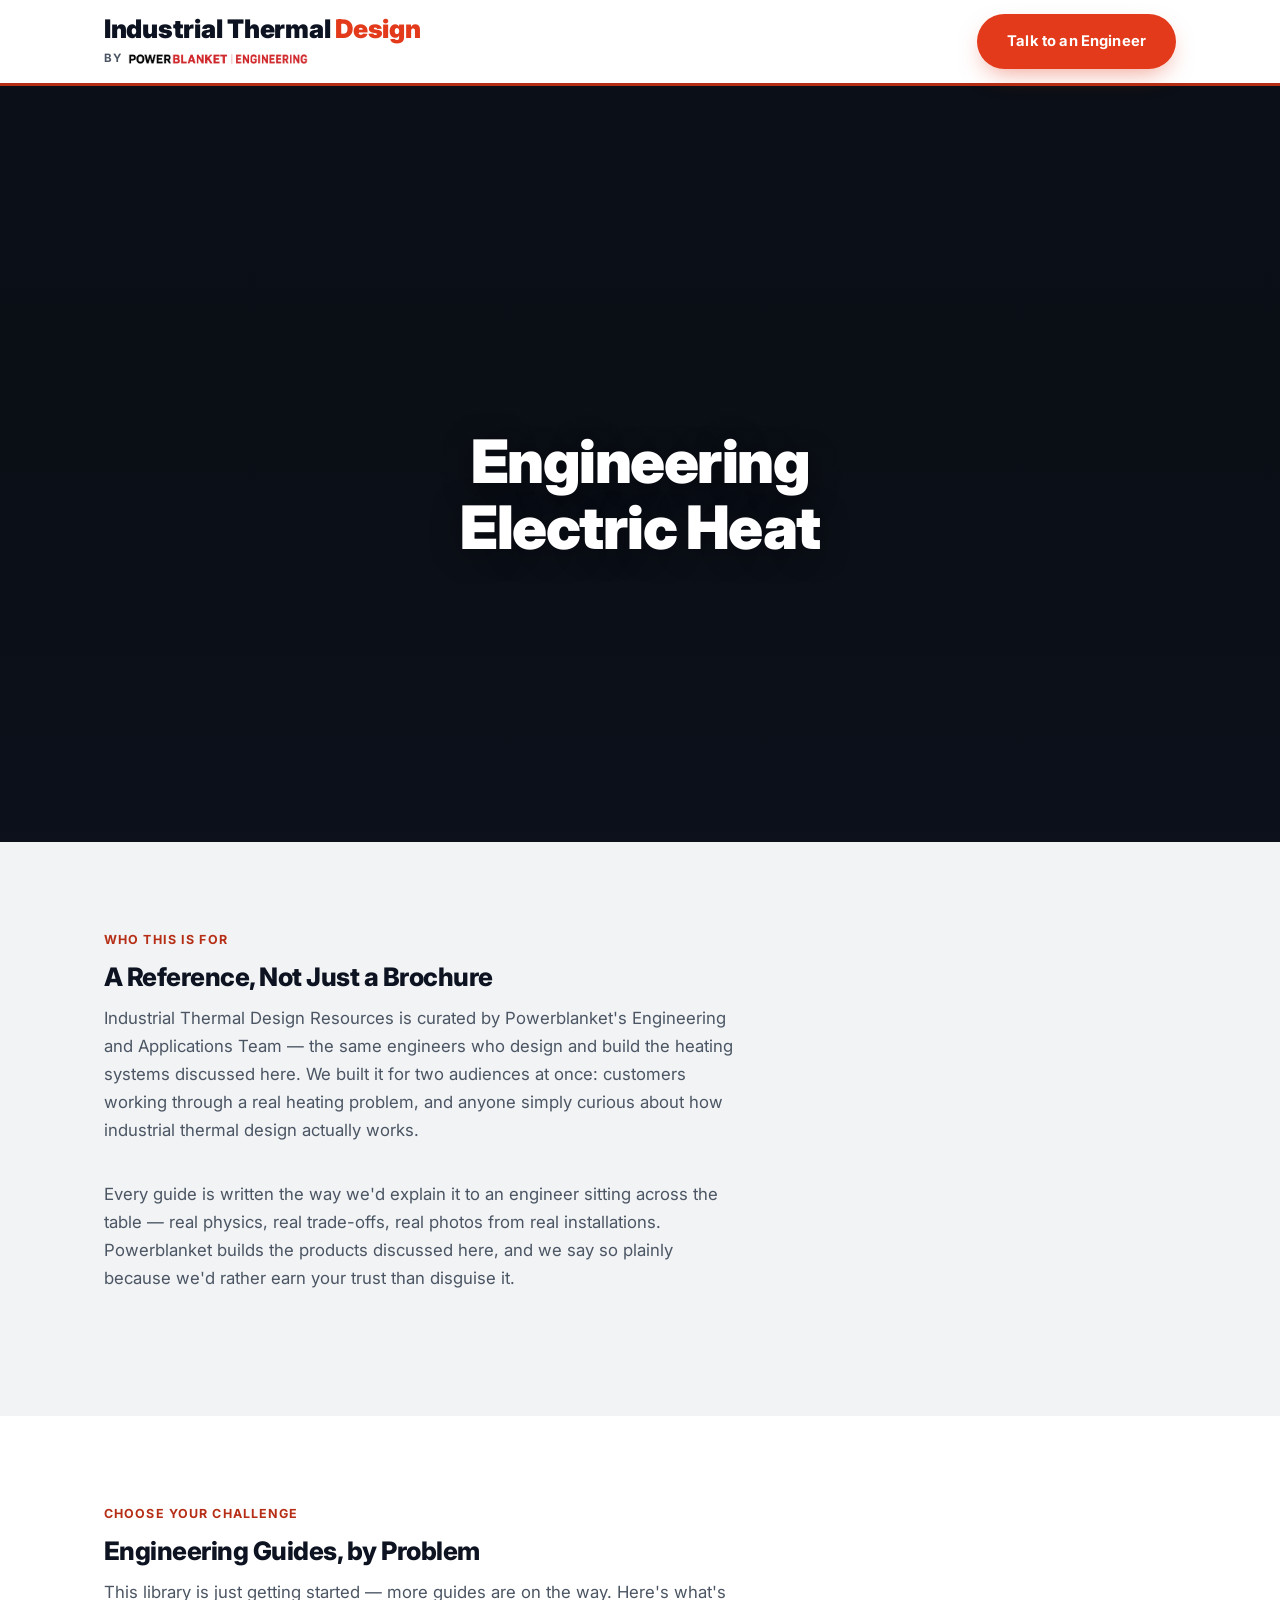
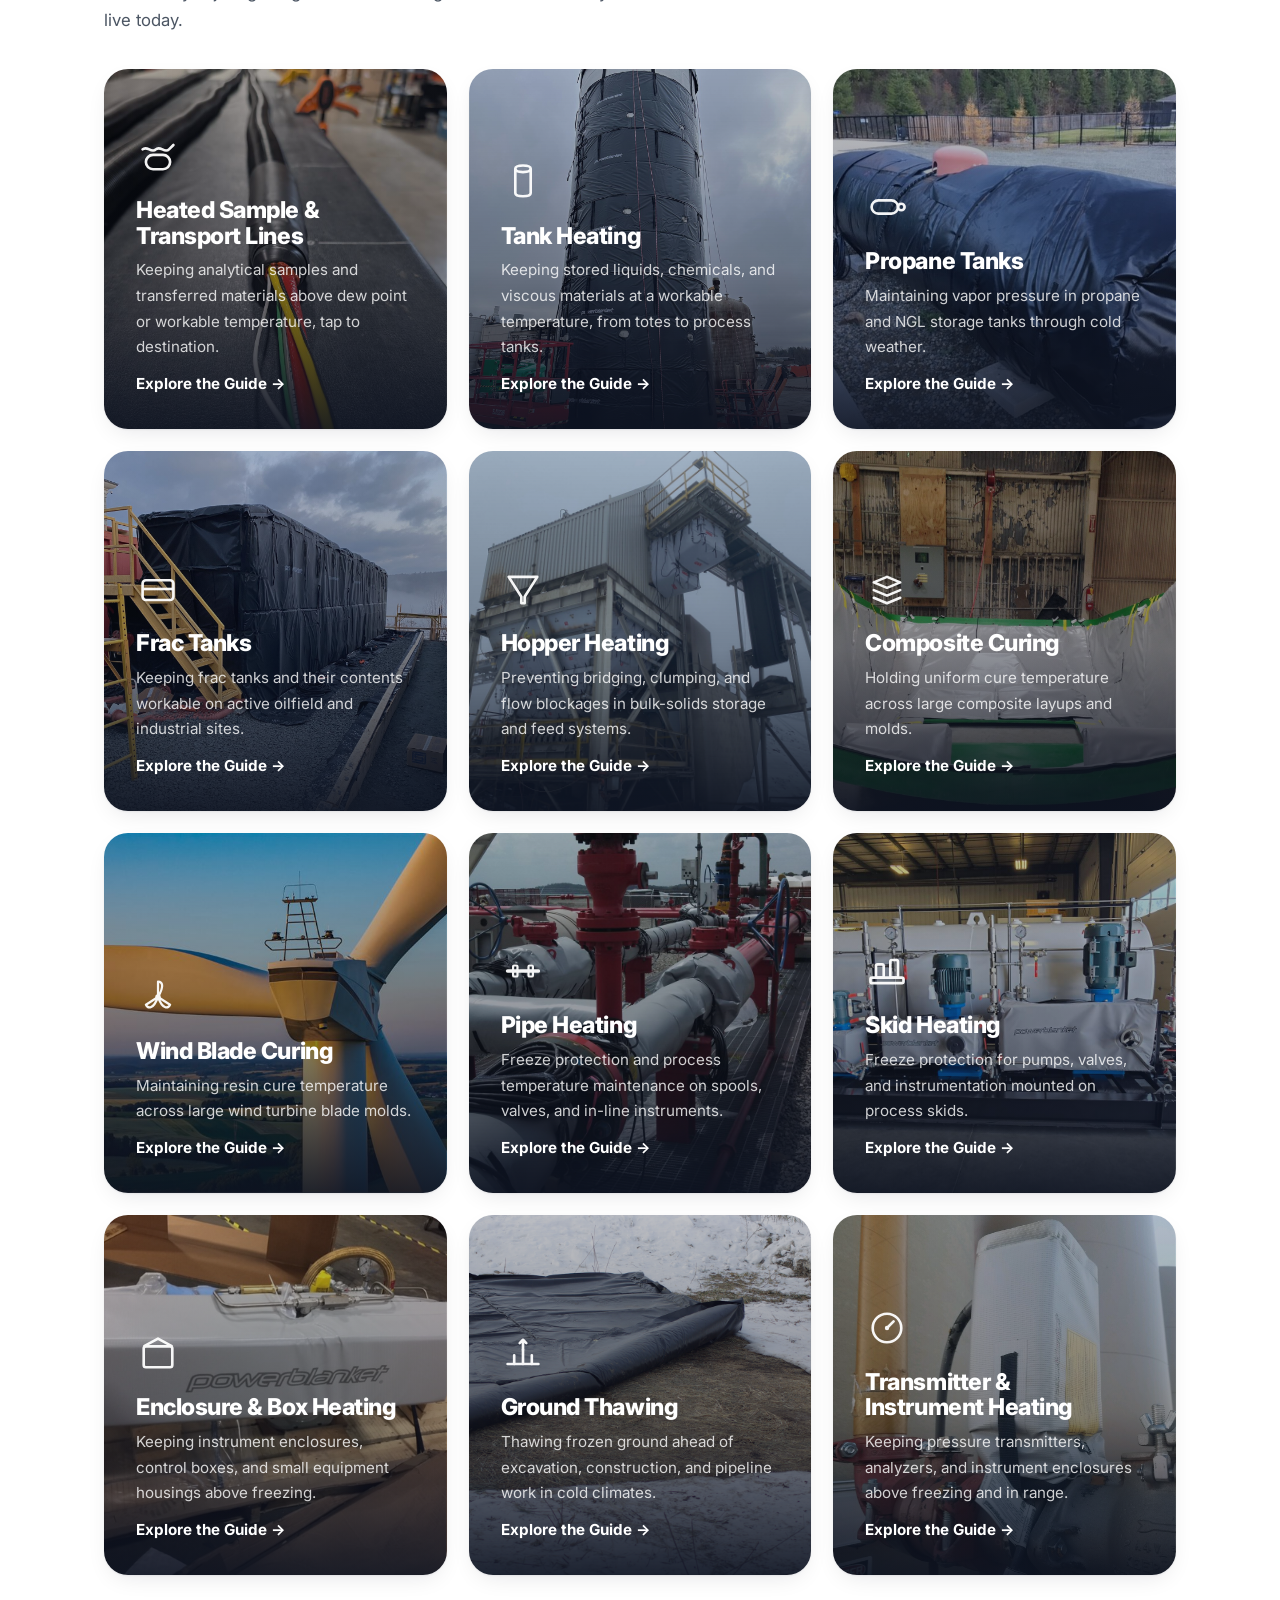
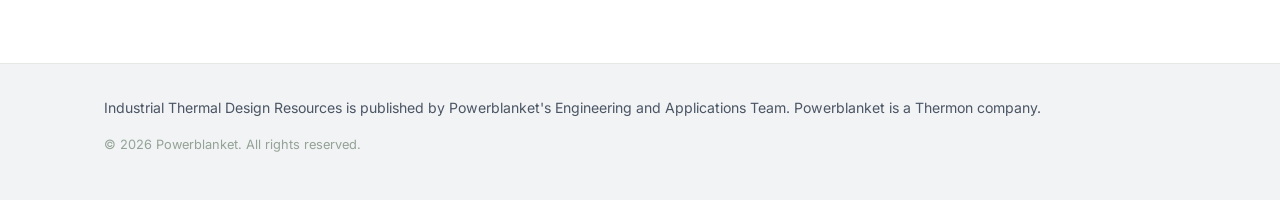
<file: index.html>
<!DOCTYPE html>
<html lang="en">
<head>
<meta charset="UTF-8">
<meta name="viewport" content="width=device-width, initial-scale=1.0">
<title>Industrial Thermal Design Resources | Powerblanket Engineering</title>
<meta name="description" content="Engineering guides for industrial heating from Powerblanket's Engineering Team — sample lines, tank heating, frac tanks, freeze protection, and more.">

<link rel="canonical" href="https://www.industrialthermaldesign.com/">

<meta property="og:type" content="website">
<meta property="og:site_name" content="Industrial Thermal Design Resources">
<meta property="og:title" content="Industrial Thermal Design Resources | Powerblanket Engineering">
<meta property="og:description" content="Engineering guides for industrial heating from Powerblanket's Engineering Team — sample lines, tank heating, frac tanks, freeze protection, and more.">
<meta property="og:url" content="https://www.industrialthermaldesign.com/">
<meta property="og:image" content="https://www.industrialthermaldesign.com/assets/hero/hero-1.jpg">
<meta name="twitter:card" content="summary_large_image">
<meta name="twitter:title" content="Industrial Thermal Design Resources | Powerblanket Engineering">
<meta name="twitter:description" content="Engineering guides for industrial heating from Powerblanket's Engineering Team — sample lines, tank heating, frac tanks, freeze protection, and more.">
<meta name="twitter:image" content="https://www.industrialthermaldesign.com/assets/hero/hero-1.jpg">

<link rel="icon" type="image/png" sizes="32x32" href="assets/favicon-32.png">
<link rel="icon" type="image/png" sizes="16x16" href="assets/favicon-16.png">
<link rel="apple-touch-icon" sizes="180x180" href="assets/apple-touch-icon.png">
<meta name="theme-color" content="#e23a1a">

<link rel="preconnect" href="https://fonts.googleapis.com">
<link rel="preconnect" href="https://fonts.gstatic.com" crossorigin>
<link href="https://fonts.googleapis.com/css2?family=Inter:wght@400;500;600;700;800;900&display=swap" rel="stylesheet">
<link rel="stylesheet" href="styles.css">

<script type="application/ld+json">
{
  "@context": "https://schema.org",
  "@type": "Organization",
  "name": "Powerblanket",
  "url": "https://www.industrialthermaldesign.com/",
  "logo": "https://www.industrialthermaldesign.com/assets/pb-engineering-logo.png",
  "telephone": "+1-801-506-0198",
  "address": {
    "@type": "PostalAddress",
    "streetAddress": "3130 South 1030 West, Suite 1",
    "addressLocality": "Salt Lake City",
    "addressRegion": "UT",
    "postalCode": "84119",
    "addressCountry": "US"
  },
  "parentOrganization": { "@type": "Organization", "name": "Thermon" },
  "sameAs": ["https://www.powerblanket.com"]
}
</script>
</head>
<body>

<!-- Analytics: Google Analytics 4 -->
<script async src="https://www.googletagmanager.com/gtag/js?id=G-KSJJZEFD7X"></script>
<script>
  window.dataLayer = window.dataLayer || [];
  function gtag(){ dataLayer.push(arguments); }
  gtag('js', new Date());
  gtag('config', 'G-KSJJZEFD7X');
</script>

<header class="hub-banner">
  <div class="container hub-banner-inner">
    <div class="hub-banner-brand">
      <a class="hub-banner-title-link" href="/" aria-label="Industrial Thermal Design home">
        <p class="hub-banner-title">Industrial Thermal <span class="brand-accent">Design</span></p>
      </a>
      <div class="hub-banner-byline">
        <span>by</span>
        <a href="https://www.powerblanket.com" target="_blank" rel="noopener" aria-label="Powerblanket.com">
          <img src="assets/pb-engineering-logo.png" alt="Powerblanket Engineering" class="hub-banner-byline-logo">
        </a>
      </div>
    </div>
    <a href="/talk-to-an-engineer/" class="btn btn-primary btn-banner">Talk to an Engineer</a>
  </div>
</header>

<section class="hero hero-big">
  <div class="hero-slideshow" aria-hidden="true">
    <div class="hero-slide" style="background-image:url('assets/hero/hero-1.jpg');"></div>
    <div class="hero-slide" data-bg="assets/hero/hero-2.jpg"></div>
    <div class="hero-slide" data-bg="assets/hero/hero-3.jpg"></div>
    <div class="hero-slide" data-bg="assets/hero/hero-4.jpg" style="background-position: center 20%;"></div>
    <div class="hero-slide" data-bg="assets/hero/hero-5.jpg"></div>
    <div class="hero-slide" data-bg="assets/hero/hero-6.jpg"></div>
    <div class="hero-slide" data-bg="assets/hero/hero-7.jpg"></div>
    <div class="hero-slide" data-bg="assets/hero/hero-8.jpg"></div>
    <div class="hero-slide" data-bg="assets/hero/hero-9.jpg" style="background-position: center 25%;"></div>
    <div class="hero-slide" data-bg="assets/hero/hero-10.jpg"></div>
  </div>
  <div class="hero-scrim"></div>
  <div class="container hub-hero-inner">
    <h1>Engineering Electric Heat</h1>
  </div>
</section>

<section class="section section-alt">
  <div class="container">
    <p class="kicker">Who This Is For</p>
    <h2>A Reference, Not Just a Brochure</h2>
    <p class="section-intro">
      Industrial Thermal Design Resources is curated by Powerblanket's Engineering and Applications
      Team — the same engineers who design and build the heating systems discussed here. We built
      it for two audiences at once: customers working through a real heating problem, and anyone
      simply curious about how industrial thermal design actually works.
    </p>
    <p class="section-intro">
      Every guide is written the way we'd explain it to an engineer sitting across the table — real
      physics, real trade-offs, real photos from real installations. Powerblanket builds the products
      discussed here, and we say so plainly because we'd rather earn your trust than disguise it.
    </p>
  </div>
</section>

<section id="guides" class="section hub-tiles-section">
  <div class="container">
    <p class="kicker">Choose Your Challenge</p>
    <h2>Engineering Guides, by Problem</h2>
    <p class="section-intro">
      This library is just getting started — more guides are on the way. Here's what's live today.
    </p>
    <div class="tile-grid">
      <a class="tile tile-sampleline" href="heatedsamplelines/">
        <div class="tile-icon" aria-hidden="true">
          <svg viewBox="0 0 40 40" fill="none" xmlns="http://www.w3.org/2000/svg">
            <path d="M6 14C10 10 14 18 18 14C22 10 26 18 30 14C32 12 33 11 34 10" stroke="#fff" stroke-width="2.4" stroke-linecap="round"/>
            <rect x="9" y="19" width="22" height="13" rx="6.5" stroke="#fff" stroke-width="2.4"/>
          </svg>
        </div>
        <div class="tile-body">
          <h3>Heated Sample &amp; Transport Lines</h3>
          <p>Keeping analytical samples and transferred materials above dew point or workable temperature, tap to destination.</p>
          <span class="tile-cta">Explore the Guide &rarr;</span>
        </div>
      </a>

      <a class="tile tile-tank" href="tankheating/">
        <div class="tile-icon" aria-hidden="true">
          <svg viewBox="0 0 40 40" fill="none" xmlns="http://www.w3.org/2000/svg">
            <path d="M13 8C13 6 16 5 20 5C24 5 27 6 27 8V30C27 32 24 33 20 33C16 33 13 32 13 30V8Z" stroke="#fff" stroke-width="2.4"/>
            <path d="M13 8C13 10 16 11 20 11C24 11 27 10 27 8" stroke="#fff" stroke-width="2.4"/>
          </svg>
        </div>
        <div class="tile-body">
          <h3>Tank Heating</h3>
          <p>Keeping stored liquids, chemicals, and viscous materials at a workable temperature, from totes to process tanks.</p>
          <span class="tile-cta">Explore the Guide &rarr;</span>
        </div>
      </a>

      <a class="tile tile-propane" href="propanetanks/">
        <div class="tile-icon" aria-hidden="true">
          <svg viewBox="0 0 40 40" fill="none" xmlns="http://www.w3.org/2000/svg">
            <rect x="6" y="14" width="24" height="12" rx="6" stroke="#fff" stroke-width="2.4"/>
            <circle cx="33" cy="20" r="3" stroke="#fff" stroke-width="2.4"/>
          </svg>
        </div>
        <div class="tile-body">
          <h3>Propane Tanks</h3>
          <p>Maintaining vapor pressure in propane and NGL storage tanks through cold weather.</p>
          <span class="tile-cta">Explore the Guide &rarr;</span>
        </div>
      </a>

      <a class="tile tile-fractank" href="fractanks/">
        <div class="tile-icon" aria-hidden="true">
          <svg viewBox="0 0 40 40" fill="none" xmlns="http://www.w3.org/2000/svg">
            <rect x="6" y="12" width="28" height="18" rx="3" stroke="#fff" stroke-width="2.4"/>
            <path d="M6 20H34" stroke="#fff" stroke-width="2.4"/>
          </svg>
        </div>
        <div class="tile-body">
          <h3>Frac Tanks</h3>
          <p>Keeping frac tanks and their contents workable on active oilfield and industrial sites.</p>
          <span class="tile-cta">Explore the Guide &rarr;</span>
        </div>
      </a>

      <a class="tile tile-hopper" href="hopperheating/">
        <div class="tile-icon" aria-hidden="true">
          <svg viewBox="0 0 40 40" fill="none" xmlns="http://www.w3.org/2000/svg">
            <path d="M7 9H33L21.5 27V33H18.5V27L7 9Z" stroke="#fff" stroke-width="2.4" stroke-linejoin="round"/>
          </svg>
        </div>
        <div class="tile-body">
          <h3>Hopper Heating</h3>
          <p>Preventing bridging, clumping, and flow blockages in bulk-solids storage and feed systems.</p>
          <span class="tile-cta">Explore the Guide &rarr;</span>
        </div>
      </a>

      <a class="tile tile-composite" href="compositecuring/">
        <div class="tile-icon" aria-hidden="true">
          <svg viewBox="0 0 40 40" fill="none" xmlns="http://www.w3.org/2000/svg">
            <path d="M8 14L20 9L32 14L20 19L8 14Z" stroke="#fff" stroke-width="2.4" stroke-linejoin="round"/>
            <path d="M8 21L20 26L32 21" stroke="#fff" stroke-width="2.4" stroke-linecap="round" stroke-linejoin="round"/>
            <path d="M8 28L20 33L32 28" stroke="#fff" stroke-width="2.4" stroke-linecap="round" stroke-linejoin="round"/>
          </svg>
        </div>
        <div class="tile-body">
          <h3>Composite Curing</h3>
          <p>Holding uniform cure temperature across large composite layups and molds.</p>
          <span class="tile-cta">Explore the Guide &rarr;</span>
        </div>
      </a>

      <a class="tile tile-windblade" href="windbladecuring/">
        <div class="tile-icon" aria-hidden="true">
          <svg viewBox="0 0 40 40" fill="none" xmlns="http://www.w3.org/2000/svg">
            <circle cx="20" cy="20" r="2.5" fill="#fff"/>
            <path d="M20 20L20 6C24 6 26 10 20 20Z" stroke="#fff" stroke-width="2" stroke-linejoin="round"/>
            <path d="M20 20L31 27C29 31 24 31 20 20Z" stroke="#fff" stroke-width="2" stroke-linejoin="round"/>
            <path d="M20 20L9 27C11 31 16 31 20 20Z" stroke="#fff" stroke-width="2" stroke-linejoin="round"/>
          </svg>
        </div>
        <div class="tile-body">
          <h3>Wind Blade Curing</h3>
          <p>Maintaining resin cure temperature across large wind turbine blade molds.</p>
          <span class="tile-cta">Explore the Guide &rarr;</span>
        </div>
      </a>

      <a class="tile tile-pipe" href="pipeheating/">
        <div class="tile-icon" aria-hidden="true">
          <svg viewBox="0 0 40 40" fill="none" xmlns="http://www.w3.org/2000/svg">
            <path d="M6 20H34" stroke="#fff" stroke-width="3.2" stroke-linecap="round"/>
            <rect x="11" y="15" width="4" height="10" rx="1" stroke="#fff" stroke-width="2"/>
            <rect x="25" y="15" width="4" height="10" rx="1" stroke="#fff" stroke-width="2"/>
          </svg>
        </div>
        <div class="tile-body">
          <h3>Pipe Heating</h3>
          <p>Freeze protection and process temperature maintenance on spools, valves, and in-line instruments.</p>
          <span class="tile-cta">Explore the Guide &rarr;</span>
        </div>
      </a>

      <a class="tile tile-skid" href="skidheating/">
        <div class="tile-icon" aria-hidden="true">
          <svg viewBox="0 0 40 40" fill="none" xmlns="http://www.w3.org/2000/svg">
            <rect x="5" y="26" width="30" height="5" rx="1.5" stroke="#fff" stroke-width="2.4"/>
            <rect x="10" y="14" width="7" height="12" rx="1.5" stroke="#fff" stroke-width="2.4"/>
            <rect x="23" y="10" width="7" height="16" rx="1.5" stroke="#fff" stroke-width="2.4"/>
          </svg>
        </div>
        <div class="tile-body">
          <h3>Skid Heating</h3>
          <p>Freeze protection for pumps, valves, and instrumentation mounted on process skids.</p>
          <span class="tile-cta">Explore the Guide &rarr;</span>
        </div>
      </a>

      <a class="tile tile-boxes" href="boxheating/">
        <div class="tile-icon" aria-hidden="true">
          <svg viewBox="0 0 40 40" fill="none" xmlns="http://www.w3.org/2000/svg">
            <rect x="7" y="14" width="26" height="19" rx="2" stroke="#fff" stroke-width="2.4"/>
            <path d="M7 14L20 7L33 14" stroke="#fff" stroke-width="2.4" stroke-linejoin="round"/>
          </svg>
        </div>
        <div class="tile-body">
          <h3>Enclosure &amp; Box Heating</h3>
          <p>Keeping instrument enclosures, control boxes, and small equipment housings above freezing.</p>
          <span class="tile-cta">Explore the Guide &rarr;</span>
        </div>
      </a>

      <a class="tile tile-groundthaw" href="groundthawing/">
        <div class="tile-icon" aria-hidden="true">
          <svg viewBox="0 0 40 40" fill="none" xmlns="http://www.w3.org/2000/svg">
            <path d="M6 30H34" stroke="#fff" stroke-width="2.4" stroke-linecap="round"/>
            <path d="M12 30V22M20 30V17M28 30V22" stroke="#fff" stroke-width="2.4" stroke-linecap="round"/>
            <path d="M20 17V8M17 11L20 8L23 11" stroke="#fff" stroke-width="2.4" stroke-linecap="round" stroke-linejoin="round"/>
          </svg>
        </div>
        <div class="tile-body">
          <h3>Ground Thawing</h3>
          <p>Thawing frozen ground ahead of excavation, construction, and pipeline work in cold climates.</p>
          <span class="tile-cta">Explore the Guide &rarr;</span>
        </div>
      </a>

      <a class="tile tile-transmitter" href="transmitterheating/">
        <div class="tile-icon" aria-hidden="true">
          <svg viewBox="0 0 40 40" fill="none" xmlns="http://www.w3.org/2000/svg">
            <circle cx="20" cy="20" r="13" stroke="#fff" stroke-width="2.4"/>
            <path d="M20 20L26 14" stroke="#fff" stroke-width="2.4" stroke-linecap="round"/>
            <circle cx="20" cy="20" r="2" fill="#fff"/>
          </svg>
        </div>
        <div class="tile-body">
          <h3>Transmitter &amp; Instrument Heating</h3>
          <p>Keeping pressure transmitters, analyzers, and instrument enclosures above freezing and in range.</p>
          <span class="tile-cta">Explore the Guide &rarr;</span>
        </div>
      </a>
    </div>
  </div>
</section>

<footer class="hub-footer">
  <div class="container">
    <p>
      Industrial Thermal Design Resources is published by Powerblanket's Engineering and Applications Team.
      Powerblanket is a Thermon company.
    </p>
    <p class="hub-footer-meta">&copy; <span id="year"></span> Powerblanket. All rights reserved.</p>
  </div>
</footer>

<script src="script.js"></script>
</body>
</html>
</file>
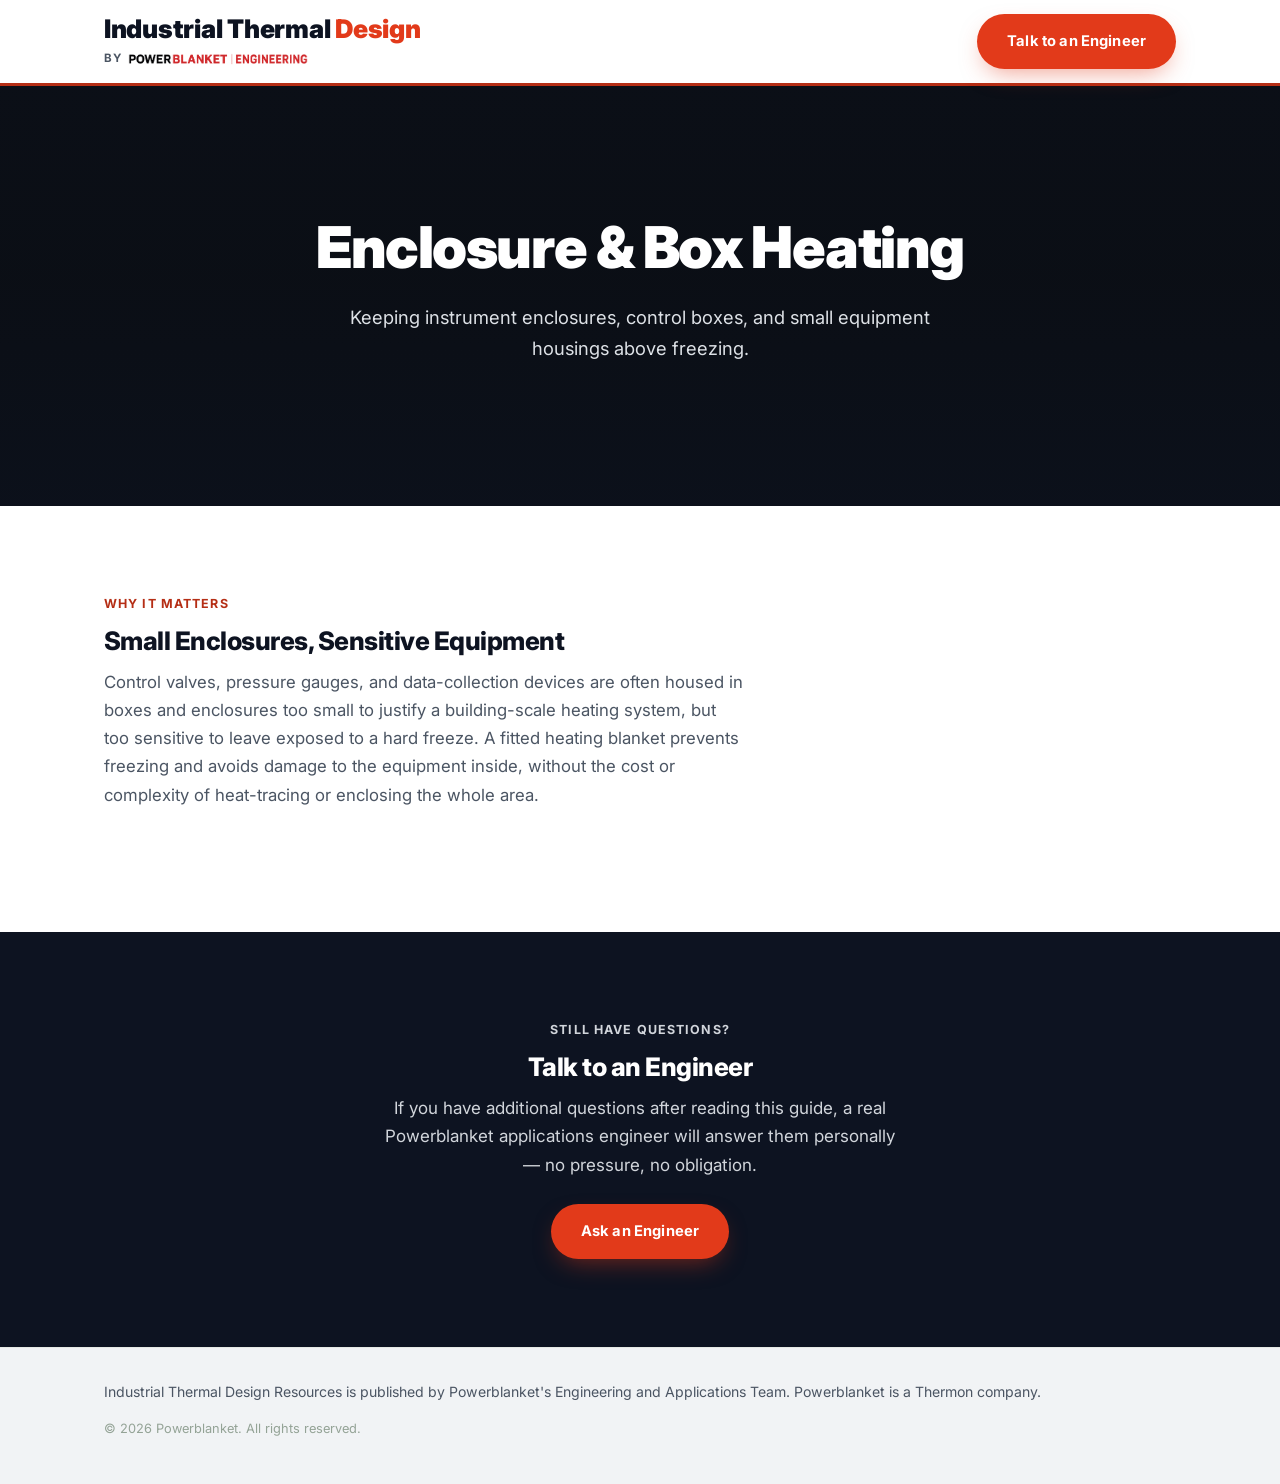
<file: boxheating/index.html>
<!DOCTYPE html>
<html lang="en">
<head>
<meta charset="UTF-8">
<meta name="viewport" content="width=device-width, initial-scale=1.0">
<title>Enclosure &amp; Box Heating | Industrial Thermal Design</title>
<meta name="description" content="Part of Industrial Thermal Design Resources. Keeping instrument enclosures, control boxes, and small equipment housings above freezing.">

<link rel="canonical" href="https://www.industrialthermaldesign.com/boxheating/">

<meta property="og:type" content="website">
<meta property="og:site_name" content="Industrial Thermal Design">
<meta property="og:title" content="Enclosure &amp; Box Heating | Industrial Thermal Design">
<meta property="og:description" content="Keeping instrument enclosures, control boxes, and small equipment housings above freezing.">
<meta property="og:url" content="https://www.industrialthermaldesign.com/boxheating/">
<meta property="og:image" content="https://www.industrialthermaldesign.com/boxheating/assets/hero-1.jpg">
<meta name="twitter:card" content="summary">
<meta name="twitter:title" content="Enclosure &amp; Box Heating | Industrial Thermal Design">
<meta name="twitter:description" content="Keeping instrument enclosures, control boxes, and small equipment housings above freezing.">
<meta name="twitter:image" content="https://www.industrialthermaldesign.com/boxheating/assets/hero-1.jpg">

<link rel="icon" type="image/png" sizes="32x32" href="../assets/favicon-32.png">
<link rel="icon" type="image/png" sizes="16x16" href="../assets/favicon-16.png">
<link rel="apple-touch-icon" sizes="180x180" href="../assets/apple-touch-icon.png">
<meta name="theme-color" content="#e23a1a">

<link rel="preconnect" href="https://fonts.googleapis.com">
<link rel="preconnect" href="https://fonts.gstatic.com" crossorigin>
<link href="https://fonts.googleapis.com/css2?family=Inter:wght@300;400;500;600;700;800;900&display=swap" rel="stylesheet">
<link rel="stylesheet" href="../styles.css">
<link rel="stylesheet" href="style.css">

<script type="application/ld+json">
{
  "@context": "https://schema.org",
  "@type": "Organization",
  "name": "Powerblanket",
  "url": "https://www.industrialthermaldesign.com/boxheating/",
  "logo": "https://www.industrialthermaldesign.com/assets/pb-engineering-logo.png",
  "telephone": "+1-801-506-0198",
  "address": {
    "@type": "PostalAddress",
    "streetAddress": "3130 South 1030 West, Suite 1",
    "addressLocality": "Salt Lake City",
    "addressRegion": "UT",
    "postalCode": "84119",
    "addressCountry": "US"
  },
  "parentOrganization": { "@type": "Organization", "name": "Thermon" },
  "sameAs": ["https://www.powerblanket.com"]
}
</script>
</head>
<body>

<!-- Analytics: Google Analytics 4 -->
<script async src="https://www.googletagmanager.com/gtag/js?id=G-KSJJZEFD7X"></script>
<script>
  window.dataLayer = window.dataLayer || [];
  function gtag(){ dataLayer.push(arguments); }
  gtag('js', new Date());
  gtag('config', 'G-KSJJZEFD7X');
</script>

<header class="hub-banner">
  <div class="container hub-banner-inner">
    <div class="hub-banner-brand">
      <a class="hub-banner-title-link" href="/" aria-label="Industrial Thermal Design home">
        <p class="hub-banner-title">Industrial Thermal <span class="brand-accent">Design</span></p>
      </a>
      <div class="hub-banner-byline">
        <span>by</span>
        <a href="https://www.powerblanket.com" target="_blank" rel="noopener" aria-label="Powerblanket.com">
          <img src="../assets/pb-engineering-logo.png" alt="Powerblanket Engineering" class="hub-banner-byline-logo">
        </a>
      </div>
    </div>
    <a href="/talk-to-an-engineer/" class="btn btn-primary btn-banner">Talk to an Engineer</a>
  </div>
</header>

<!-- HERO -->
<section class="hero">
  <div class="hero-slideshow" aria-hidden="true">
    <div class="hero-slide" style="background-image:url('assets/hero-1.jpg');"></div>
    <div class="hero-slide" data-bg="assets/hero-2.jpg"></div>
  </div>
  <div class="hero-scrim"></div>
  <div class="container hub-hero-inner">
    <h1>Enclosure &amp; Box Heating</h1>
    <p class="hub-hero-lede">Keeping instrument enclosures, control boxes, and small equipment housings above freezing.</p>
  </div>
</section>

<!-- WHY IT MATTERS -->
<section class="section reveal">
  <div class="container">
    <p class="kicker">Why It Matters</p>
    <h2>Small Enclosures, Sensitive Equipment</h2>
    <p class="section-intro">
      Control valves, pressure gauges, and data-collection devices are often housed in boxes and enclosures too
      small to justify a building-scale heating system, but too sensitive to leave exposed to a hard freeze. A
      fitted heating blanket prevents freezing and avoids damage to the equipment inside, without the cost or
      complexity of heat-tracing or enclosing the whole area.
    </p>
  </div>
</section>

<!-- ASK AN ENGINEER -->
<section class="section section-cta-band reveal">
  <div class="container cta-band-inner">
    <p class="kicker kicker-on-dark">Still Have Questions?</p>
    <h2>Talk to an Engineer</h2>
    <p>If you have additional questions after reading this guide, a real Powerblanket applications engineer will
      answer them personally — no pressure, no obligation.</p>
    <a href="/talk-to-an-engineer/" class="btn btn-primary">Ask an Engineer</a>
  </div>
</section>

<footer class="hub-footer">
  <div class="container">
    <p>
      Industrial Thermal Design Resources is published by Powerblanket's Engineering and Applications Team.
      Powerblanket is a Thermon company.
    </p>
    <p class="hub-footer-meta">&copy; <span id="year"></span> Powerblanket. All rights reserved.</p>
  </div>
</footer>

<script src="script.js"></script>
</body>
</html>
</file>
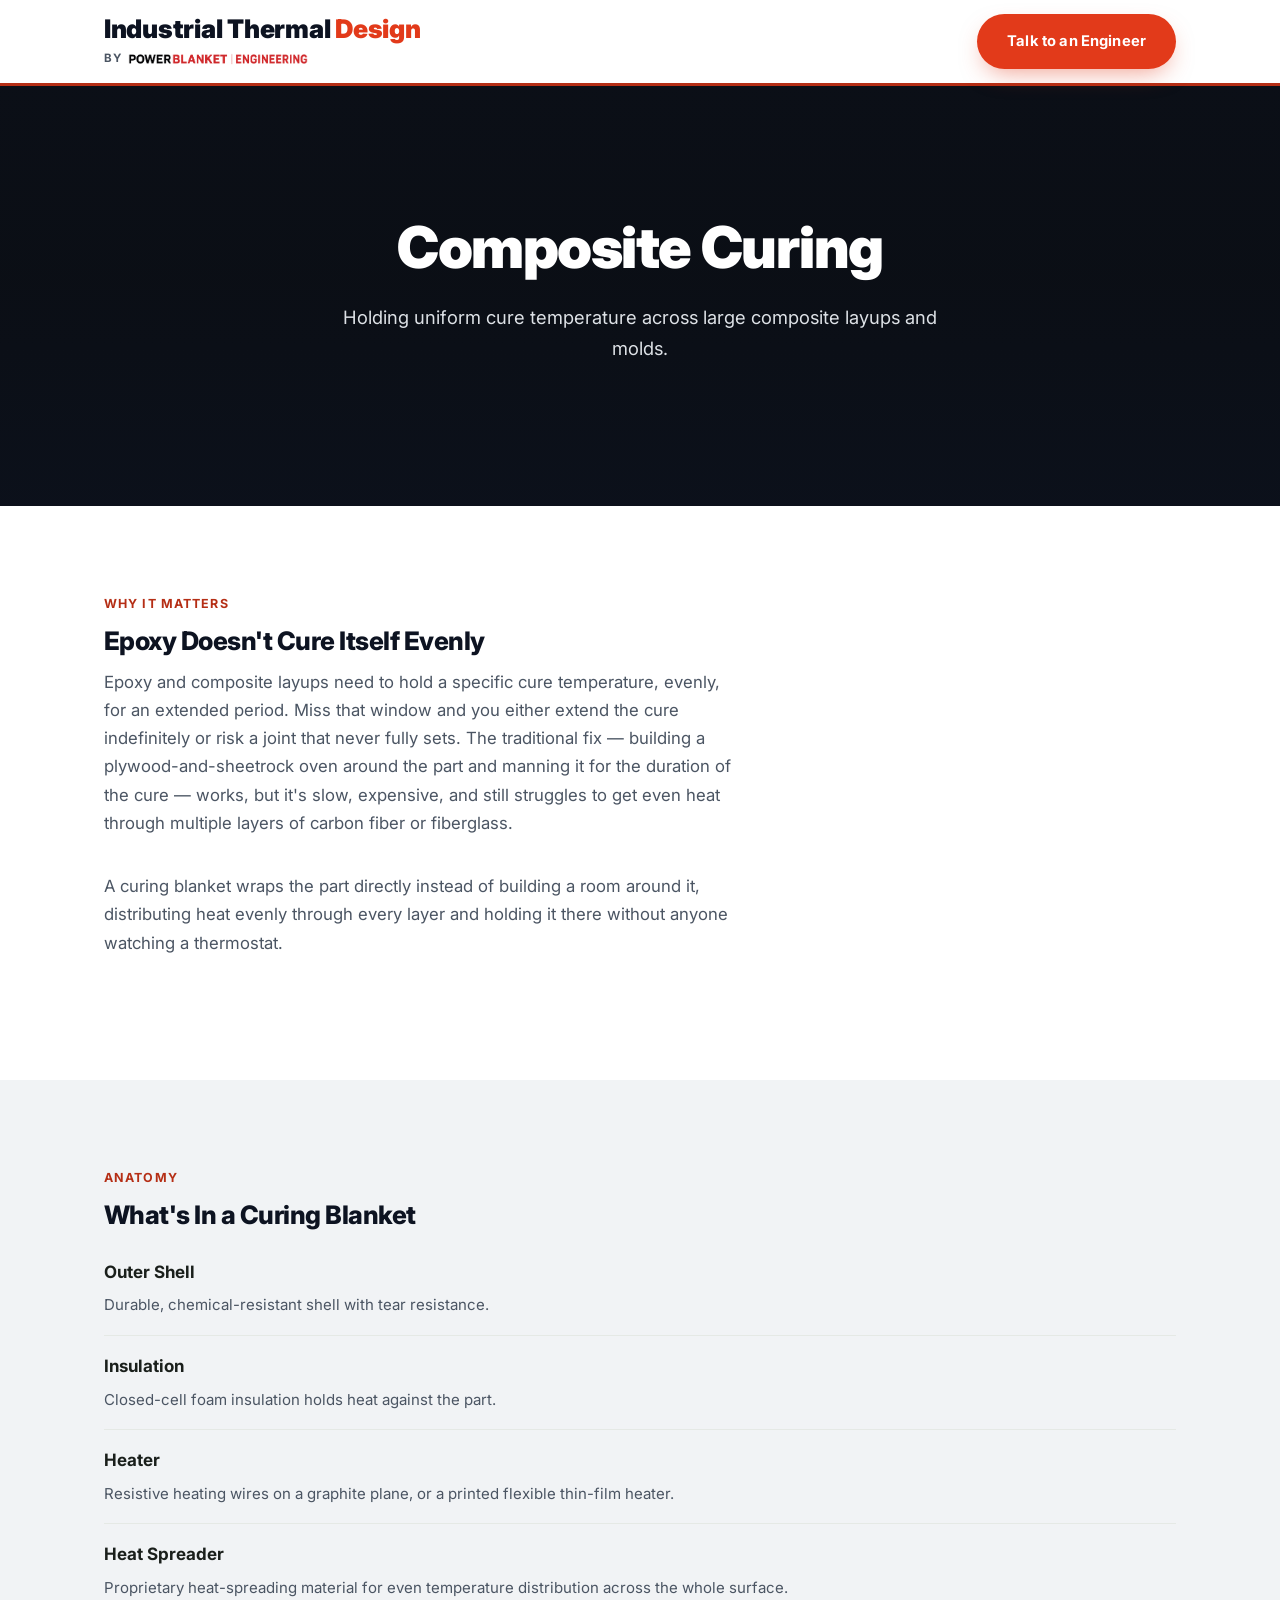
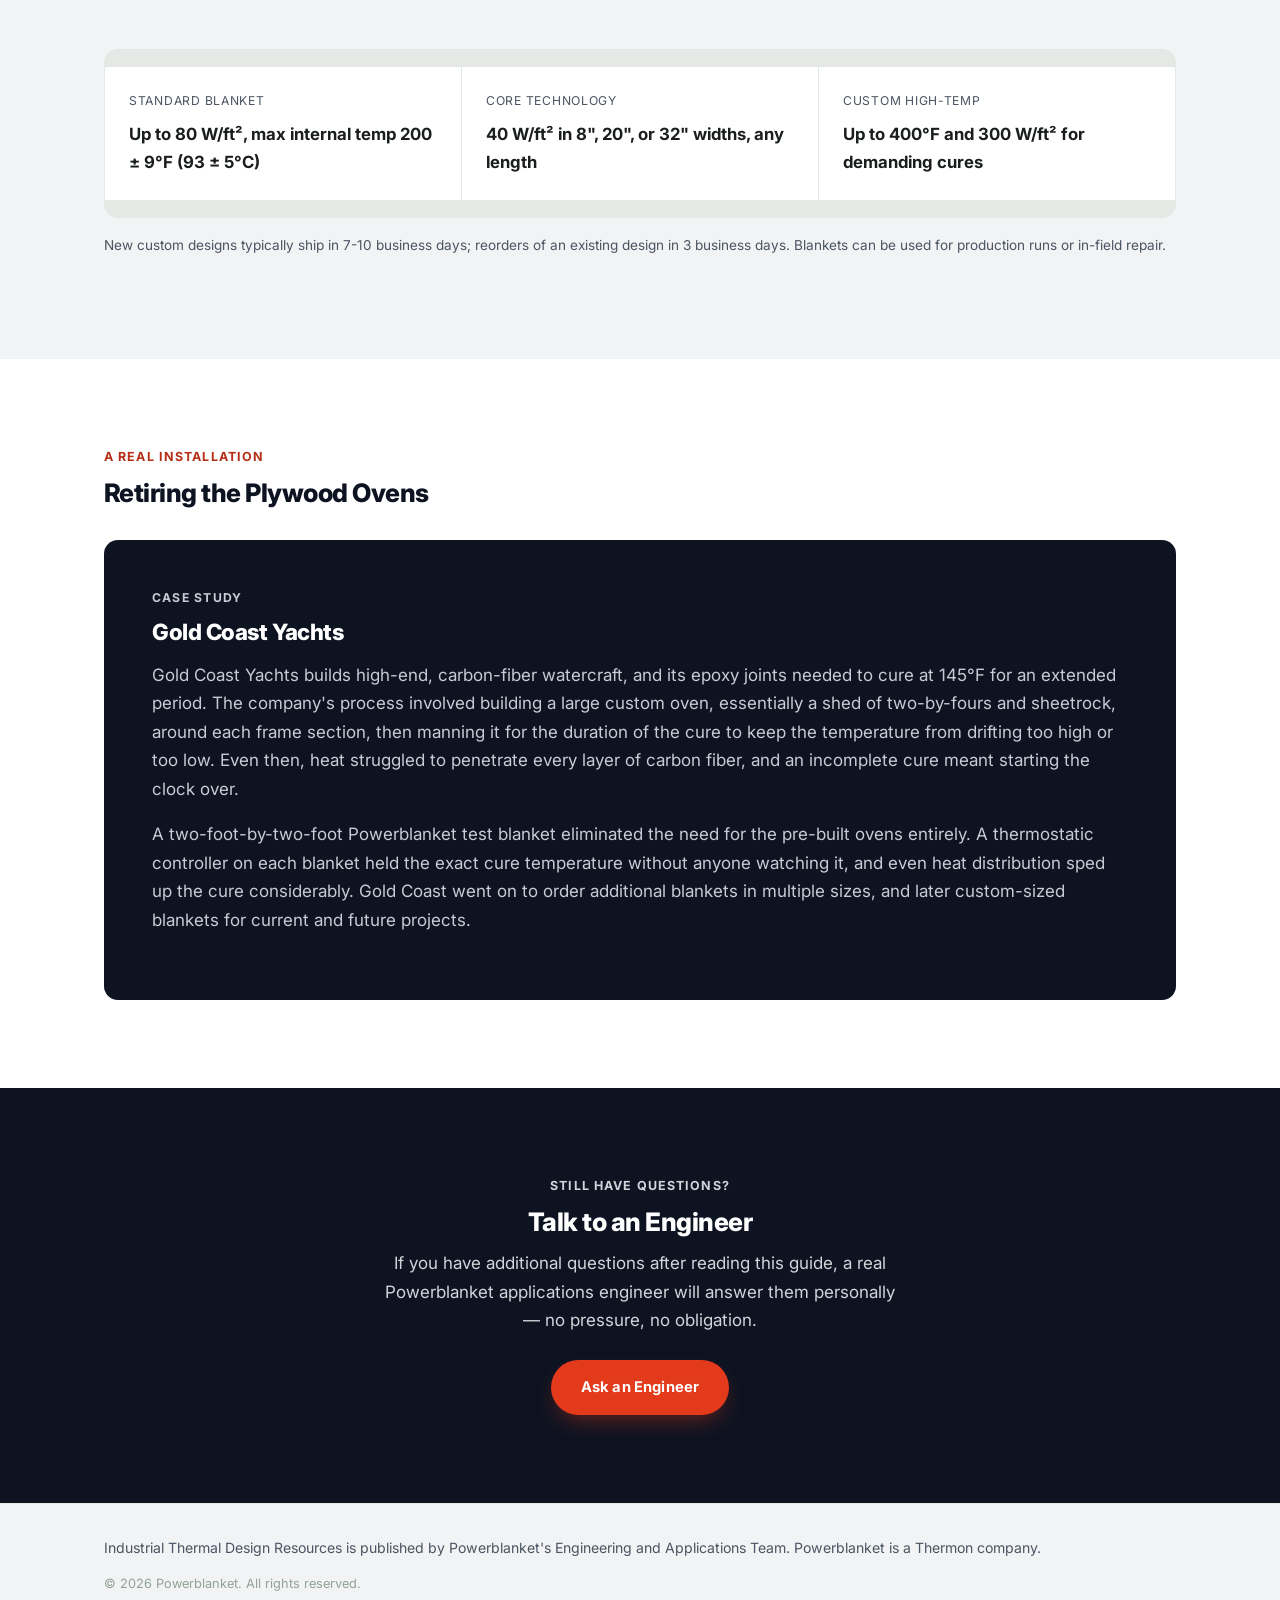
<file: compositecuring/index.html>
<!DOCTYPE html>
<html lang="en">
<head>
<meta charset="UTF-8">
<meta name="viewport" content="width=device-width, initial-scale=1.0">
<title>Composite Curing | Industrial Thermal Design</title>
<meta name="description" content="Part of Industrial Thermal Design Resources. Holding uniform cure temperature across large composite layups and molds.">

<link rel="canonical" href="https://www.industrialthermaldesign.com/compositecuring/">

<meta property="og:type" content="website">
<meta property="og:site_name" content="Industrial Thermal Design">
<meta property="og:title" content="Composite Curing | Industrial Thermal Design">
<meta property="og:description" content="Holding uniform cure temperature across large composite layups and molds.">
<meta property="og:url" content="https://www.industrialthermaldesign.com/compositecuring/">
<meta property="og:image" content="https://www.industrialthermaldesign.com/compositecuring/assets/hero-1.jpg">
<meta name="twitter:card" content="summary">
<meta name="twitter:title" content="Composite Curing | Industrial Thermal Design">
<meta name="twitter:description" content="Holding uniform cure temperature across large composite layups and molds.">
<meta name="twitter:image" content="https://www.industrialthermaldesign.com/compositecuring/assets/hero-1.jpg">

<link rel="icon" type="image/png" sizes="32x32" href="../assets/favicon-32.png">
<link rel="icon" type="image/png" sizes="16x16" href="../assets/favicon-16.png">
<link rel="apple-touch-icon" sizes="180x180" href="../assets/apple-touch-icon.png">
<meta name="theme-color" content="#e23a1a">

<link rel="preconnect" href="https://fonts.googleapis.com">
<link rel="preconnect" href="https://fonts.gstatic.com" crossorigin>
<link href="https://fonts.googleapis.com/css2?family=Inter:wght@300;400;500;600;700;800;900&display=swap" rel="stylesheet">
<link rel="stylesheet" href="../styles.css">
<link rel="stylesheet" href="style.css">

<script type="application/ld+json">
{
  "@context": "https://schema.org",
  "@type": "Organization",
  "name": "Powerblanket",
  "url": "https://www.industrialthermaldesign.com/compositecuring/",
  "logo": "https://www.industrialthermaldesign.com/assets/pb-engineering-logo.png",
  "telephone": "+1-801-506-0198",
  "address": {
    "@type": "PostalAddress",
    "streetAddress": "3130 South 1030 West, Suite 1",
    "addressLocality": "Salt Lake City",
    "addressRegion": "UT",
    "postalCode": "84119",
    "addressCountry": "US"
  },
  "parentOrganization": { "@type": "Organization", "name": "Thermon" },
  "sameAs": ["https://www.powerblanket.com"]
}
</script>
</head>
<body>

<!-- Analytics: Google Analytics 4 -->
<script async src="https://www.googletagmanager.com/gtag/js?id=G-KSJJZEFD7X"></script>
<script>
  window.dataLayer = window.dataLayer || [];
  function gtag(){ dataLayer.push(arguments); }
  gtag('js', new Date());
  gtag('config', 'G-KSJJZEFD7X');
</script>

<header class="hub-banner">
  <div class="container hub-banner-inner">
    <div class="hub-banner-brand">
      <a class="hub-banner-title-link" href="/" aria-label="Industrial Thermal Design home">
        <p class="hub-banner-title">Industrial Thermal <span class="brand-accent">Design</span></p>
      </a>
      <div class="hub-banner-byline">
        <span>by</span>
        <a href="https://www.powerblanket.com" target="_blank" rel="noopener" aria-label="Powerblanket.com">
          <img src="../assets/pb-engineering-logo.png" alt="Powerblanket Engineering" class="hub-banner-byline-logo">
        </a>
      </div>
    </div>
    <a href="/talk-to-an-engineer/" class="btn btn-primary btn-banner">Talk to an Engineer</a>
  </div>
</header>

<!-- HERO -->
<section class="hero">
  <div class="hero-slideshow" aria-hidden="true">
    <div class="hero-slide" style="background-image:url('assets/hero-1.jpg');"></div>
    <div class="hero-slide" data-bg="assets/hero-2.jpg"></div>
  </div>
  <div class="hero-scrim"></div>
  <div class="container hub-hero-inner">
    <h1>Composite Curing</h1>
    <p class="hub-hero-lede">Holding uniform cure temperature across large composite layups and molds.</p>
  </div>
</section>

<!-- WHY IT MATTERS -->
<section class="section reveal">
  <div class="container">
    <p class="kicker">Why It Matters</p>
    <h2>Epoxy Doesn't Cure Itself Evenly</h2>
    <p class="section-intro">
      Epoxy and composite layups need to hold a specific cure temperature, evenly, for an extended period. Miss
      that window and you either extend the cure indefinitely or risk a joint that never fully sets. The
      traditional fix — building a plywood-and-sheetrock oven around the part and manning it for the duration of
      the cure — works, but it's slow, expensive, and still struggles to get even heat through multiple layers of
      carbon fiber or fiberglass.
    </p>
    <p class="section-intro">
      A curing blanket wraps the part directly instead of building a room around it, distributing heat evenly
      through every layer and holding it there without anyone watching a thermostat.
    </p>
  </div>
</section>

<!-- ANATOMY -->
<section class="section section-alt reveal">
  <div class="container">
    <p class="kicker">Anatomy</p>
    <h2>What's In a Curing Blanket</h2>
    <ul class="content-anatomy-list">
      <li><strong>Outer Shell</strong><span>Durable, chemical-resistant shell with tear resistance.</span></li>
      <li><strong>Insulation</strong><span>Closed-cell foam insulation holds heat against the part.</span></li>
      <li><strong>Heater</strong><span>Resistive heating wires on a graphite plane, or a printed flexible thin-film heater.</span></li>
      <li><strong>Heat Spreader</strong><span>Proprietary heat-spreading material for even temperature distribution across the whole surface.</span></li>
    </ul>
    <div class="spec-grid">
      <dl class="spec-item">
        <dt>Standard Blanket</dt>
        <dd>Up to 80 W/ft&sup2;, max internal temp 200 &plusmn; 9&deg;F (93 &plusmn; 5&deg;C)</dd>
      </dl>
      <dl class="spec-item">
        <dt>Core Technology</dt>
        <dd>40 W/ft&sup2; in 8", 20", or 32" widths, any length</dd>
      </dl>
      <dl class="spec-item">
        <dt>Custom High-Temp</dt>
        <dd>Up to 400&deg;F and 300 W/ft&sup2; for demanding cures</dd>
      </dl>
    </div>
    <p class="disclaimer" style="margin-top: 16px; color: var(--ink-soft); font-size: 0.85rem;">
      New custom designs typically ship in 7-10 business days; reorders of an existing design in 3 business days.
      Blankets can be used for production runs or in-field repair.
    </p>
  </div>
</section>

<!-- CASE STUDY: GOLD COAST YACHTS -->
<section class="section reveal">
  <div class="container">
    <p class="kicker">A Real Installation</p>
    <h2>Retiring the Plywood Ovens</h2>
    <div class="case-study-block">
      <p class="case-study-kicker">Case Study</p>
      <h3>Gold Coast Yachts</h3>
      <p>
        Gold Coast Yachts builds high-end, carbon-fiber watercraft, and its epoxy joints needed to cure at 145°F
        for an extended period. The company's process involved building a large custom oven, essentially a shed
        of two-by-fours and sheetrock, around each frame section, then manning it for the duration of the cure to
        keep the temperature from drifting too high or too low. Even then, heat struggled to penetrate every
        layer of carbon fiber, and an incomplete cure meant starting the clock over.
      </p>
      <p>
        A two-foot-by-two-foot Powerblanket test blanket eliminated the need for the pre-built ovens entirely. A
        thermostatic controller on each blanket held the exact cure temperature without anyone watching it, and
        even heat distribution sped up the cure considerably. Gold Coast went on to order additional blankets in
        multiple sizes, and later custom-sized blankets for current and future projects.
      </p>
    </div>
  </div>
</section>

<!-- ASK AN ENGINEER -->
<section class="section section-cta-band reveal">
  <div class="container cta-band-inner">
    <p class="kicker kicker-on-dark">Still Have Questions?</p>
    <h2>Talk to an Engineer</h2>
    <p>If you have additional questions after reading this guide, a real Powerblanket applications engineer will
      answer them personally — no pressure, no obligation.</p>
    <a href="/talk-to-an-engineer/" class="btn btn-primary">Ask an Engineer</a>
  </div>
</section>

<footer class="hub-footer">
  <div class="container">
    <p>
      Industrial Thermal Design Resources is published by Powerblanket's Engineering and Applications Team.
      Powerblanket is a Thermon company.
    </p>
    <p class="hub-footer-meta">&copy; <span id="year"></span> Powerblanket. All rights reserved.</p>
  </div>
</footer>

<script src="script.js"></script>
</body>
</html>
</file>
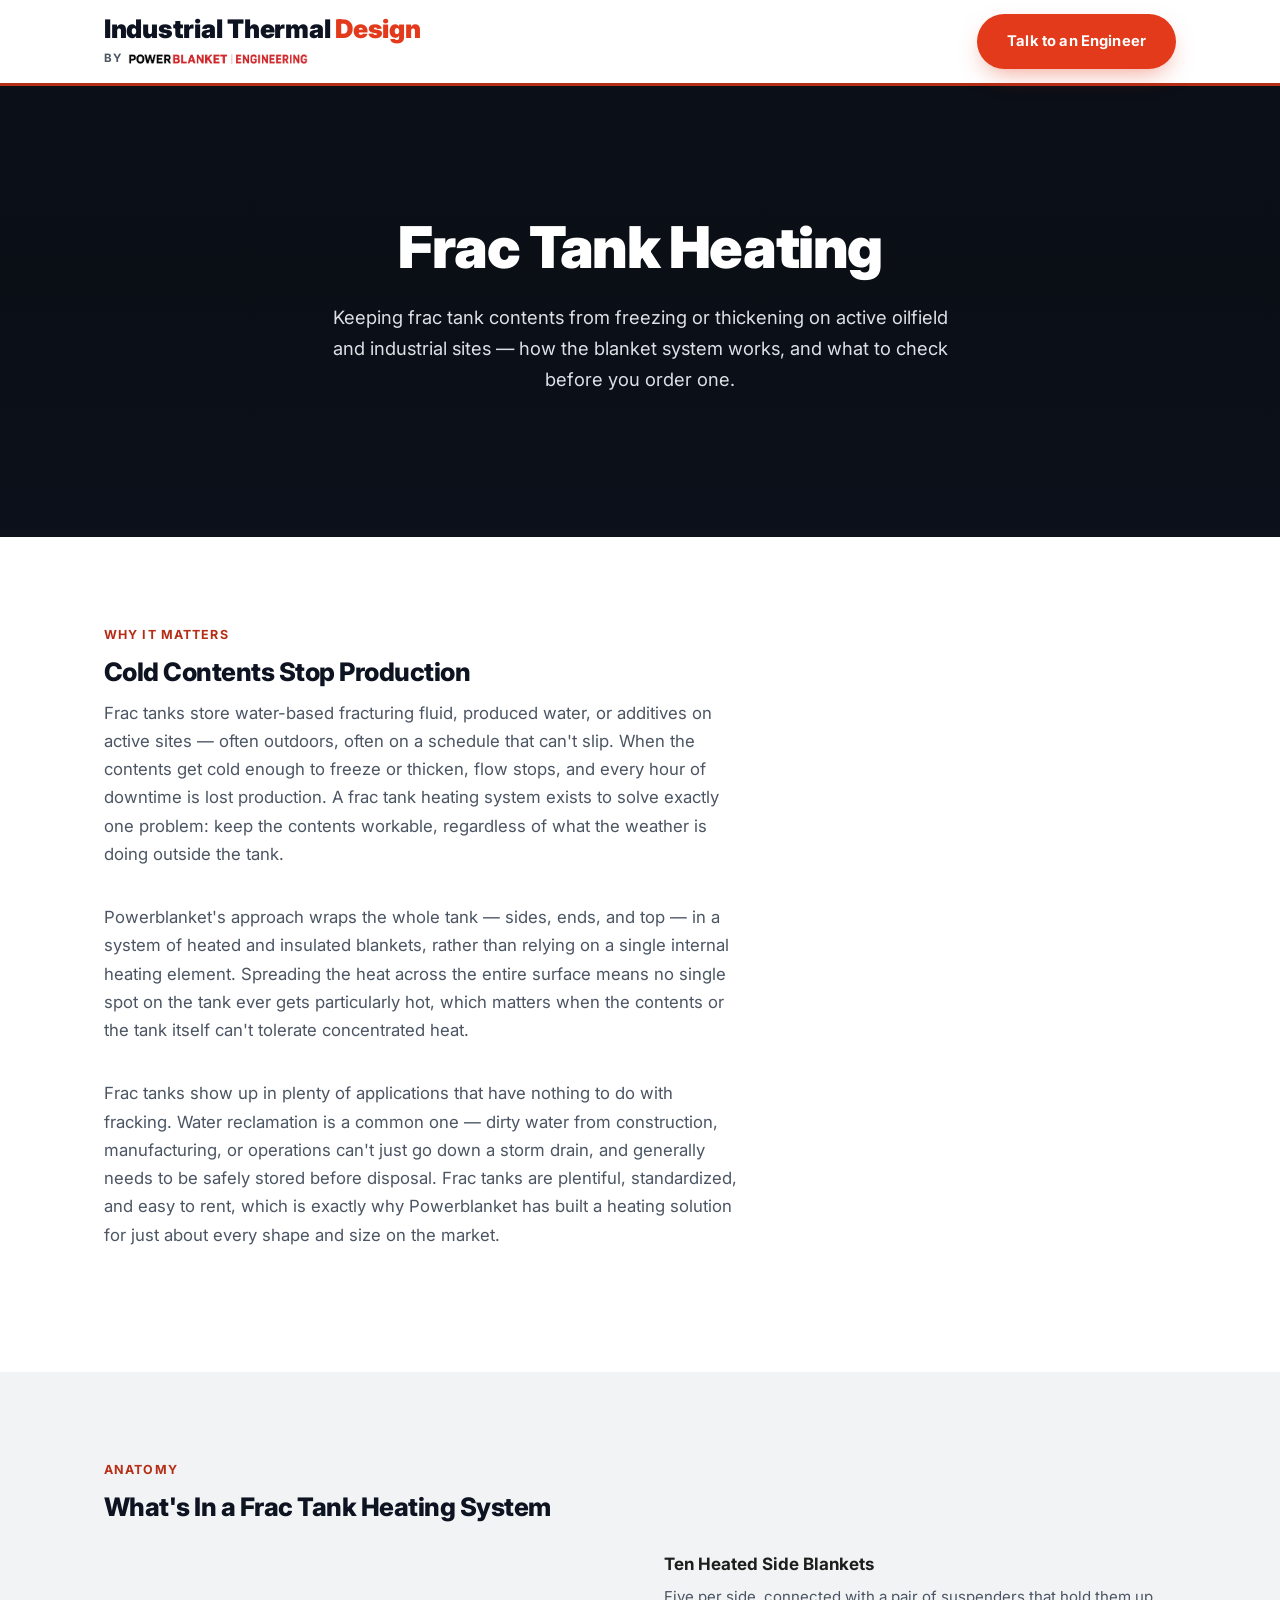
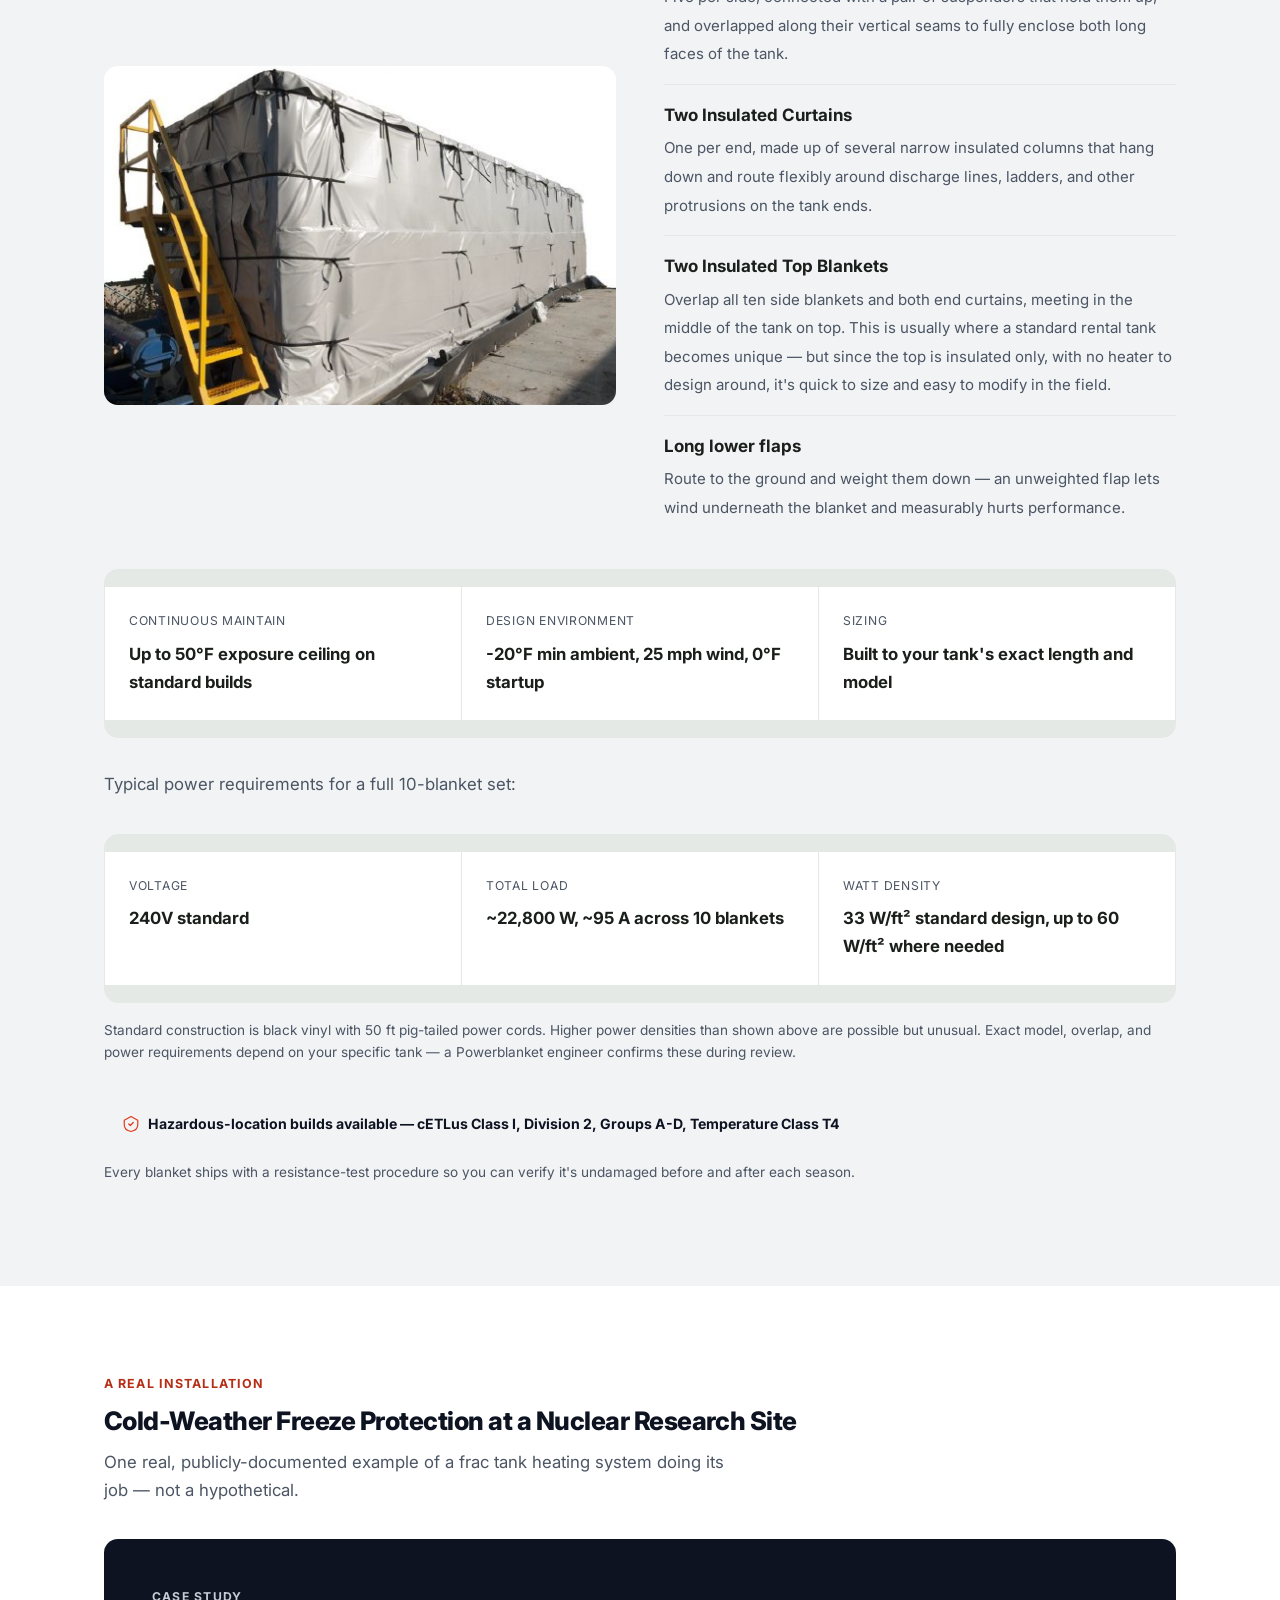
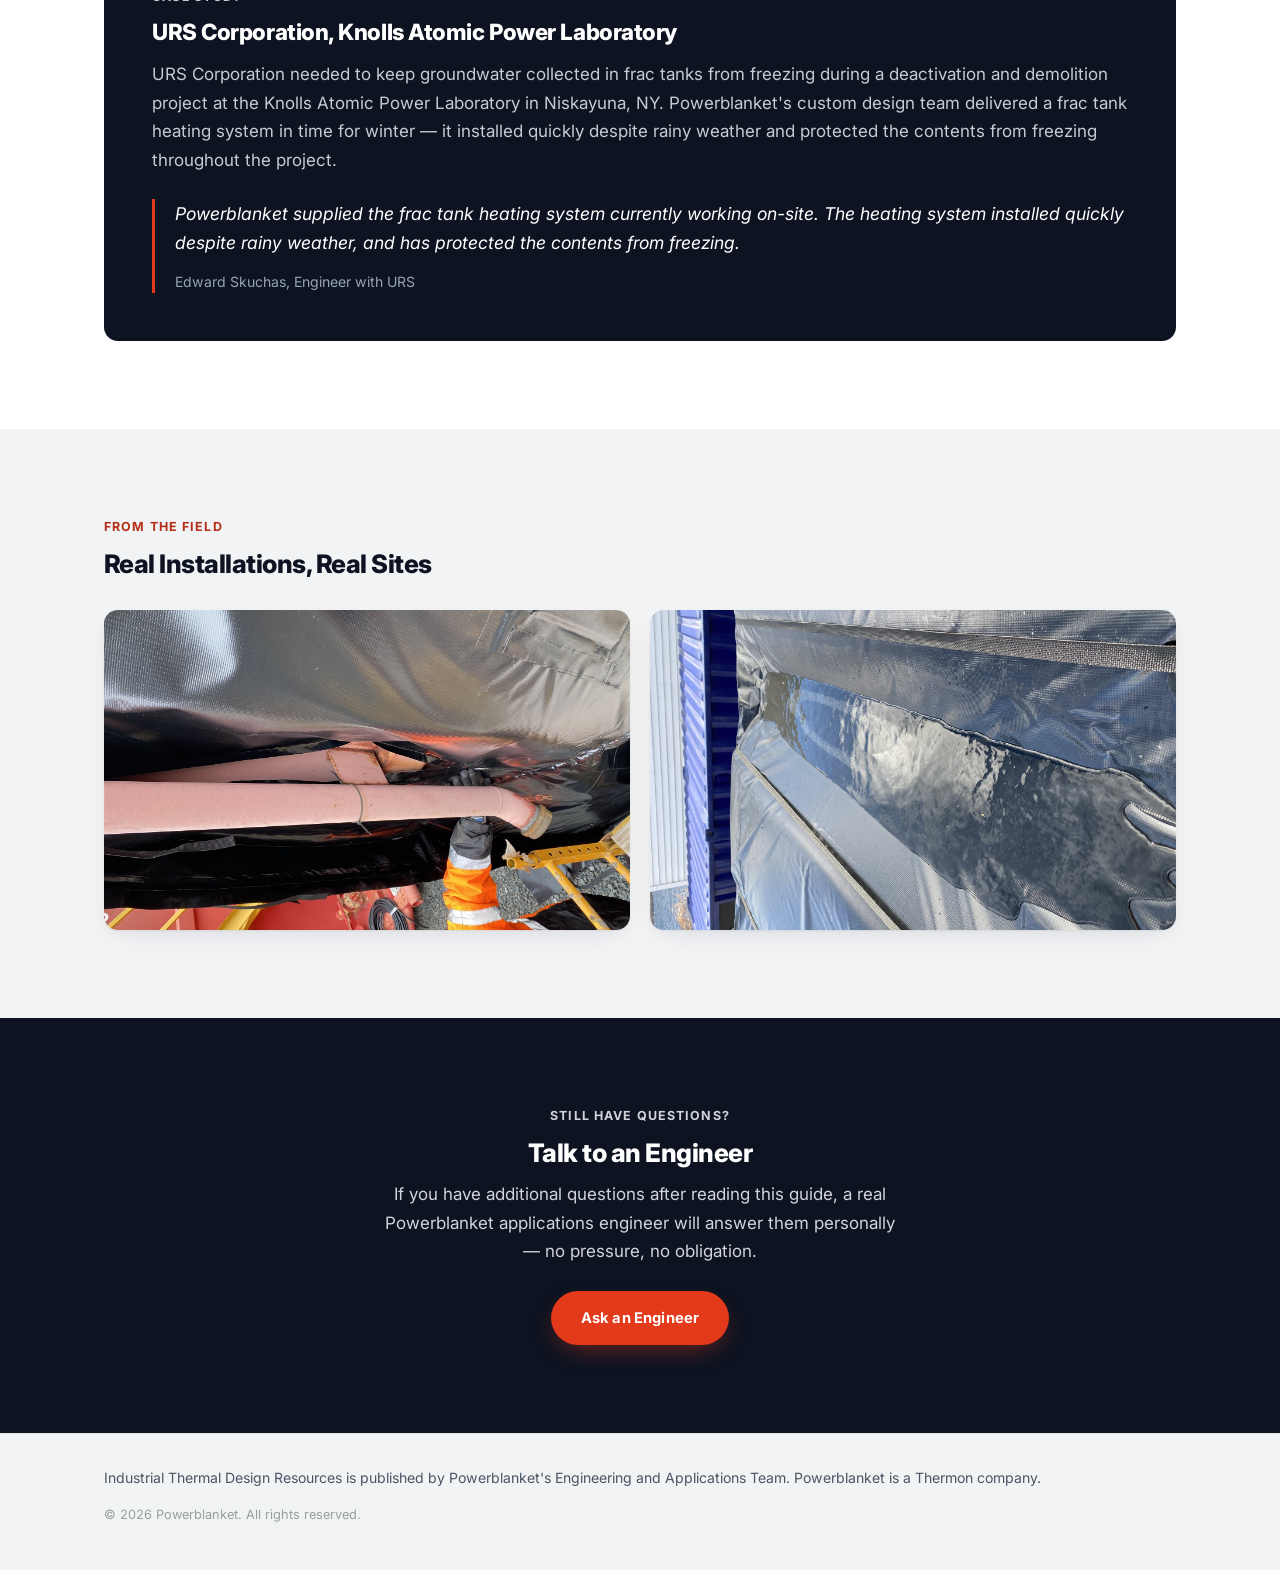
<file: fractanks/index.html>
<!DOCTYPE html>
<html lang="en">
<head>
<meta charset="UTF-8">
<meta name="viewport" content="width=device-width, initial-scale=1.0">
<title>Frac Tank Heating | Industrial Thermal Design</title>
<meta name="description" content="How frac tank heating blankets work, and how to keep contents from freezing or thickening on active sites.">

<link rel="canonical" href="https://www.industrialthermaldesign.com/fractanks/">

<meta property="og:type" content="website">
<meta property="og:site_name" content="Industrial Thermal Design">
<meta property="og:title" content="Frac Tank Heating | Industrial Thermal Design">
<meta property="og:description" content="How frac tank heating blankets work, and how to keep contents from freezing or thickening on active sites.">
<meta property="og:url" content="https://www.industrialthermaldesign.com/fractanks/">
<meta property="og:image" content="https://www.industrialthermaldesign.com/fractanks/assets/hero-1.jpg">
<meta name="twitter:card" content="summary_large_image">
<meta name="twitter:title" content="Frac Tank Heating | Industrial Thermal Design">
<meta name="twitter:description" content="How frac tank heating blankets work, and how to keep contents from freezing or thickening on active sites.">
<meta name="twitter:image" content="https://www.industrialthermaldesign.com/fractanks/assets/hero-1.jpg">

<link rel="icon" type="image/png" sizes="32x32" href="../assets/favicon-32.png">
<link rel="icon" type="image/png" sizes="16x16" href="../assets/favicon-16.png">
<link rel="apple-touch-icon" sizes="180x180" href="../assets/apple-touch-icon.png">
<meta name="theme-color" content="#e23a1a">

<link rel="preconnect" href="https://fonts.googleapis.com">
<link rel="preconnect" href="https://fonts.gstatic.com" crossorigin>
<link href="https://fonts.googleapis.com/css2?family=Inter:wght@300;400;500;600;700;800;900&display=swap" rel="stylesheet">
<link rel="stylesheet" href="../styles.css">
<link rel="stylesheet" href="style.css">

<script type="application/ld+json">
{
  "@context": "https://schema.org",
  "@type": "Organization",
  "name": "Powerblanket",
  "url": "https://www.industrialthermaldesign.com/fractanks/",
  "telephone": "+1-801-506-0198",
  "address": {
    "@type": "PostalAddress",
    "streetAddress": "3130 South 1030 West, Suite 1",
    "addressLocality": "Salt Lake City",
    "addressRegion": "UT",
    "postalCode": "84119",
    "addressCountry": "US"
  },
  "parentOrganization": { "@type": "Organization", "name": "Thermon" },
  "sameAs": ["https://www.powerblanket.com"]
}
</script>
</head>
<body>

<!-- Analytics: Google Analytics 4 -->
<script async src="https://www.googletagmanager.com/gtag/js?id=G-KSJJZEFD7X"></script>
<script>
  window.dataLayer = window.dataLayer || [];
  function gtag(){ dataLayer.push(arguments); }
  gtag('js', new Date());
  gtag('config', 'G-KSJJZEFD7X');
</script>

<header class="hub-banner">
  <div class="container hub-banner-inner">
    <div class="hub-banner-brand">
      <a class="hub-banner-title-link" href="/" aria-label="Industrial Thermal Design home">
        <p class="hub-banner-title">Industrial Thermal <span class="brand-accent">Design</span></p>
      </a>
      <div class="hub-banner-byline">
        <span>by</span>
        <a href="https://www.powerblanket.com" target="_blank" rel="noopener" aria-label="Powerblanket.com">
          <img src="../assets/pb-engineering-logo.png" alt="Powerblanket Engineering" class="hub-banner-byline-logo">
        </a>
      </div>
    </div>
    <a href="/talk-to-an-engineer/" class="btn btn-primary btn-banner">Talk to an Engineer</a>
  </div>
</header>

<!-- HERO -->
<section class="hero">
  <div class="hero-slideshow" aria-hidden="true">
    <div class="hero-slide" style="background-image:url('assets/hero-1.jpg');"></div>
    <div class="hero-slide" data-bg="assets/hero-2.jpg"></div>
    <div class="hero-slide" data-bg="assets/hero-3.jpg"></div>
    <div class="hero-slide" data-bg="assets/hero-4.jpg"></div>
  </div>
  <div class="hero-scrim"></div>
  <div class="container hub-hero-inner">
    <h1>Frac Tank Heating</h1>
    <p class="hub-hero-lede">Keeping frac tank contents from freezing or thickening on active oilfield and industrial sites — how the blanket system works, and what to check before you order one.</p>
  </div>
</section>

<!-- WHY IT MATTERS -->
<section class="section reveal">
  <div class="container">
    <p class="kicker">Why It Matters</p>
    <h2>Cold Contents Stop Production</h2>
    <p class="section-intro">
      Frac tanks store water-based fracturing fluid, produced water, or additives on active sites — often outdoors,
      often on a schedule that can't slip. When the contents get cold enough to freeze or thicken, flow stops, and
      every hour of downtime is lost production. A frac tank heating system exists to solve exactly one problem:
      keep the contents workable, regardless of what the weather is doing outside the tank.
    </p>
    <p class="section-intro">
      Powerblanket's approach wraps the whole tank — sides, ends, and top — in a system of heated and insulated
      blankets, rather than relying on a single internal heating element. Spreading the heat across the entire
      surface means no single spot on the tank ever gets particularly hot, which matters when the contents or the
      tank itself can't tolerate concentrated heat.
    </p>
    <p class="section-intro">
      Frac tanks show up in plenty of applications that have nothing to do with fracking. Water reclamation is
      a common one — dirty water from construction, manufacturing, or operations can't just go down a storm
      drain, and generally needs to be safely stored before disposal. Frac tanks are plentiful, standardized,
      and easy to rent, which is exactly why Powerblanket has built a heating solution for just about every
      shape and size on the market.
    </p>
  </div>
</section>

<!-- ANATOMY -->
<section class="section section-alt reveal">
  <div class="container">
    <p class="kicker">Anatomy</p>
    <h2>What's In a Frac Tank Heating System</h2>
    <div class="content-anatomy-grid">
      <img loading="lazy" decoding="async" src="assets/product-cutout.jpg" alt="Frac tank fully wrapped in a Powerblanket heating and insulation blanket system, with yellow access stairs">
      <ul class="content-anatomy-list">
        <li>
          <strong>Ten Heated Side Blankets</strong>
          <span>Five per side, connected with a pair of suspenders that hold them up, and overlapped along their vertical seams to fully enclose both long faces of the tank.</span>
        </li>
        <li>
          <strong>Two Insulated Curtains</strong>
          <span>One per end, made up of several narrow insulated columns that hang down and route flexibly around discharge lines, ladders, and other protrusions on the tank ends.</span>
        </li>
        <li>
          <strong>Two Insulated Top Blankets</strong>
          <span>Overlap all ten side blankets and both end curtains, meeting in the middle of the tank on top. This is usually where a standard rental tank becomes unique — but since the top is insulated only, with no heater to design around, it's quick to size and easy to modify in the field.</span>
        </li>
        <li>
          <strong>Long lower flaps</strong>
          <span>Route to the ground and weight them down — an unweighted flap lets wind underneath the blanket and measurably hurts performance.</span>
        </li>
      </ul>
    </div>

    <div class="spec-grid">
      <dl class="spec-item">
        <dt>Continuous Maintain</dt>
        <dd>Up to 50°F exposure ceiling on standard builds</dd>
      </dl>
      <dl class="spec-item">
        <dt>Design Environment</dt>
        <dd>-20°F min ambient, 25 mph wind, 0°F startup</dd>
      </dl>
      <dl class="spec-item">
        <dt>Sizing</dt>
        <dd>Built to your tank's exact length and model</dd>
      </dl>
    </div>

    <p class="section-intro" style="margin-top: 32px;">Typical power requirements for a full 10-blanket set:</p>
    <div class="spec-grid">
      <dl class="spec-item">
        <dt>Voltage</dt>
        <dd>240V standard</dd>
      </dl>
      <dl class="spec-item">
        <dt>Total Load</dt>
        <dd>~22,800 W, ~95 A across 10 blankets</dd>
      </dl>
      <dl class="spec-item">
        <dt>Watt Density</dt>
        <dd>33 W/ft&sup2; standard design, up to 60 W/ft&sup2; where needed</dd>
      </dl>
    </div>
    <p class="disclaimer" style="margin-top: 16px; color: var(--ink-soft); font-size: 0.85rem;">
      Standard construction is black vinyl with 50 ft pig-tailed power cords. Higher power densities than shown
      above are possible but unusual. Exact model, overlap, and power requirements depend on your specific tank —
      a Powerblanket engineer confirms these during review.
    </p>

    <div class="badge-pill">
      <svg viewBox="0 0 24 24" fill="none" stroke="currentColor" stroke-width="1.6" stroke-linecap="round" stroke-linejoin="round"><path d="M12 2 3 7v6c0 5 4 8 9 9 5-1 9-4 9-9V7l-9-5Z"/><path d="M9 12l2 2 4-4"/></svg>
      Hazardous-location builds available — cETLus Class I, Division 2, Groups A-D, Temperature Class T4
    </div>
    <p class="disclaimer" style="margin-top: 16px; color: var(--ink-soft); font-size: 0.85rem;">
      Every blanket ships with a resistance-test procedure so you can verify it's undamaged before and after
      each season.
    </p>
  </div>
</section>

<!-- CASE STUDY -->
<section class="section reveal">
  <div class="container">
    <p class="kicker">A Real Installation</p>
    <h2>Cold-Weather Freeze Protection at a Nuclear Research Site</h2>
    <p class="section-intro">
      One real, publicly-documented example of a frac tank heating system doing its job — not a hypothetical.
    </p>
    <div class="case-study-block">
      <p class="case-study-kicker">Case Study</p>
      <h3>URS Corporation, Knolls Atomic Power Laboratory</h3>
      <p>
        URS Corporation needed to keep groundwater collected in frac tanks from freezing during a deactivation
        and demolition project at the Knolls Atomic Power Laboratory in Niskayuna, NY. Powerblanket's custom
        design team delivered a frac tank heating system in time for winter — it installed quickly despite rainy
        weather and protected the contents from freezing throughout the project.
      </p>
      <blockquote>
        Powerblanket supplied the frac tank heating system currently working on-site. The heating system
        installed quickly despite rainy weather, and has protected the contents from freezing.
        <cite>Edward Skuchas, Engineer with URS</cite>
      </blockquote>
    </div>
  </div>
</section>

<!-- GALLERY -->
<section class="section section-alt reveal">
  <div class="container">
    <p class="kicker">From the Field</p>
    <h2>Real Installations, Real Sites</h2>
    <div class="content-gallery">
      <img loading="lazy" decoding="async" src="assets/gallery-1.jpg" alt="Installer securing a Powerblanket frac tank heating blanket in place on an active site">
      <img loading="lazy" decoding="async" src="assets/gallery-2.jpg" alt="Detail of a frac tank heating blanket seam and overlap">
    </div>
  </div>
</section>

<!-- ASK AN ENGINEER -->
<section class="section section-cta-band reveal">
  <div class="container cta-band-inner">
    <p class="kicker kicker-on-dark">Still Have Questions?</p>
    <h2>Talk to an Engineer</h2>
    <p>If you have additional questions after reading this guide, a real Powerblanket applications engineer will
      answer them personally — no pressure, no obligation.</p>
    <a href="/talk-to-an-engineer/" class="btn btn-primary">Ask an Engineer</a>
  </div>
</section>

<footer class="hub-footer">
  <div class="container">
    <p>
      Industrial Thermal Design Resources is published by Powerblanket's Engineering and Applications Team.
      Powerblanket is a Thermon company.
    </p>
    <p class="hub-footer-meta">&copy; <span id="year"></span> Powerblanket. All rights reserved.</p>
  </div>
</footer>

<script src="script.js"></script>
</body>
</html>
</file>
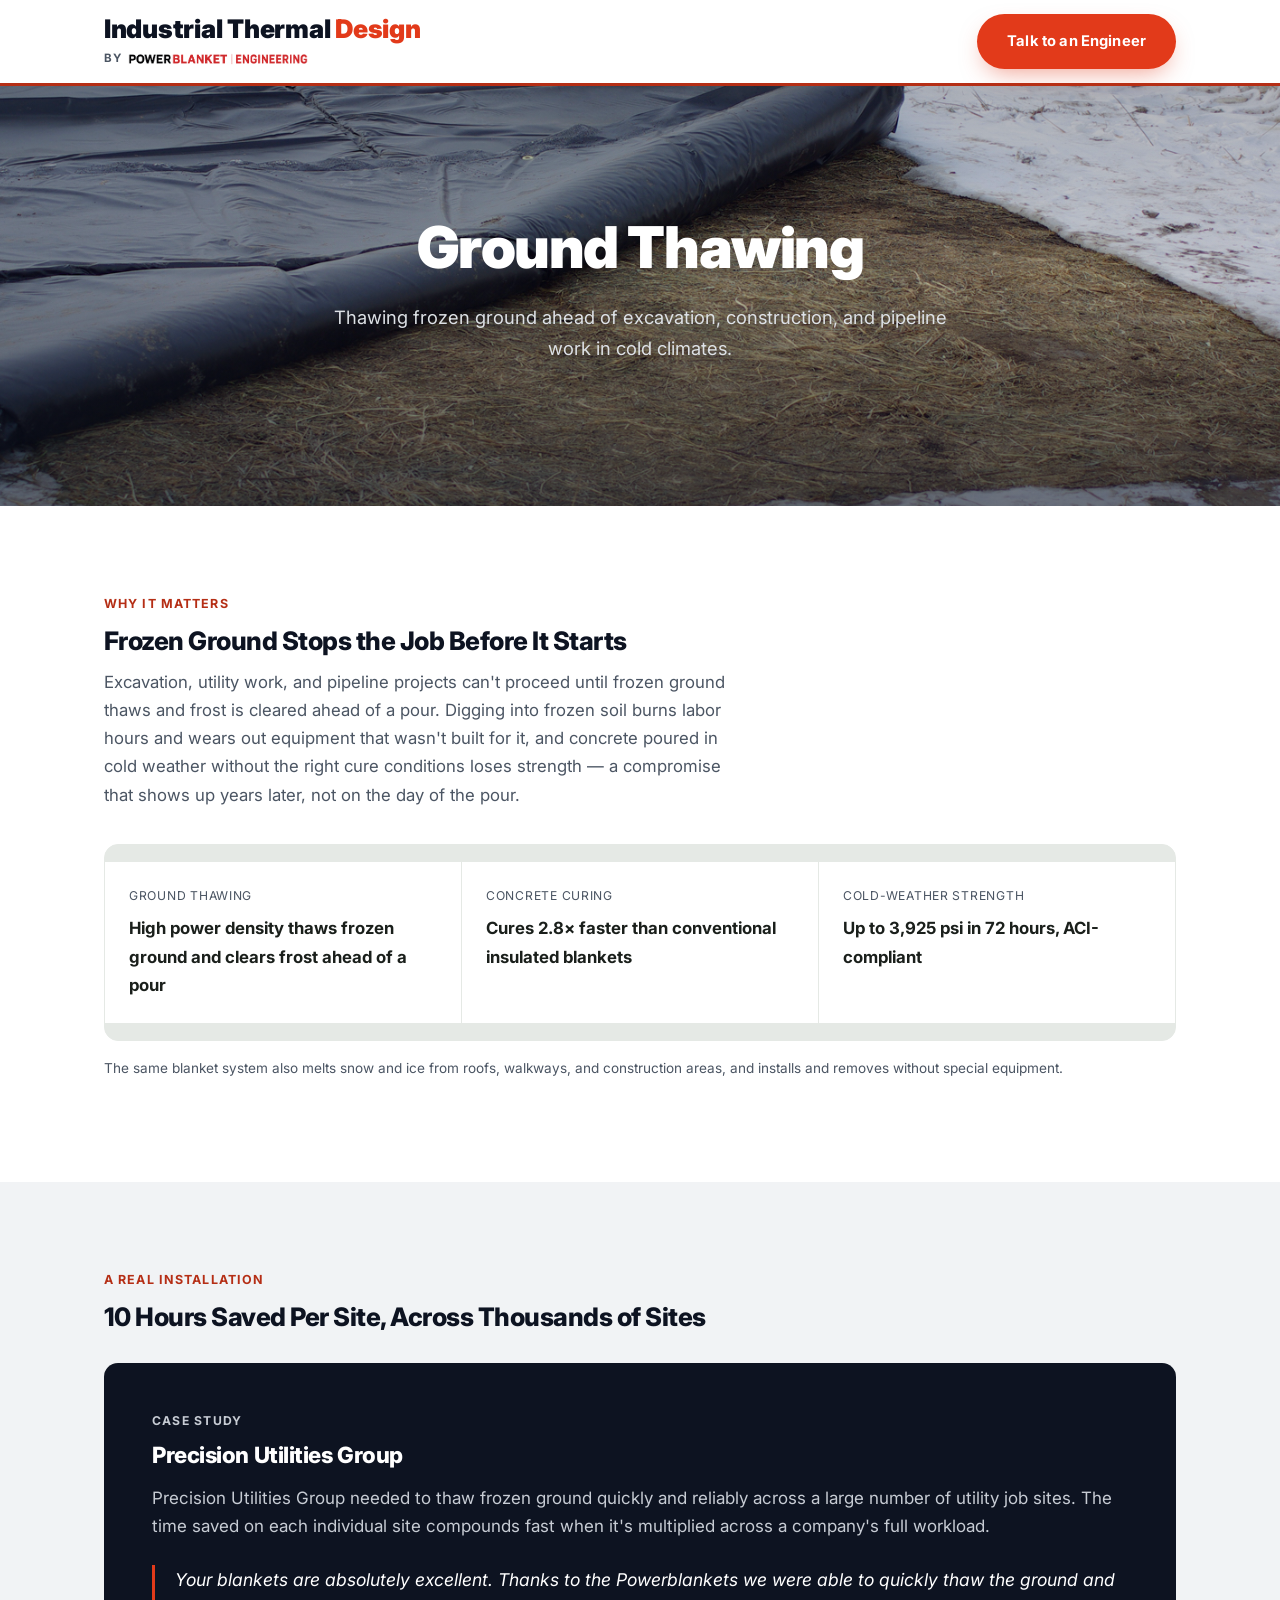
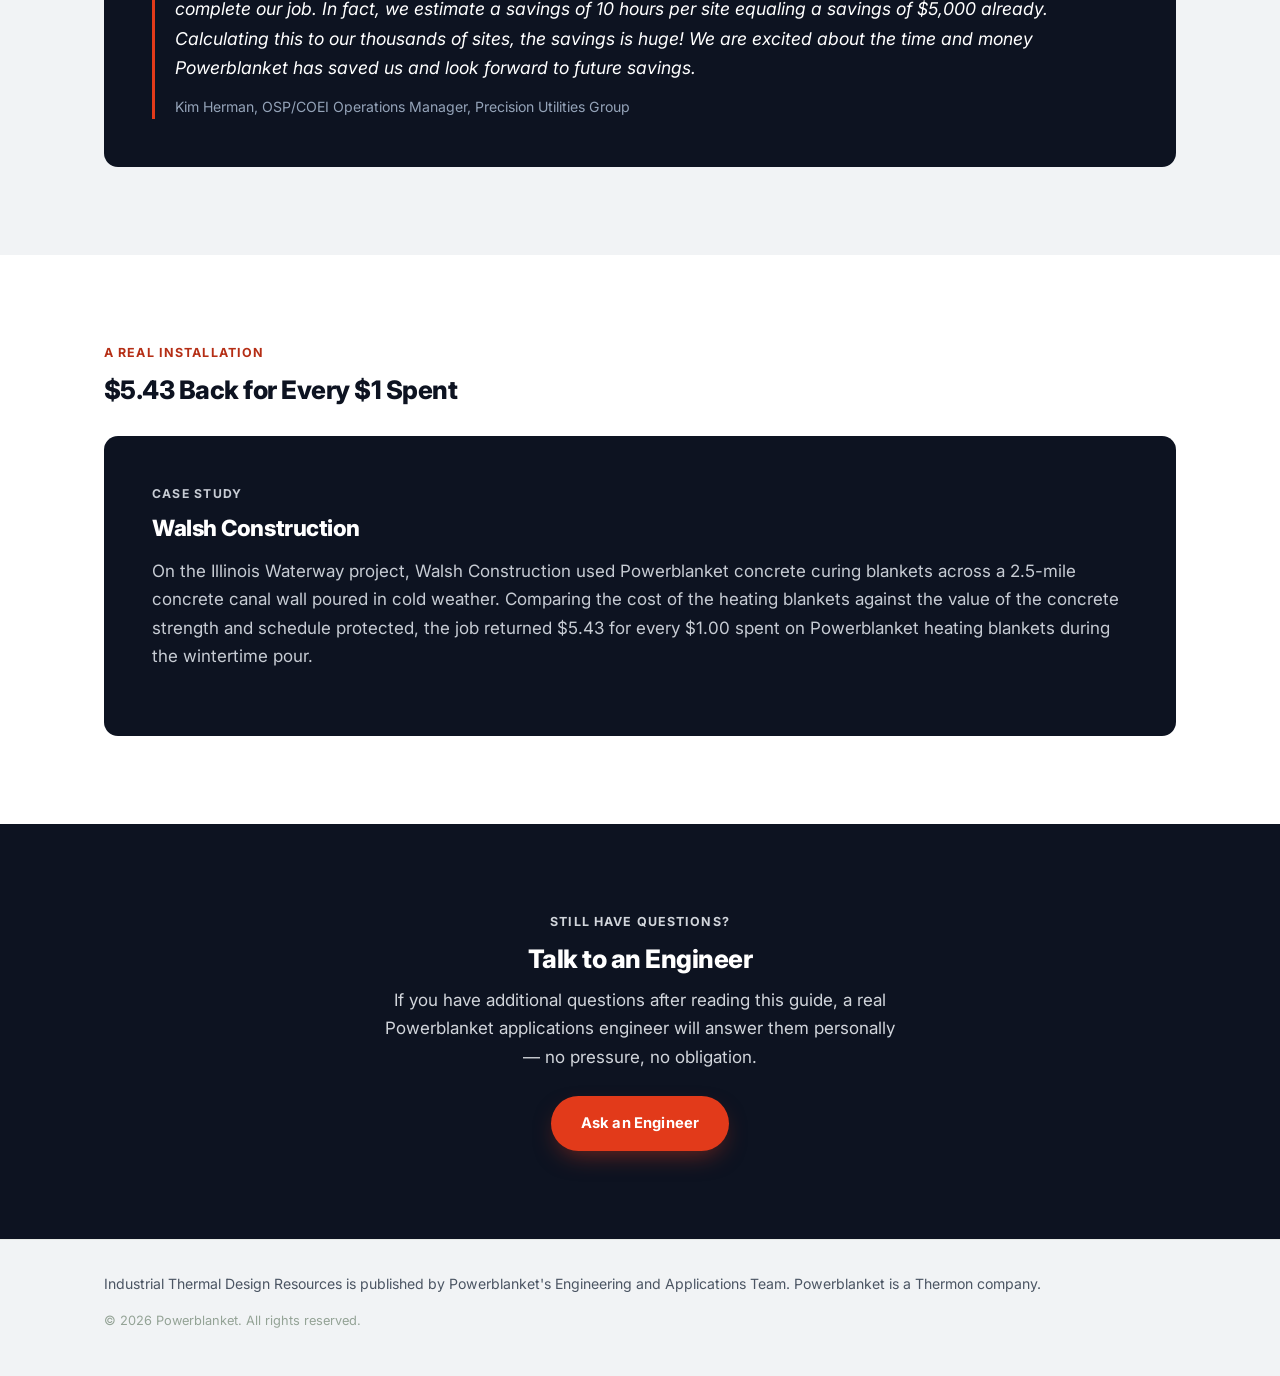
<file: groundthawing/index.html>
<!DOCTYPE html>
<html lang="en">
<head>
<meta charset="UTF-8">
<meta name="viewport" content="width=device-width, initial-scale=1.0">
<title>Ground Thawing | Industrial Thermal Design</title>
<meta name="description" content="Part of Industrial Thermal Design Resources. Thawing frozen ground ahead of excavation, construction, and pipeline work in cold climates.">

<link rel="canonical" href="https://www.industrialthermaldesign.com/groundthawing/">

<meta property="og:type" content="website">
<meta property="og:site_name" content="Industrial Thermal Design">
<meta property="og:title" content="Ground Thawing | Industrial Thermal Design">
<meta property="og:description" content="Thawing frozen ground ahead of excavation, construction, and pipeline work in cold climates.">
<meta property="og:url" content="https://www.industrialthermaldesign.com/groundthawing/">
<meta property="og:image" content="https://www.industrialthermaldesign.com/groundthawing/assets/hero-1.jpg">
<meta name="twitter:card" content="summary">
<meta name="twitter:title" content="Ground Thawing | Industrial Thermal Design">
<meta name="twitter:description" content="Thawing frozen ground ahead of excavation, construction, and pipeline work in cold climates.">
<meta name="twitter:image" content="https://www.industrialthermaldesign.com/groundthawing/assets/hero-1.jpg">

<link rel="icon" type="image/png" sizes="32x32" href="../assets/favicon-32.png">
<link rel="icon" type="image/png" sizes="16x16" href="../assets/favicon-16.png">
<link rel="apple-touch-icon" sizes="180x180" href="../assets/apple-touch-icon.png">
<meta name="theme-color" content="#e23a1a">

<link rel="preconnect" href="https://fonts.googleapis.com">
<link rel="preconnect" href="https://fonts.gstatic.com" crossorigin>
<link href="https://fonts.googleapis.com/css2?family=Inter:wght@300;400;500;600;700;800;900&display=swap" rel="stylesheet">
<link rel="stylesheet" href="../styles.css">
<link rel="stylesheet" href="style.css">

<script type="application/ld+json">
{
  "@context": "https://schema.org",
  "@type": "Organization",
  "name": "Powerblanket",
  "url": "https://www.industrialthermaldesign.com/groundthawing/",
  "logo": "https://www.industrialthermaldesign.com/assets/pb-engineering-logo.png",
  "telephone": "+1-801-506-0198",
  "address": {
    "@type": "PostalAddress",
    "streetAddress": "3130 South 1030 West, Suite 1",
    "addressLocality": "Salt Lake City",
    "addressRegion": "UT",
    "postalCode": "84119",
    "addressCountry": "US"
  },
  "parentOrganization": { "@type": "Organization", "name": "Thermon" },
  "sameAs": ["https://www.powerblanket.com"]
}
</script>
</head>
<body>

<!-- Analytics: Google Analytics 4 -->
<script async src="https://www.googletagmanager.com/gtag/js?id=G-KSJJZEFD7X"></script>
<script>
  window.dataLayer = window.dataLayer || [];
  function gtag(){ dataLayer.push(arguments); }
  gtag('js', new Date());
  gtag('config', 'G-KSJJZEFD7X');
</script>

<header class="hub-banner">
  <div class="container hub-banner-inner">
    <div class="hub-banner-brand">
      <a class="hub-banner-title-link" href="/" aria-label="Industrial Thermal Design home">
        <p class="hub-banner-title">Industrial Thermal <span class="brand-accent">Design</span></p>
      </a>
      <div class="hub-banner-byline">
        <span>by</span>
        <a href="https://www.powerblanket.com" target="_blank" rel="noopener" aria-label="Powerblanket.com">
          <img src="../assets/pb-engineering-logo.png" alt="Powerblanket Engineering" class="hub-banner-byline-logo">
        </a>
      </div>
    </div>
    <a href="/talk-to-an-engineer/" class="btn btn-primary btn-banner">Talk to an Engineer</a>
  </div>
</header>

<!-- HERO -->
<section class="hero">
  <div class="hero-slideshow" aria-hidden="true">
    <div class="hero-slide" style="background-image:url('assets/hero-1.jpg');"></div>
  </div>
  <div class="hero-scrim"></div>
  <div class="container hub-hero-inner">
    <h1>Ground Thawing</h1>
    <p class="hub-hero-lede">Thawing frozen ground ahead of excavation, construction, and pipeline work in cold climates.</p>
  </div>
</section>

<!-- WHY IT MATTERS -->
<section class="section reveal">
  <div class="container">
    <p class="kicker">Why It Matters</p>
    <h2>Frozen Ground Stops the Job Before It Starts</h2>
    <p class="section-intro">
      Excavation, utility work, and pipeline projects can't proceed until frozen ground thaws and frost is
      cleared ahead of a pour. Digging into frozen soil burns labor hours and wears out equipment that wasn't
      built for it, and concrete poured in cold weather without the right cure conditions loses strength — a
      compromise that shows up years later, not on the day of the pour.
    </p>
    <div class="spec-grid">
      <dl class="spec-item">
        <dt>Ground Thawing</dt>
        <dd>High power density thaws frozen ground and clears frost ahead of a pour</dd>
      </dl>
      <dl class="spec-item">
        <dt>Concrete Curing</dt>
        <dd>Cures 2.8&times; faster than conventional insulated blankets</dd>
      </dl>
      <dl class="spec-item">
        <dt>Cold-Weather Strength</dt>
        <dd>Up to 3,925 psi in 72 hours, ACI-compliant</dd>
      </dl>
    </div>
    <p class="disclaimer" style="margin-top: 16px; color: var(--ink-soft); font-size: 0.85rem;">
      The same blanket system also melts snow and ice from roofs, walkways, and construction areas, and installs
      and removes without special equipment.
    </p>
  </div>
</section>

<!-- CASE STUDY: PRECISION UTILITIES GROUP -->
<section class="section section-alt reveal">
  <div class="container">
    <p class="kicker">A Real Installation</p>
    <h2>10 Hours Saved Per Site, Across Thousands of Sites</h2>
    <div class="case-study-block">
      <p class="case-study-kicker">Case Study</p>
      <h3>Precision Utilities Group</h3>
      <p>
        Precision Utilities Group needed to thaw frozen ground quickly and reliably across a large number of
        utility job sites. The time saved on each individual site compounds fast when it's multiplied across a
        company's full workload.
      </p>
      <blockquote>Your blankets are absolutely excellent. Thanks to the Powerblankets we were able to quickly
        thaw the ground and complete our job. In fact, we estimate a savings of 10 hours per site equaling a
        savings of $5,000 already. Calculating this to our thousands of sites, the savings is huge! We are
        excited about the time and money Powerblanket has saved us and look forward to future savings.
        <cite>Kim Herman, OSP/COEI Operations Manager, Precision Utilities Group</cite>
      </blockquote>
    </div>
  </div>
</section>

<!-- CASE STUDY: WALSH CONSTRUCTION -->
<section class="section reveal">
  <div class="container">
    <p class="kicker">A Real Installation</p>
    <h2>$5.43 Back for Every $1 Spent</h2>
    <div class="case-study-block">
      <p class="case-study-kicker">Case Study</p>
      <h3>Walsh Construction</h3>
      <p>
        On the Illinois Waterway project, Walsh Construction used Powerblanket concrete curing blankets across a
        2.5-mile concrete canal wall poured in cold weather. Comparing the cost of the heating blankets against
        the value of the concrete strength and schedule protected, the job returned $5.43 for every $1.00 spent
        on Powerblanket heating blankets during the wintertime pour.
      </p>
    </div>
  </div>
</section>

<!-- ASK AN ENGINEER -->
<section class="section section-cta-band reveal">
  <div class="container cta-band-inner">
    <p class="kicker kicker-on-dark">Still Have Questions?</p>
    <h2>Talk to an Engineer</h2>
    <p>If you have additional questions after reading this guide, a real Powerblanket applications engineer will
      answer them personally — no pressure, no obligation.</p>
    <a href="/talk-to-an-engineer/" class="btn btn-primary">Ask an Engineer</a>
  </div>
</section>

<footer class="hub-footer">
  <div class="container">
    <p>
      Industrial Thermal Design Resources is published by Powerblanket's Engineering and Applications Team.
      Powerblanket is a Thermon company.
    </p>
    <p class="hub-footer-meta">&copy; <span id="year"></span> Powerblanket. All rights reserved.</p>
  </div>
</footer>

<script src="script.js"></script>
</body>
</html>
</file>
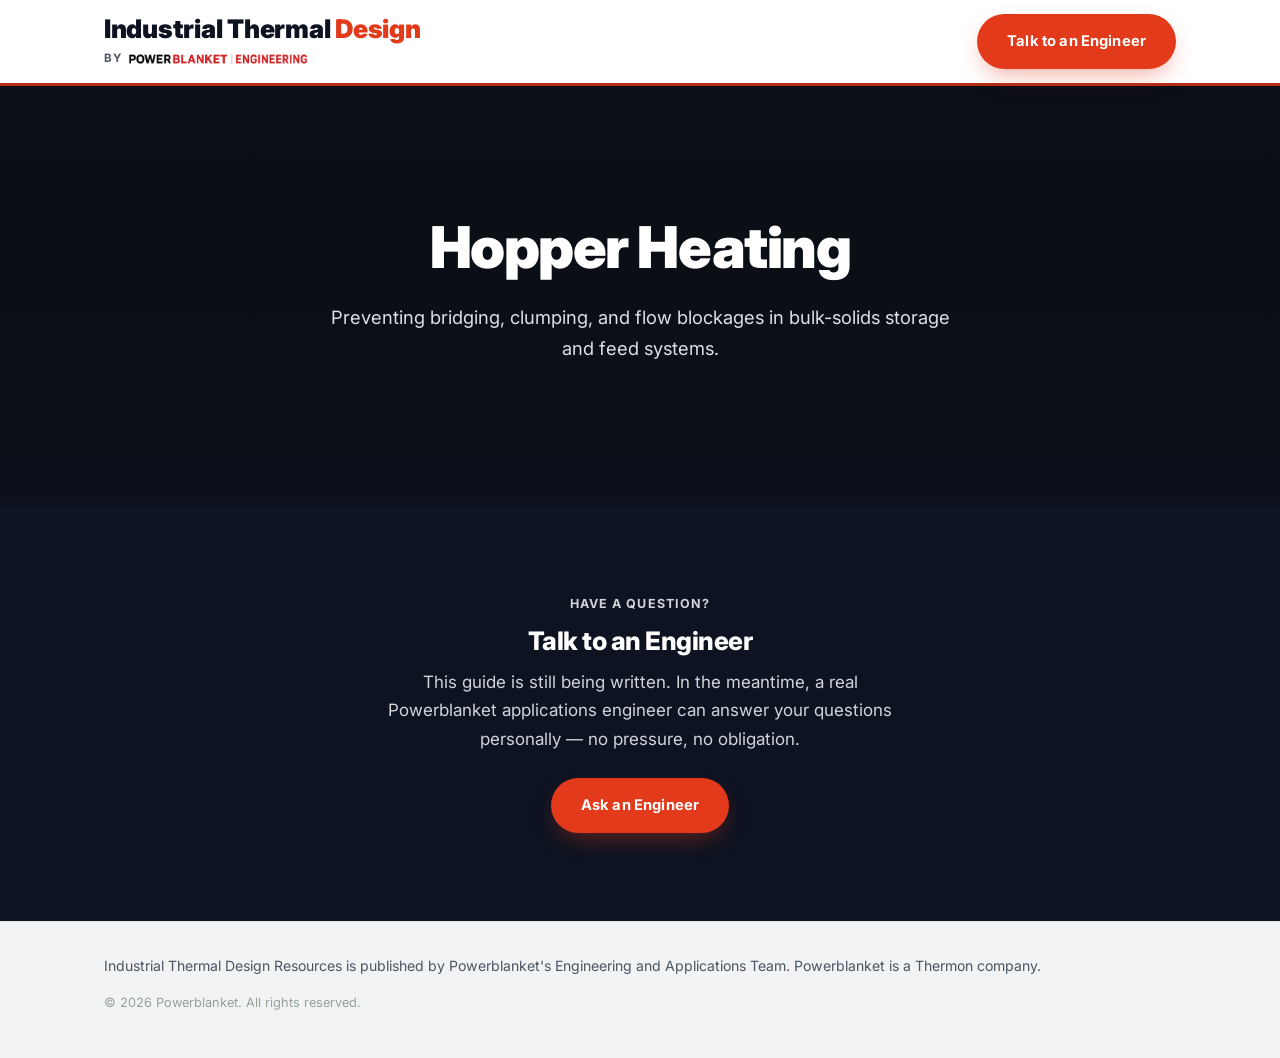
<file: hopperheating/index.html>
<!DOCTYPE html>
<html lang="en">
<head>
<meta charset="UTF-8">
<meta name="viewport" content="width=device-width, initial-scale=1.0">
<title>Hopper Heating | Industrial Thermal Design</title>
<meta name="description" content="Part of Industrial Thermal Design Resources. Preventing bridging, clumping, and flow blockages in bulk-solids storage and feed systems.">

<link rel="canonical" href="https://www.industrialthermaldesign.com/hopperheating/">

<meta property="og:type" content="website">
<meta property="og:site_name" content="Industrial Thermal Design">
<meta property="og:title" content="Hopper Heating | Industrial Thermal Design">
<meta property="og:description" content="Preventing bridging, clumping, and flow blockages in bulk-solids storage and feed systems.">
<meta property="og:url" content="https://www.industrialthermaldesign.com/hopperheating/">
<meta property="og:image" content="https://www.industrialthermaldesign.com/hopperheating/assets/hero-1.jpg">
<meta name="twitter:card" content="summary">
<meta name="twitter:title" content="Hopper Heating | Industrial Thermal Design">
<meta name="twitter:description" content="Preventing bridging, clumping, and flow blockages in bulk-solids storage and feed systems.">
<meta name="twitter:image" content="https://www.industrialthermaldesign.com/hopperheating/assets/hero-1.jpg">

<link rel="icon" type="image/png" sizes="32x32" href="../assets/favicon-32.png">
<link rel="icon" type="image/png" sizes="16x16" href="../assets/favicon-16.png">
<link rel="apple-touch-icon" sizes="180x180" href="../assets/apple-touch-icon.png">
<meta name="theme-color" content="#e23a1a">

<link rel="preconnect" href="https://fonts.googleapis.com">
<link rel="preconnect" href="https://fonts.gstatic.com" crossorigin>
<link href="https://fonts.googleapis.com/css2?family=Inter:wght@300;400;500;600;700;800;900&display=swap" rel="stylesheet">
<link rel="stylesheet" href="../styles.css">
<link rel="stylesheet" href="style.css">

<script type="application/ld+json">
{
  "@context": "https://schema.org",
  "@type": "Organization",
  "name": "Powerblanket",
  "url": "https://www.industrialthermaldesign.com/hopperheating/",
  "logo": "https://www.industrialthermaldesign.com/assets/pb-engineering-logo.png",
  "telephone": "+1-801-506-0198",
  "address": {
    "@type": "PostalAddress",
    "streetAddress": "3130 South 1030 West, Suite 1",
    "addressLocality": "Salt Lake City",
    "addressRegion": "UT",
    "postalCode": "84119",
    "addressCountry": "US"
  },
  "parentOrganization": { "@type": "Organization", "name": "Thermon" },
  "sameAs": ["https://www.powerblanket.com"]
}
</script>
</head>
<body>

<!-- Analytics: Google Analytics 4 -->
<script async src="https://www.googletagmanager.com/gtag/js?id=G-KSJJZEFD7X"></script>
<script>
  window.dataLayer = window.dataLayer || [];
  function gtag(){ dataLayer.push(arguments); }
  gtag('js', new Date());
  gtag('config', 'G-KSJJZEFD7X');
</script>

<header class="hub-banner">
  <div class="container hub-banner-inner">
    <div class="hub-banner-brand">
      <a class="hub-banner-title-link" href="/" aria-label="Industrial Thermal Design home">
        <p class="hub-banner-title">Industrial Thermal <span class="brand-accent">Design</span></p>
      </a>
      <div class="hub-banner-byline">
        <span>by</span>
        <a href="https://www.powerblanket.com" target="_blank" rel="noopener" aria-label="Powerblanket.com">
          <img src="../assets/pb-engineering-logo.png" alt="Powerblanket Engineering" class="hub-banner-byline-logo">
        </a>
      </div>
    </div>
    <a href="/talk-to-an-engineer/" class="btn btn-primary btn-banner">Talk to an Engineer</a>
  </div>
</header>

<!-- HERO -->
<section class="hero">
  <div class="hero-slideshow" aria-hidden="true">
    <div class="hero-slide" style="background-image:url('assets/hero-1.jpg');"></div>
    <div class="hero-slide" data-bg="assets/hero-2.jpg"></div>
  </div>
  <div class="hero-scrim"></div>
  <div class="container hub-hero-inner">
    <h1>Hopper Heating</h1>
    <p class="hub-hero-lede">Preventing bridging, clumping, and flow blockages in bulk-solids storage and feed systems.</p>
  </div>
</section>

<!-- ASK AN ENGINEER -->
<section class="section section-cta-band reveal">
  <div class="container cta-band-inner">
    <p class="kicker kicker-on-dark">Have a Question?</p>
    <h2>Talk to an Engineer</h2>
    <p>This guide is still being written. In the meantime, a real Powerblanket applications engineer can answer
      your questions personally — no pressure, no obligation.</p>
    <a href="/talk-to-an-engineer/" class="btn btn-primary">Ask an Engineer</a>
  </div>
</section>

<footer class="hub-footer">
  <div class="container">
    <p>
      Industrial Thermal Design Resources is published by Powerblanket's Engineering and Applications Team.
      Powerblanket is a Thermon company.
    </p>
    <p class="hub-footer-meta">&copy; <span id="year"></span> Powerblanket. All rights reserved.</p>
  </div>
</footer>

<script src="script.js"></script>
</body>
</html>
</file>
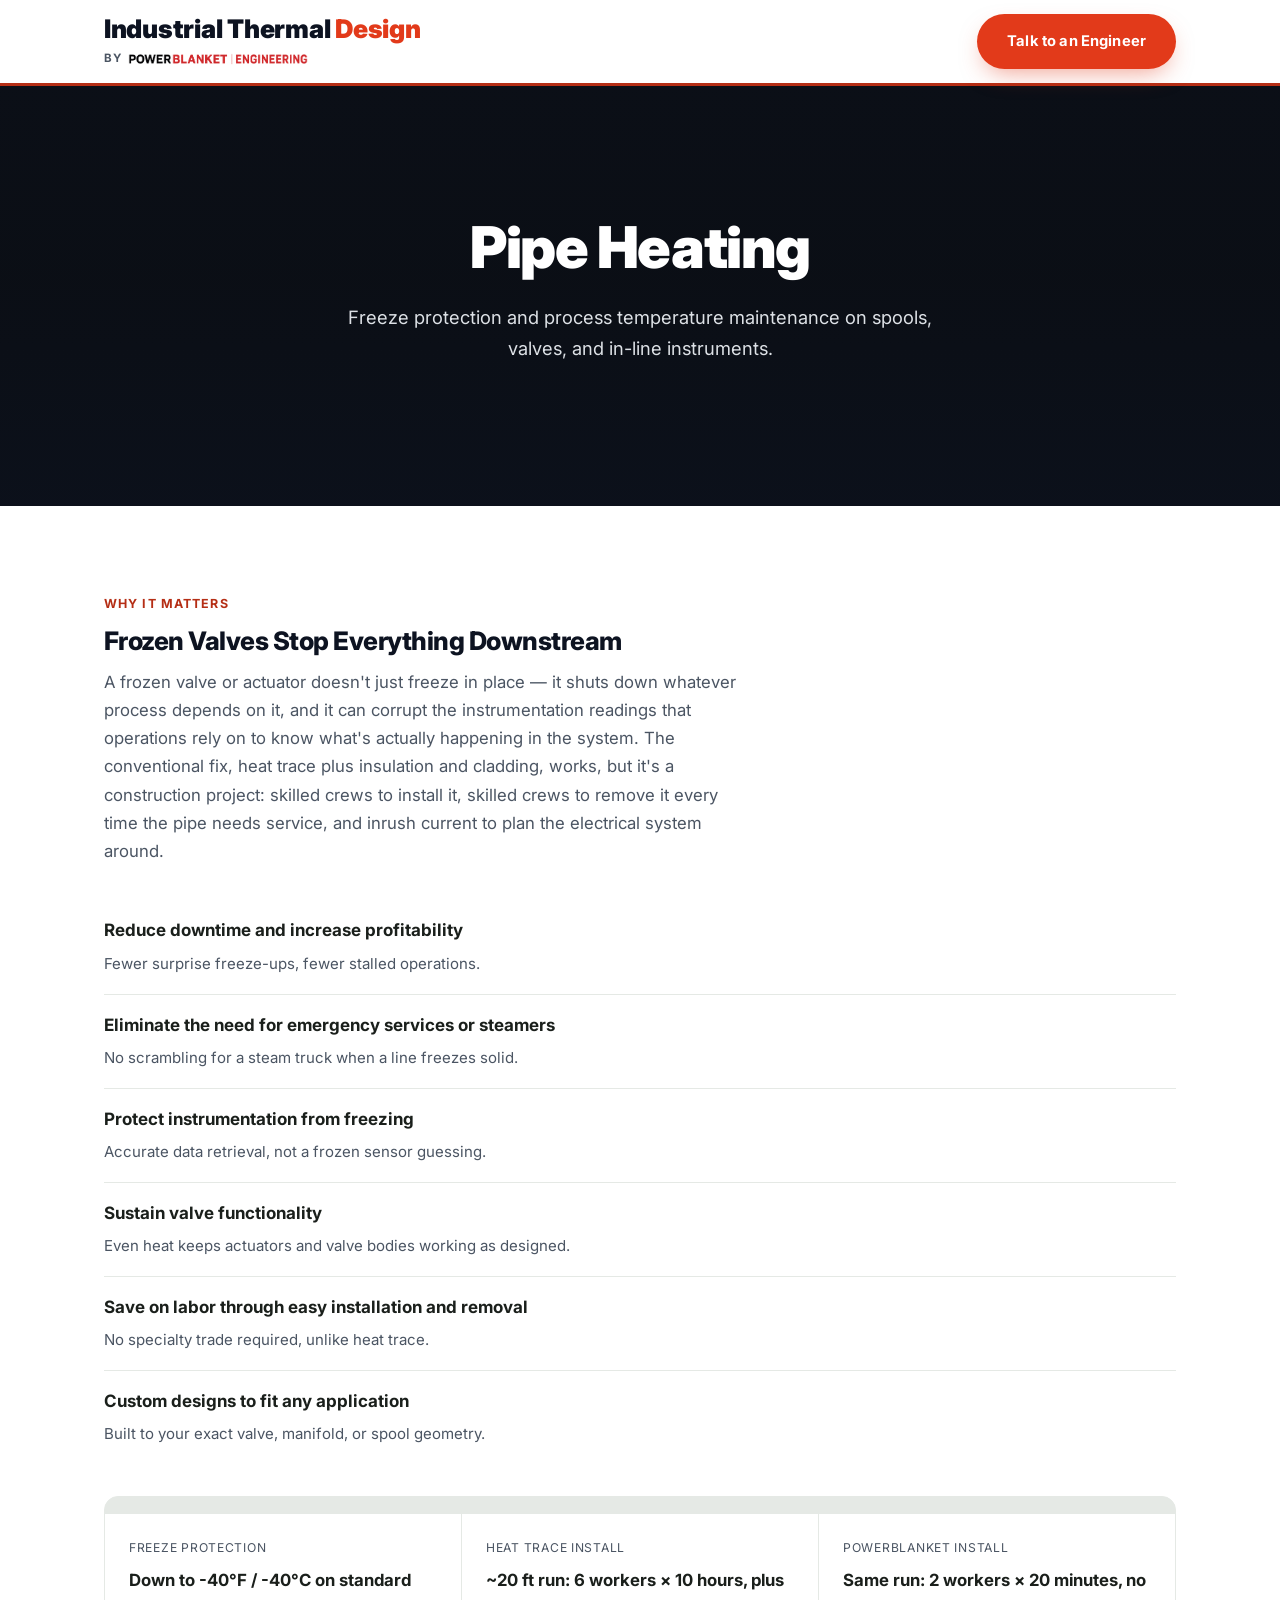
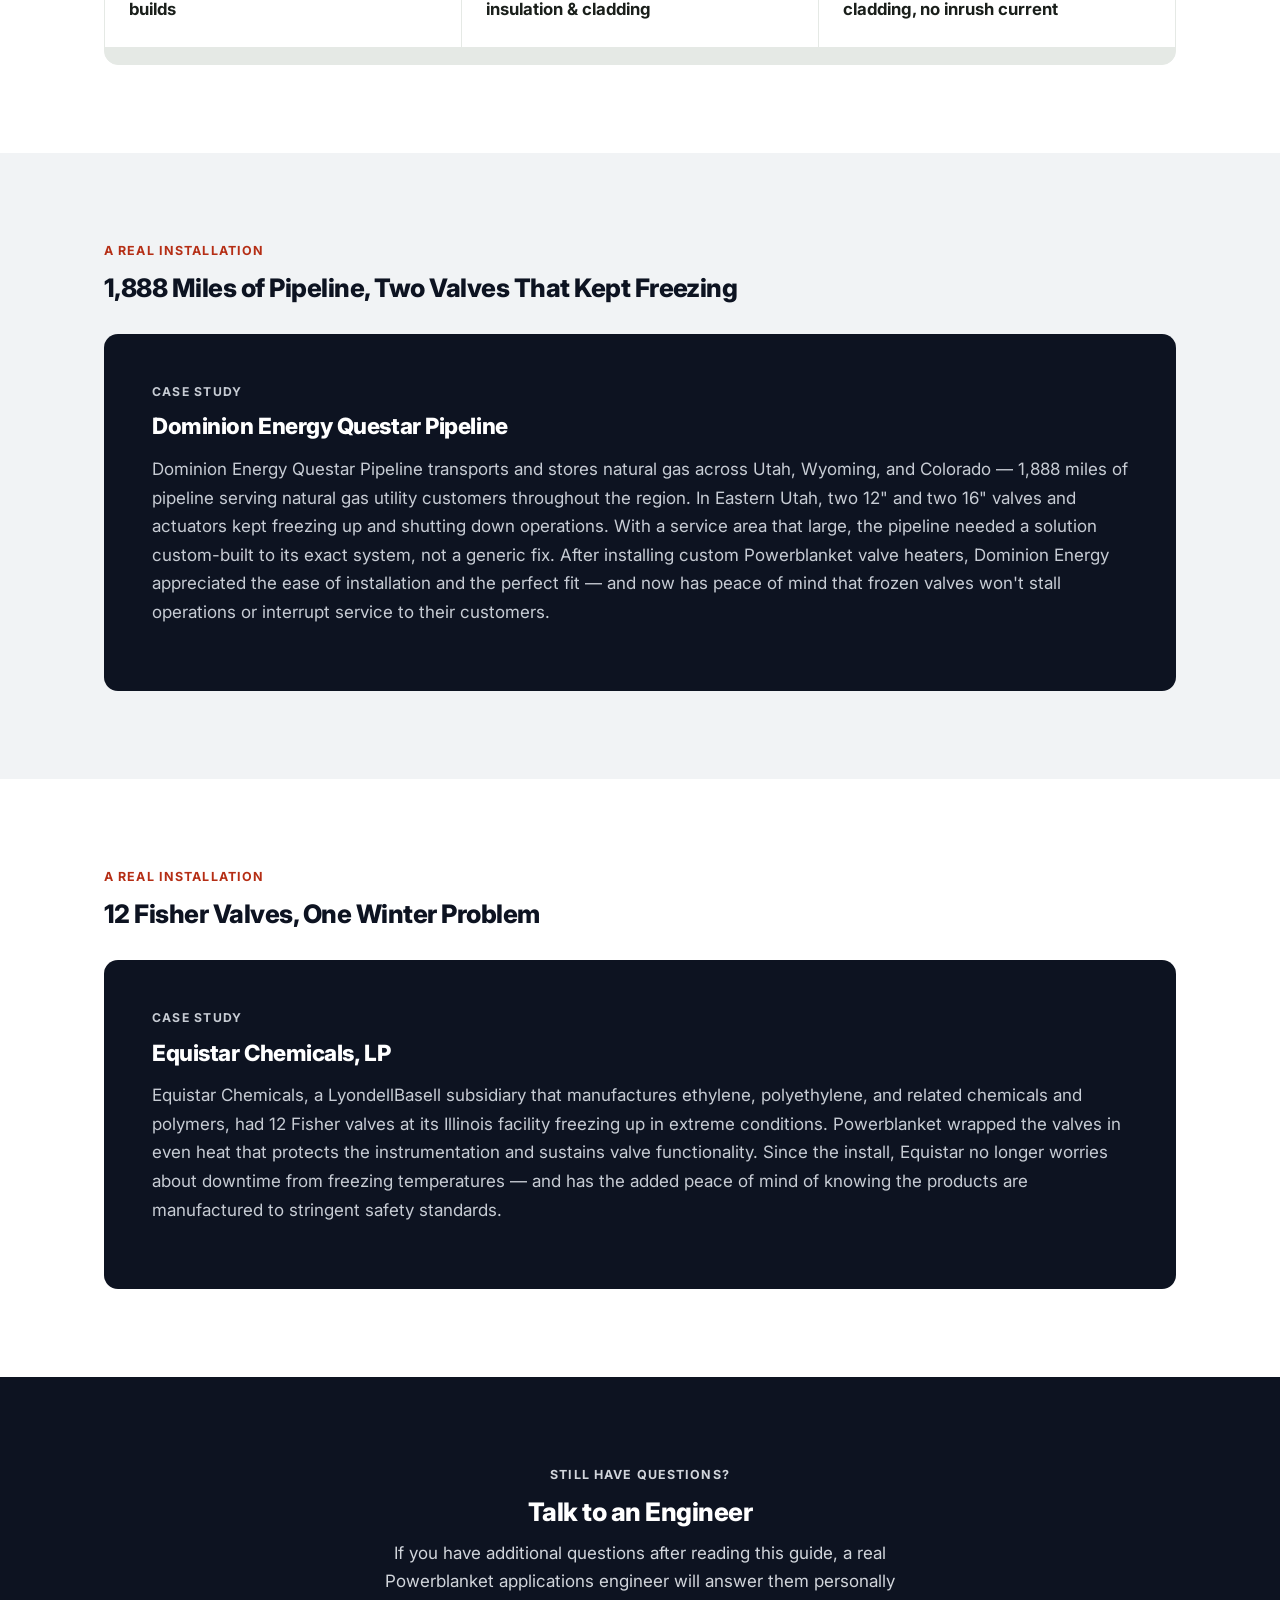
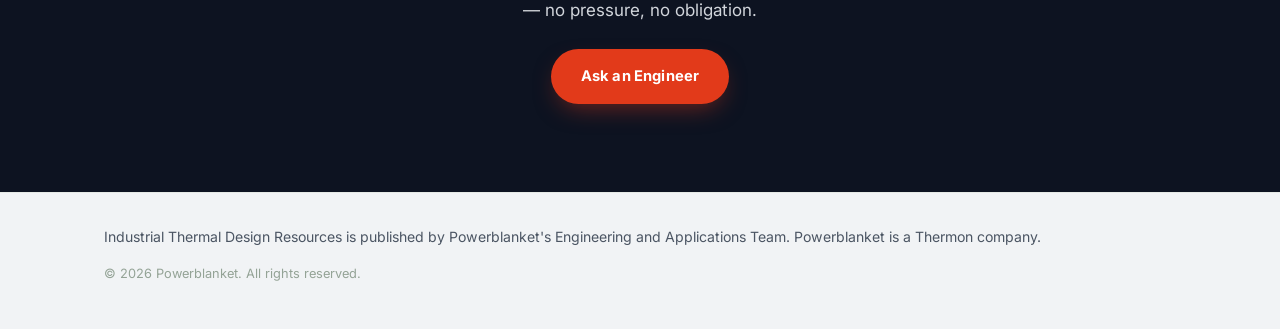
<file: pipeheating/index.html>
<!DOCTYPE html>
<html lang="en">
<head>
<meta charset="UTF-8">
<meta name="viewport" content="width=device-width, initial-scale=1.0">
<title>Pipe Heating | Industrial Thermal Design</title>
<meta name="description" content="Part of Industrial Thermal Design Resources. Freeze protection and process temperature maintenance on spools, valves, and in-line instruments.">

<link rel="canonical" href="https://www.industrialthermaldesign.com/pipeheating/">

<meta property="og:type" content="website">
<meta property="og:site_name" content="Industrial Thermal Design">
<meta property="og:title" content="Pipe Heating | Industrial Thermal Design">
<meta property="og:description" content="Freeze protection and process temperature maintenance on spools, valves, and in-line instruments.">
<meta property="og:url" content="https://www.industrialthermaldesign.com/pipeheating/">
<meta property="og:image" content="https://www.industrialthermaldesign.com/pipeheating/assets/hero-1.jpg">
<meta name="twitter:card" content="summary">
<meta name="twitter:title" content="Pipe Heating | Industrial Thermal Design">
<meta name="twitter:description" content="Freeze protection and process temperature maintenance on spools, valves, and in-line instruments.">
<meta name="twitter:image" content="https://www.industrialthermaldesign.com/pipeheating/assets/hero-1.jpg">

<link rel="icon" type="image/png" sizes="32x32" href="../assets/favicon-32.png">
<link rel="icon" type="image/png" sizes="16x16" href="../assets/favicon-16.png">
<link rel="apple-touch-icon" sizes="180x180" href="../assets/apple-touch-icon.png">
<meta name="theme-color" content="#e23a1a">

<link rel="preconnect" href="https://fonts.googleapis.com">
<link rel="preconnect" href="https://fonts.gstatic.com" crossorigin>
<link href="https://fonts.googleapis.com/css2?family=Inter:wght@300;400;500;600;700;800;900&display=swap" rel="stylesheet">
<link rel="stylesheet" href="../styles.css">
<link rel="stylesheet" href="style.css">

<script type="application/ld+json">
{
  "@context": "https://schema.org",
  "@type": "Organization",
  "name": "Powerblanket",
  "url": "https://www.industrialthermaldesign.com/pipeheating/",
  "logo": "https://www.industrialthermaldesign.com/assets/pb-engineering-logo.png",
  "telephone": "+1-801-506-0198",
  "address": {
    "@type": "PostalAddress",
    "streetAddress": "3130 South 1030 West, Suite 1",
    "addressLocality": "Salt Lake City",
    "addressRegion": "UT",
    "postalCode": "84119",
    "addressCountry": "US"
  },
  "parentOrganization": { "@type": "Organization", "name": "Thermon" },
  "sameAs": ["https://www.powerblanket.com"]
}
</script>
</head>
<body>

<!-- Analytics: Google Analytics 4 -->
<script async src="https://www.googletagmanager.com/gtag/js?id=G-KSJJZEFD7X"></script>
<script>
  window.dataLayer = window.dataLayer || [];
  function gtag(){ dataLayer.push(arguments); }
  gtag('js', new Date());
  gtag('config', 'G-KSJJZEFD7X');
</script>

<header class="hub-banner">
  <div class="container hub-banner-inner">
    <div class="hub-banner-brand">
      <a class="hub-banner-title-link" href="/" aria-label="Industrial Thermal Design home">
        <p class="hub-banner-title">Industrial Thermal <span class="brand-accent">Design</span></p>
      </a>
      <div class="hub-banner-byline">
        <span>by</span>
        <a href="https://www.powerblanket.com" target="_blank" rel="noopener" aria-label="Powerblanket.com">
          <img src="../assets/pb-engineering-logo.png" alt="Powerblanket Engineering" class="hub-banner-byline-logo">
        </a>
      </div>
    </div>
    <a href="/talk-to-an-engineer/" class="btn btn-primary btn-banner">Talk to an Engineer</a>
  </div>
</header>

<!-- HERO -->
<section class="hero">
  <div class="hero-slideshow" aria-hidden="true">
    <div class="hero-slide" style="background-image:url('assets/hero-1.jpg');"></div>
    <div class="hero-slide" data-bg="assets/hero-2.jpg"></div>
  </div>
  <div class="hero-scrim"></div>
  <div class="container hub-hero-inner">
    <h1>Pipe Heating</h1>
    <p class="hub-hero-lede">Freeze protection and process temperature maintenance on spools, valves, and in-line instruments.</p>
  </div>
</section>

<!-- WHY IT MATTERS -->
<section class="section reveal">
  <div class="container">
    <p class="kicker">Why It Matters</p>
    <h2>Frozen Valves Stop Everything Downstream</h2>
    <p class="section-intro">
      A frozen valve or actuator doesn't just freeze in place — it shuts down whatever process depends on it,
      and it can corrupt the instrumentation readings that operations rely on to know what's actually happening
      in the system. The conventional fix, heat trace plus insulation and cladding, works, but it's a
      construction project: skilled crews to install it, skilled crews to remove it every time the pipe needs
      service, and inrush current to plan the electrical system around.
    </p>
    <ul class="content-anatomy-list">
      <li><strong>Reduce downtime and increase profitability</strong><span>Fewer surprise freeze-ups, fewer stalled operations.</span></li>
      <li><strong>Eliminate the need for emergency services or steamers</strong><span>No scrambling for a steam truck when a line freezes solid.</span></li>
      <li><strong>Protect instrumentation from freezing</strong><span>Accurate data retrieval, not a frozen sensor guessing.</span></li>
      <li><strong>Sustain valve functionality</strong><span>Even heat keeps actuators and valve bodies working as designed.</span></li>
      <li><strong>Save on labor through easy installation and removal</strong><span>No specialty trade required, unlike heat trace.</span></li>
      <li><strong>Custom designs to fit any application</strong><span>Built to your exact valve, manifold, or spool geometry.</span></li>
    </ul>
    <div class="spec-grid">
      <dl class="spec-item">
        <dt>Freeze Protection</dt>
        <dd>Down to -40°F / -40°C on standard builds</dd>
      </dl>
      <dl class="spec-item">
        <dt>Heat Trace Install</dt>
        <dd>~20 ft run: 6 workers &times; 10 hours, plus insulation &amp; cladding</dd>
      </dl>
      <dl class="spec-item">
        <dt>Powerblanket Install</dt>
        <dd>Same run: 2 workers &times; 20 minutes, no cladding, no inrush current</dd>
      </dl>
    </div>
  </div>
</section>

<!-- CASE STUDY: DOMINION ENERGY QUESTAR PIPELINE -->
<section class="section section-alt reveal">
  <div class="container">
    <p class="kicker">A Real Installation</p>
    <h2>1,888 Miles of Pipeline, Two Valves That Kept Freezing</h2>
    <div class="case-study-block">
      <p class="case-study-kicker">Case Study</p>
      <h3>Dominion Energy Questar Pipeline</h3>
      <p>
        Dominion Energy Questar Pipeline transports and stores natural gas across Utah, Wyoming, and Colorado —
        1,888 miles of pipeline serving natural gas utility customers throughout the region. In Eastern Utah, two
        12" and two 16" valves and actuators kept freezing up and shutting down operations. With a service area
        that large, the pipeline needed a solution custom-built to its exact system, not a generic fix. After
        installing custom Powerblanket valve heaters, Dominion Energy appreciated the ease of installation and
        the perfect fit — and now has peace of mind that frozen valves won't stall operations or interrupt
        service to their customers.
      </p>
    </div>
  </div>
</section>

<!-- CASE STUDY: EQUISTAR CHEMICALS -->
<section class="section reveal">
  <div class="container">
    <p class="kicker">A Real Installation</p>
    <h2>12 Fisher Valves, One Winter Problem</h2>
    <div class="case-study-block">
      <p class="case-study-kicker">Case Study</p>
      <h3>Equistar Chemicals, LP</h3>
      <p>
        Equistar Chemicals, a LyondellBasell subsidiary that manufactures ethylene, polyethylene, and related
        chemicals and polymers, had 12 Fisher valves at its Illinois facility freezing up in extreme conditions.
        Powerblanket wrapped the valves in even heat that protects the instrumentation and sustains valve
        functionality. Since the install, Equistar no longer worries about downtime from freezing temperatures —
        and has the added peace of mind of knowing the products are manufactured to stringent safety standards.
      </p>
    </div>
  </div>
</section>

<!-- ASK AN ENGINEER -->
<section class="section section-cta-band reveal">
  <div class="container cta-band-inner">
    <p class="kicker kicker-on-dark">Still Have Questions?</p>
    <h2>Talk to an Engineer</h2>
    <p>If you have additional questions after reading this guide, a real Powerblanket applications engineer will
      answer them personally — no pressure, no obligation.</p>
    <a href="/talk-to-an-engineer/" class="btn btn-primary">Ask an Engineer</a>
  </div>
</section>

<footer class="hub-footer">
  <div class="container">
    <p>
      Industrial Thermal Design Resources is published by Powerblanket's Engineering and Applications Team.
      Powerblanket is a Thermon company.
    </p>
    <p class="hub-footer-meta">&copy; <span id="year"></span> Powerblanket. All rights reserved.</p>
  </div>
</footer>

<script src="script.js"></script>
</body>
</html>
</file>
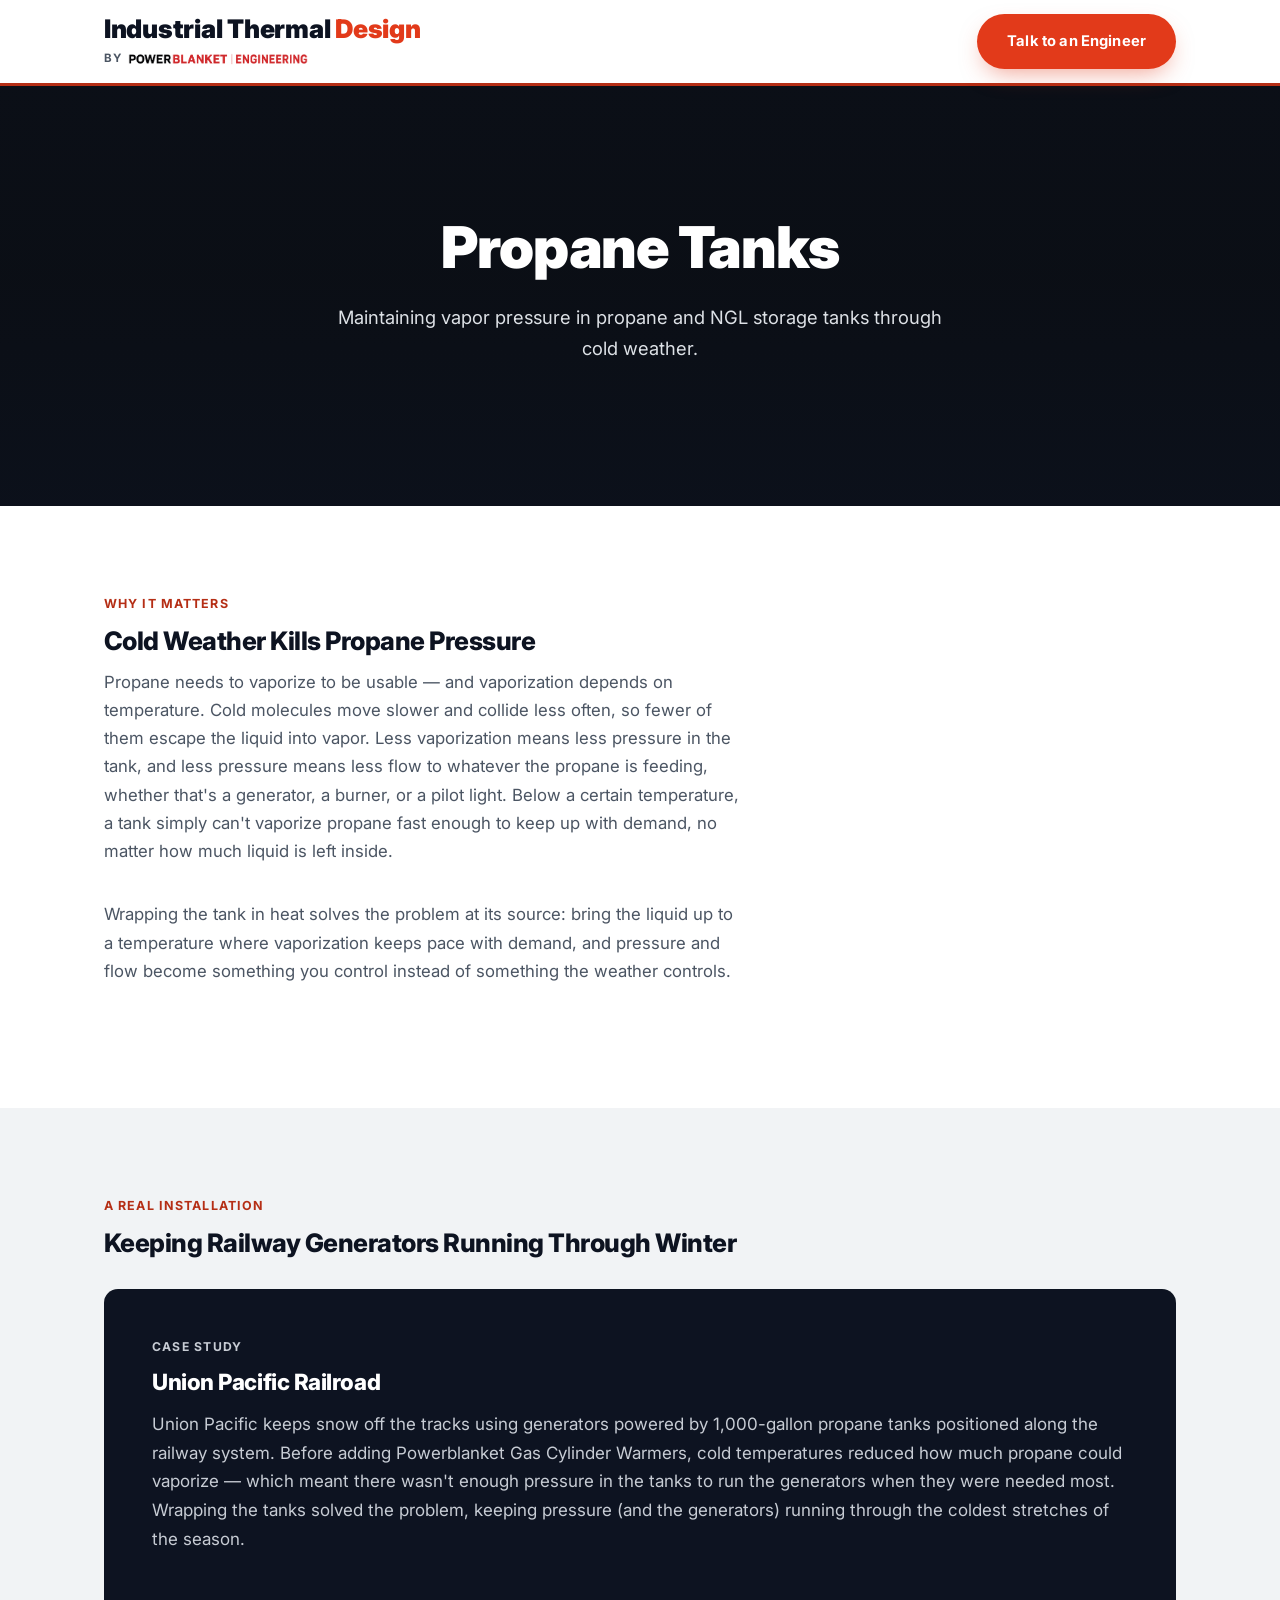
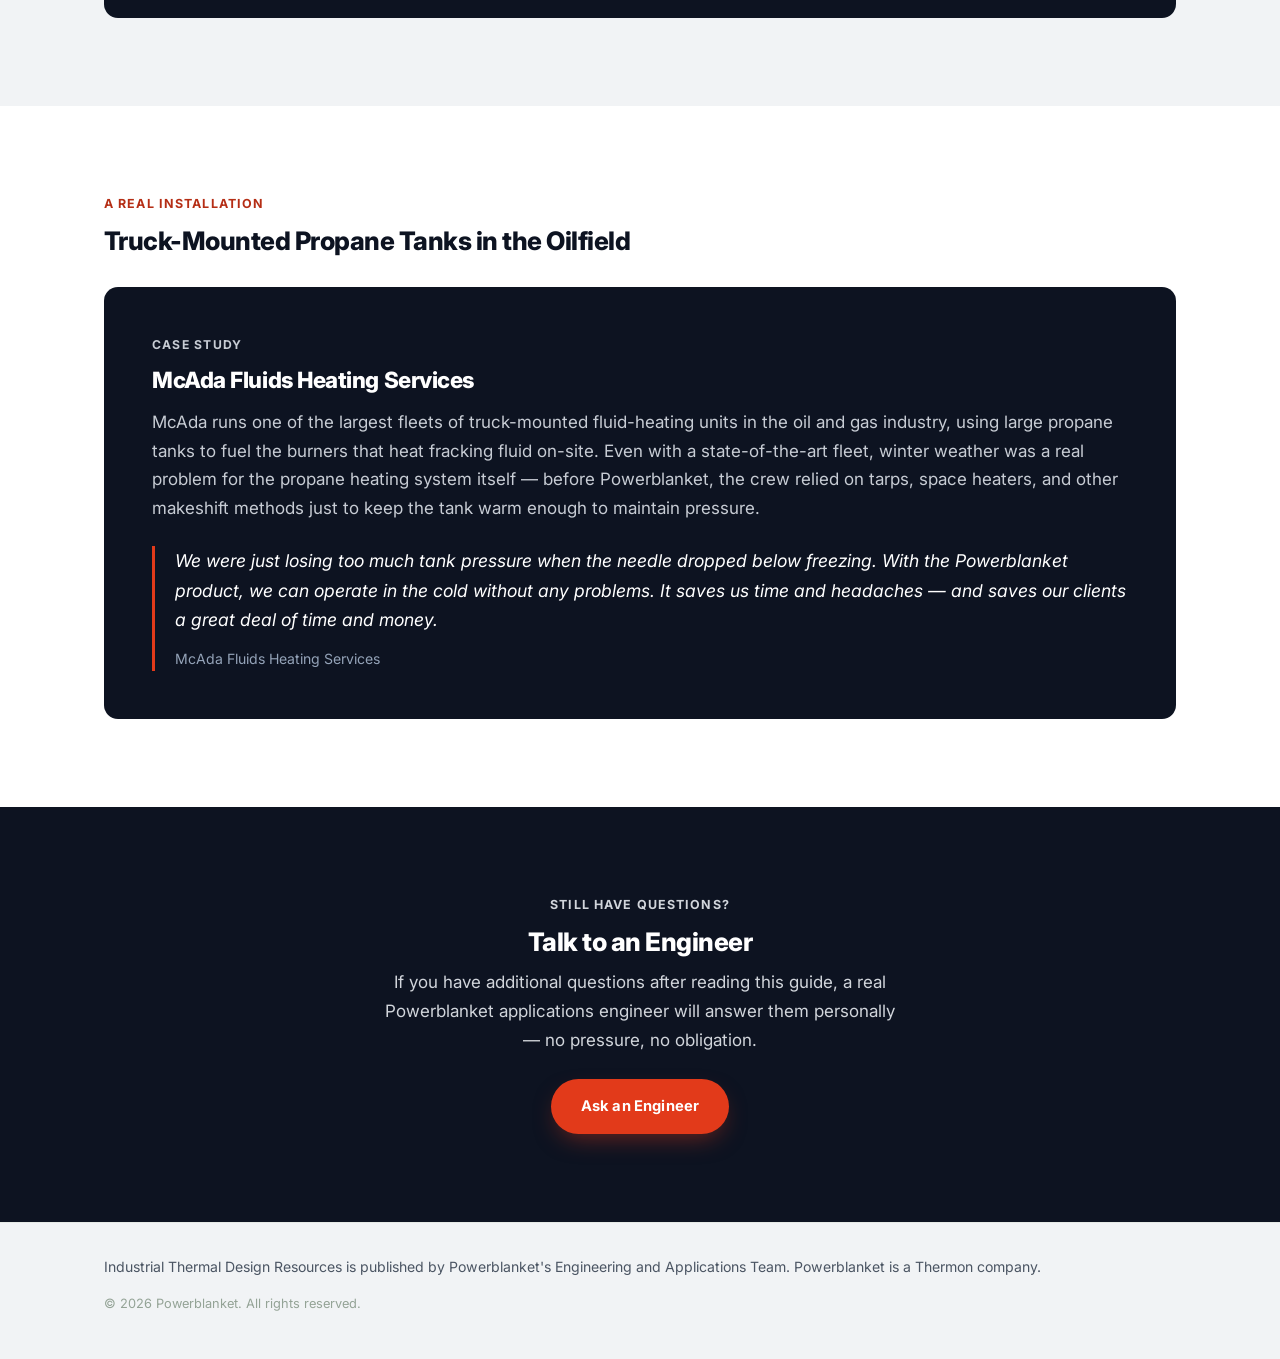
<file: propanetanks/index.html>
<!DOCTYPE html>
<html lang="en">
<head>
<meta charset="UTF-8">
<meta name="viewport" content="width=device-width, initial-scale=1.0">
<title>Propane Tanks | Industrial Thermal Design</title>
<meta name="description" content="Part of Industrial Thermal Design Resources. Maintaining vapor pressure in propane and NGL storage tanks through cold weather.">

<link rel="canonical" href="https://www.industrialthermaldesign.com/propanetanks/">

<meta property="og:type" content="website">
<meta property="og:site_name" content="Industrial Thermal Design">
<meta property="og:title" content="Propane Tanks | Industrial Thermal Design">
<meta property="og:description" content="Maintaining vapor pressure in propane and NGL storage tanks through cold weather.">
<meta property="og:url" content="https://www.industrialthermaldesign.com/propanetanks/">
<meta property="og:image" content="https://www.industrialthermaldesign.com/propanetanks/assets/hero-1.jpg">
<meta name="twitter:card" content="summary">
<meta name="twitter:title" content="Propane Tanks | Industrial Thermal Design">
<meta name="twitter:description" content="Maintaining vapor pressure in propane and NGL storage tanks through cold weather.">
<meta name="twitter:image" content="https://www.industrialthermaldesign.com/propanetanks/assets/hero-1.jpg">

<link rel="icon" type="image/png" sizes="32x32" href="../assets/favicon-32.png">
<link rel="icon" type="image/png" sizes="16x16" href="../assets/favicon-16.png">
<link rel="apple-touch-icon" sizes="180x180" href="../assets/apple-touch-icon.png">
<meta name="theme-color" content="#e23a1a">

<link rel="preconnect" href="https://fonts.googleapis.com">
<link rel="preconnect" href="https://fonts.gstatic.com" crossorigin>
<link href="https://fonts.googleapis.com/css2?family=Inter:wght@300;400;500;600;700;800;900&display=swap" rel="stylesheet">
<link rel="stylesheet" href="../styles.css">
<link rel="stylesheet" href="style.css">

<script type="application/ld+json">
{
  "@context": "https://schema.org",
  "@type": "Organization",
  "name": "Powerblanket",
  "url": "https://www.industrialthermaldesign.com/propanetanks/",
  "logo": "https://www.industrialthermaldesign.com/assets/pb-engineering-logo.png",
  "telephone": "+1-801-506-0198",
  "address": {
    "@type": "PostalAddress",
    "streetAddress": "3130 South 1030 West, Suite 1",
    "addressLocality": "Salt Lake City",
    "addressRegion": "UT",
    "postalCode": "84119",
    "addressCountry": "US"
  },
  "parentOrganization": { "@type": "Organization", "name": "Thermon" },
  "sameAs": ["https://www.powerblanket.com"]
}
</script>
</head>
<body>

<!-- Analytics: Google Analytics 4 -->
<script async src="https://www.googletagmanager.com/gtag/js?id=G-KSJJZEFD7X"></script>
<script>
  window.dataLayer = window.dataLayer || [];
  function gtag(){ dataLayer.push(arguments); }
  gtag('js', new Date());
  gtag('config', 'G-KSJJZEFD7X');
</script>

<header class="hub-banner">
  <div class="container hub-banner-inner">
    <div class="hub-banner-brand">
      <a class="hub-banner-title-link" href="/" aria-label="Industrial Thermal Design home">
        <p class="hub-banner-title">Industrial Thermal <span class="brand-accent">Design</span></p>
      </a>
      <div class="hub-banner-byline">
        <span>by</span>
        <a href="https://www.powerblanket.com" target="_blank" rel="noopener" aria-label="Powerblanket.com">
          <img src="../assets/pb-engineering-logo.png" alt="Powerblanket Engineering" class="hub-banner-byline-logo">
        </a>
      </div>
    </div>
    <a href="/talk-to-an-engineer/" class="btn btn-primary btn-banner">Talk to an Engineer</a>
  </div>
</header>

<!-- HERO -->
<section class="hero">
  <div class="hero-slideshow" aria-hidden="true">
    <div class="hero-slide" style="background-image:url('assets/hero-1.jpg');"></div>
    <div class="hero-slide" data-bg="assets/hero-2.jpg"></div>
  </div>
  <div class="hero-scrim"></div>
  <div class="container hub-hero-inner">
    <h1>Propane Tanks</h1>
    <p class="hub-hero-lede">Maintaining vapor pressure in propane and NGL storage tanks through cold weather.</p>
  </div>
</section>

<!-- WHY IT MATTERS -->
<section class="section reveal">
  <div class="container">
    <p class="kicker">Why It Matters</p>
    <h2>Cold Weather Kills Propane Pressure</h2>
    <p class="section-intro">
      Propane needs to vaporize to be usable — and vaporization depends on temperature. Cold molecules move
      slower and collide less often, so fewer of them escape the liquid into vapor. Less vaporization means less
      pressure in the tank, and less pressure means less flow to whatever the propane is feeding, whether that's
      a generator, a burner, or a pilot light. Below a certain temperature, a tank simply can't vaporize propane
      fast enough to keep up with demand, no matter how much liquid is left inside.
    </p>
    <p class="section-intro">
      Wrapping the tank in heat solves the problem at its source: bring the liquid up to a temperature where
      vaporization keeps pace with demand, and pressure and flow become something you control instead of
      something the weather controls.
    </p>
  </div>
</section>

<!-- CASE STUDY: UNION PACIFIC -->
<section class="section section-alt reveal">
  <div class="container">
    <p class="kicker">A Real Installation</p>
    <h2>Keeping Railway Generators Running Through Winter</h2>
    <div class="case-study-block">
      <p class="case-study-kicker">Case Study</p>
      <h3>Union Pacific Railroad</h3>
      <p>
        Union Pacific keeps snow off the tracks using generators powered by 1,000-gallon propane tanks
        positioned along the railway system. Before adding Powerblanket Gas Cylinder Warmers, cold temperatures
        reduced how much propane could vaporize — which meant there wasn't enough pressure in the tanks to run
        the generators when they were needed most. Wrapping the tanks solved the problem, keeping pressure (and
        the generators) running through the coldest stretches of the season.
      </p>
    </div>
  </div>
</section>

<!-- CASE STUDY: MCADA -->
<section class="section reveal">
  <div class="container">
    <p class="kicker">A Real Installation</p>
    <h2>Truck-Mounted Propane Tanks in the Oilfield</h2>
    <div class="case-study-block">
      <p class="case-study-kicker">Case Study</p>
      <h3>McAda Fluids Heating Services</h3>
      <p>
        McAda runs one of the largest fleets of truck-mounted fluid-heating units in the oil and gas industry,
        using large propane tanks to fuel the burners that heat fracking fluid on-site. Even with a state-of-the-art
        fleet, winter weather was a real problem for the propane heating system itself — before Powerblanket, the
        crew relied on tarps, space heaters, and other makeshift methods just to keep the tank warm enough to
        maintain pressure.
      </p>
      <blockquote>We were just losing too much tank pressure when the needle dropped below freezing. With the
        Powerblanket product, we can operate in the cold without any problems. It saves us time and headaches —
        and saves our clients a great deal of time and money.
        <cite>McAda Fluids Heating Services</cite>
      </blockquote>
    </div>
  </div>
</section>

<!-- ASK AN ENGINEER -->
<section class="section section-cta-band reveal">
  <div class="container cta-band-inner">
    <p class="kicker kicker-on-dark">Still Have Questions?</p>
    <h2>Talk to an Engineer</h2>
    <p>If you have additional questions after reading this guide, a real Powerblanket applications engineer will
      answer them personally — no pressure, no obligation.</p>
    <a href="/talk-to-an-engineer/" class="btn btn-primary">Ask an Engineer</a>
  </div>
</section>

<footer class="hub-footer">
  <div class="container">
    <p>
      Industrial Thermal Design Resources is published by Powerblanket's Engineering and Applications Team.
      Powerblanket is a Thermon company.
    </p>
    <p class="hub-footer-meta">&copy; <span id="year"></span> Powerblanket. All rights reserved.</p>
  </div>
</footer>

<script src="script.js"></script>
</body>
</html>
</file>
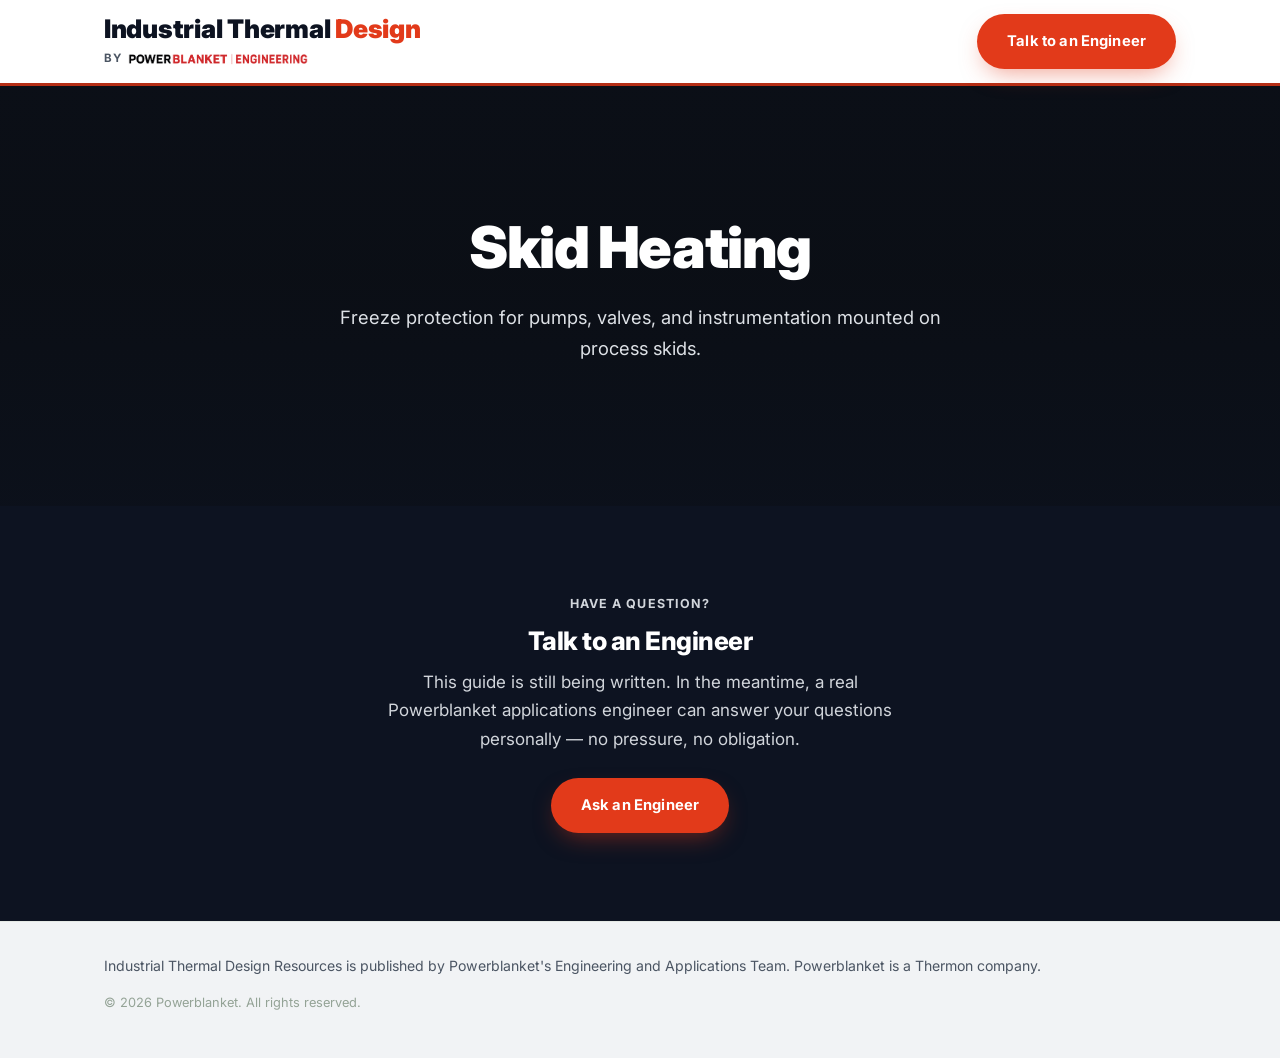
<file: skidheating/index.html>
<!DOCTYPE html>
<html lang="en">
<head>
<meta charset="UTF-8">
<meta name="viewport" content="width=device-width, initial-scale=1.0">
<title>Skid Heating | Industrial Thermal Design</title>
<meta name="description" content="Part of Industrial Thermal Design Resources. Freeze protection for pumps, valves, and instrumentation mounted on process skids.">

<link rel="canonical" href="https://www.industrialthermaldesign.com/skidheating/">

<meta property="og:type" content="website">
<meta property="og:site_name" content="Industrial Thermal Design">
<meta property="og:title" content="Skid Heating | Industrial Thermal Design">
<meta property="og:description" content="Freeze protection for pumps, valves, and instrumentation mounted on process skids.">
<meta property="og:url" content="https://www.industrialthermaldesign.com/skidheating/">
<meta property="og:image" content="https://www.industrialthermaldesign.com/skidheating/assets/hero-1.jpg">
<meta name="twitter:card" content="summary">
<meta name="twitter:title" content="Skid Heating | Industrial Thermal Design">
<meta name="twitter:description" content="Freeze protection for pumps, valves, and instrumentation mounted on process skids.">
<meta name="twitter:image" content="https://www.industrialthermaldesign.com/skidheating/assets/hero-1.jpg">

<link rel="icon" type="image/png" sizes="32x32" href="../assets/favicon-32.png">
<link rel="icon" type="image/png" sizes="16x16" href="../assets/favicon-16.png">
<link rel="apple-touch-icon" sizes="180x180" href="../assets/apple-touch-icon.png">
<meta name="theme-color" content="#e23a1a">

<link rel="preconnect" href="https://fonts.googleapis.com">
<link rel="preconnect" href="https://fonts.gstatic.com" crossorigin>
<link href="https://fonts.googleapis.com/css2?family=Inter:wght@300;400;500;600;700;800;900&display=swap" rel="stylesheet">
<link rel="stylesheet" href="../styles.css">
<link rel="stylesheet" href="style.css">

<script type="application/ld+json">
{
  "@context": "https://schema.org",
  "@type": "Organization",
  "name": "Powerblanket",
  "url": "https://www.industrialthermaldesign.com/skidheating/",
  "logo": "https://www.industrialthermaldesign.com/assets/pb-engineering-logo.png",
  "telephone": "+1-801-506-0198",
  "address": {
    "@type": "PostalAddress",
    "streetAddress": "3130 South 1030 West, Suite 1",
    "addressLocality": "Salt Lake City",
    "addressRegion": "UT",
    "postalCode": "84119",
    "addressCountry": "US"
  },
  "parentOrganization": { "@type": "Organization", "name": "Thermon" },
  "sameAs": ["https://www.powerblanket.com"]
}
</script>
</head>
<body>

<!-- Analytics: Google Analytics 4 -->
<script async src="https://www.googletagmanager.com/gtag/js?id=G-KSJJZEFD7X"></script>
<script>
  window.dataLayer = window.dataLayer || [];
  function gtag(){ dataLayer.push(arguments); }
  gtag('js', new Date());
  gtag('config', 'G-KSJJZEFD7X');
</script>

<header class="hub-banner">
  <div class="container hub-banner-inner">
    <div class="hub-banner-brand">
      <a class="hub-banner-title-link" href="/" aria-label="Industrial Thermal Design home">
        <p class="hub-banner-title">Industrial Thermal <span class="brand-accent">Design</span></p>
      </a>
      <div class="hub-banner-byline">
        <span>by</span>
        <a href="https://www.powerblanket.com" target="_blank" rel="noopener" aria-label="Powerblanket.com">
          <img src="../assets/pb-engineering-logo.png" alt="Powerblanket Engineering" class="hub-banner-byline-logo">
        </a>
      </div>
    </div>
    <a href="/talk-to-an-engineer/" class="btn btn-primary btn-banner">Talk to an Engineer</a>
  </div>
</header>

<!-- HERO -->
<section class="hero">
  <div class="hero-slideshow" aria-hidden="true">
    <div class="hero-slide" style="background-image:url('assets/hero-1.jpg');"></div>
    <div class="hero-slide" data-bg="assets/hero-2.jpg"></div>
  </div>
  <div class="hero-scrim"></div>
  <div class="container hub-hero-inner">
    <h1>Skid Heating</h1>
    <p class="hub-hero-lede">Freeze protection for pumps, valves, and instrumentation mounted on process skids.</p>
  </div>
</section>

<!-- ASK AN ENGINEER -->
<section class="section section-cta-band reveal">
  <div class="container cta-band-inner">
    <p class="kicker kicker-on-dark">Have a Question?</p>
    <h2>Talk to an Engineer</h2>
    <p>This guide is still being written. In the meantime, a real Powerblanket applications engineer can answer
      your questions personally — no pressure, no obligation.</p>
    <a href="/talk-to-an-engineer/" class="btn btn-primary">Ask an Engineer</a>
  </div>
</section>

<footer class="hub-footer">
  <div class="container">
    <p>
      Industrial Thermal Design Resources is published by Powerblanket's Engineering and Applications Team.
      Powerblanket is a Thermon company.
    </p>
    <p class="hub-footer-meta">&copy; <span id="year"></span> Powerblanket. All rights reserved.</p>
  </div>
</footer>

<script src="script.js"></script>
</body>
</html>
</file>
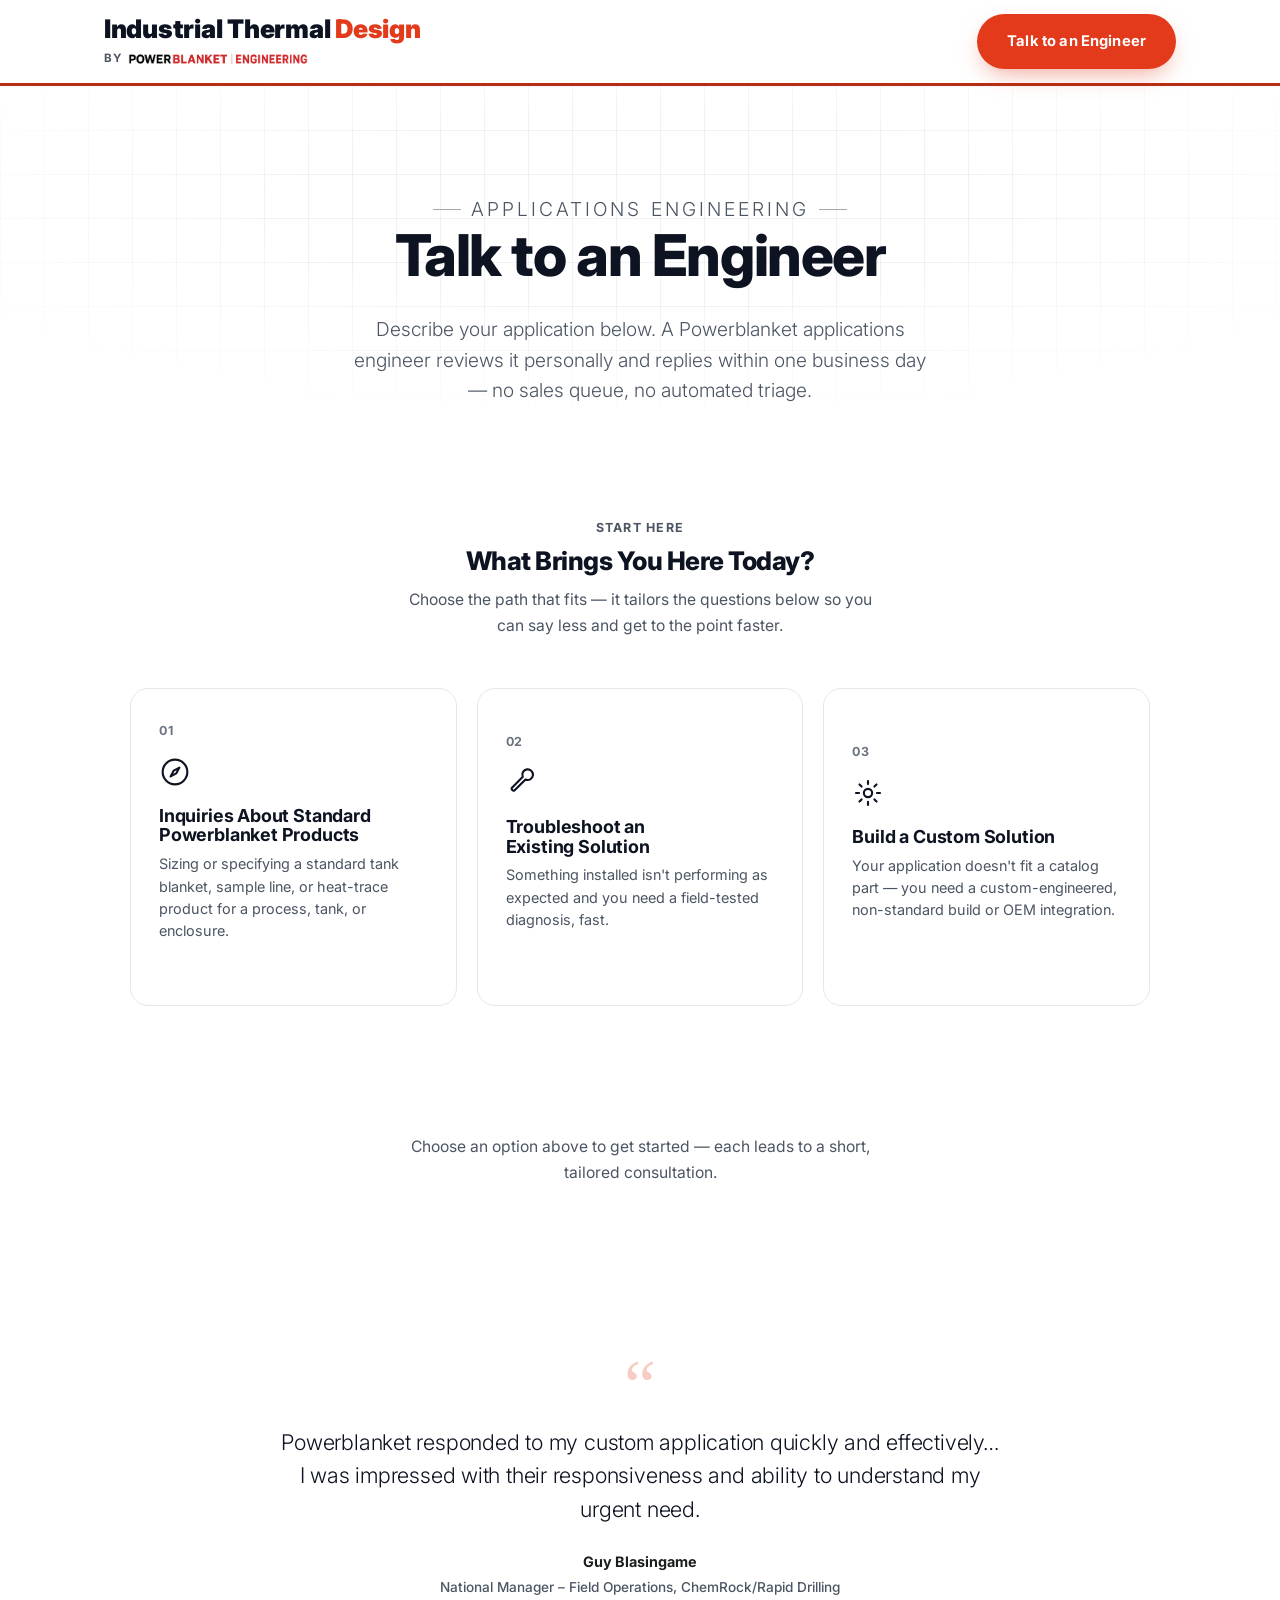
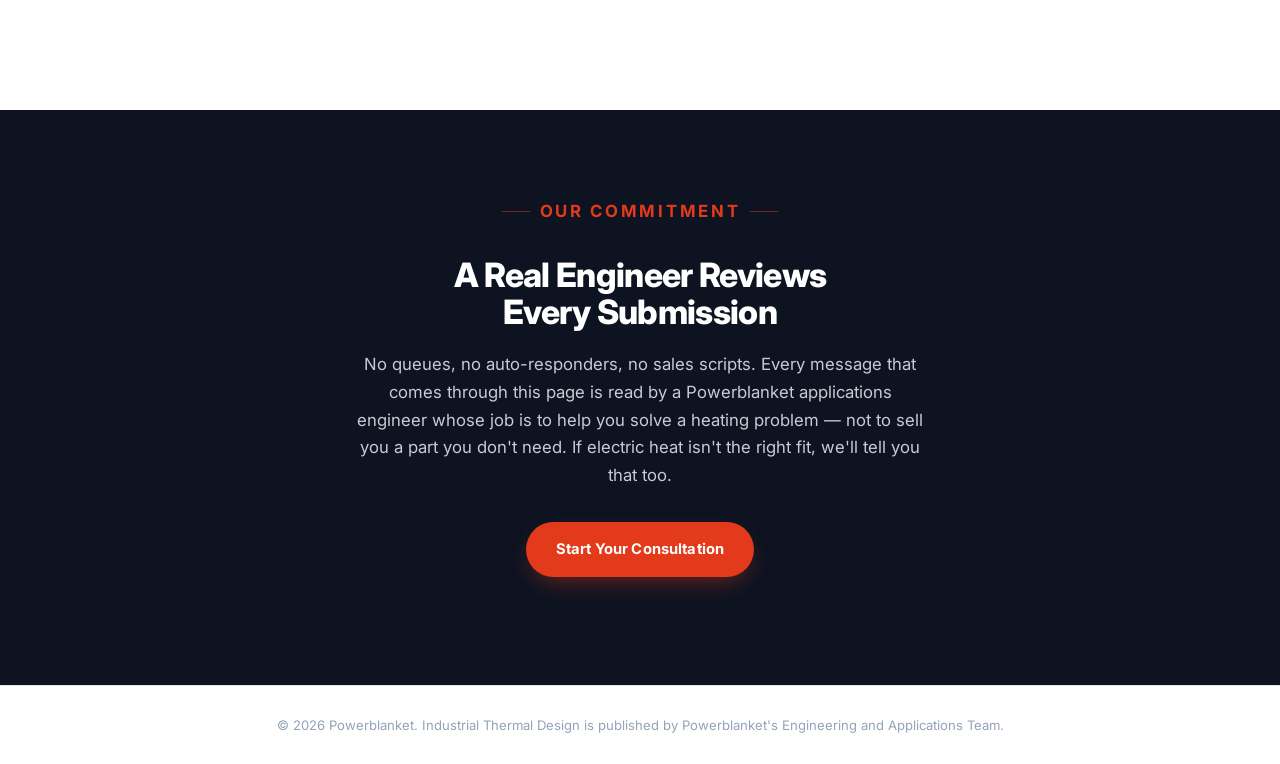
<file: talk-to-an-engineer/index.html>
<!DOCTYPE html>
<html lang="en">
<head>
<meta charset="UTF-8">
<meta name="viewport" content="width=device-width, initial-scale=1.0">
<title>Talk to an Engineer | Industrial Thermal Design</title>
<meta name="description" content="Describe your application and hear back from a Powerblanket applications engineer, personally, usually within one business day.">

<link rel="canonical" href="https://www.industrialthermaldesign.com/talk-to-an-engineer/">

<meta property="og:type" content="website">
<meta property="og:site_name" content="Industrial Thermal Design">
<meta property="og:title" content="Talk to an Engineer | Industrial Thermal Design">
<meta property="og:description" content="Describe your application and hear back from a Powerblanket applications engineer, personally, usually within one business day.">
<meta property="og:url" content="https://www.industrialthermaldesign.com/talk-to-an-engineer/">
<meta property="og:image" content="https://www.industrialthermaldesign.com/assets/hero/hero-1.jpg">
<meta name="twitter:card" content="summary_large_image">
<meta name="twitter:title" content="Talk to an Engineer | Industrial Thermal Design">
<meta name="twitter:description" content="Describe your application and hear back from a Powerblanket applications engineer, personally, usually within one business day.">
<meta name="twitter:image" content="https://www.industrialthermaldesign.com/assets/hero/hero-1.jpg">

<link rel="icon" type="image/png" sizes="32x32" href="../assets/favicon-32.png">
<link rel="icon" type="image/png" sizes="16x16" href="../assets/favicon-16.png">
<link rel="apple-touch-icon" sizes="180x180" href="../assets/apple-touch-icon.png">
<meta name="theme-color" content="#e23a1a">

<link rel="preconnect" href="https://fonts.googleapis.com">
<link rel="preconnect" href="https://fonts.gstatic.com" crossorigin>
<link href="https://fonts.googleapis.com/css2?family=Inter:wght@300;400;500;600;700;800;900&display=swap" rel="stylesheet">
<link rel="stylesheet" href="../styles.css">
<link rel="stylesheet" href="style.css">

<script type="application/ld+json">
{
  "@context": "https://schema.org",
  "@type": "Organization",
  "name": "Powerblanket",
  "url": "https://www.industrialthermaldesign.com/talk-to-an-engineer/",
  "logo": "https://www.industrialthermaldesign.com/assets/pb-engineering-logo.png",
  "telephone": "+1-801-506-0198",
  "address": {
    "@type": "PostalAddress",
    "streetAddress": "3130 South 1030 West, Suite 1",
    "addressLocality": "Salt Lake City",
    "addressRegion": "UT",
    "postalCode": "84119",
    "addressCountry": "US"
  },
  "parentOrganization": { "@type": "Organization", "name": "Thermon" },
  "sameAs": ["https://www.powerblanket.com"]
}
</script>
</head>
<body>

<!-- Analytics: Google Analytics 4 -->
<script async src="https://www.googletagmanager.com/gtag/js?id=G-KSJJZEFD7X"></script>
<script>
  window.dataLayer = window.dataLayer || [];
  function gtag(){ dataLayer.push(arguments); }
  gtag('js', new Date());
  gtag('config', 'G-KSJJZEFD7X');
</script>

<header class="hub-banner">
  <div class="container hub-banner-inner">
    <div class="hub-banner-brand">
      <a class="hub-banner-title-link" href="/" aria-label="Industrial Thermal Design home">
        <p class="hub-banner-title">Industrial Thermal <span class="brand-accent">Design</span></p>
      </a>
      <div class="hub-banner-byline">
        <span>by</span>
        <a href="https://www.powerblanket.com" target="_blank" rel="noopener" aria-label="Powerblanket.com">
          <img src="../assets/pb-engineering-logo.png" alt="Powerblanket Engineering" class="hub-banner-byline-logo">
        </a>
      </div>
    </div>
    <a href="/talk-to-an-engineer/" class="btn btn-primary btn-banner">Talk to an Engineer</a>
  </div>
</header>

<section class="intake-hero blueprint-bg">
  <div class="container intake-hero-inner">
    <p class="intake-eyebrow">Applications Engineering</p>
    <h1>Talk to an Engineer</h1>
    <p>Describe your application below. A Powerblanket applications engineer reviews it personally and
      replies within one business day — no sales queue, no automated triage.</p>
  </div>
</section>

<section class="intake-tiles-section reveal" id="consultation">
  <div class="container">
    <p class="intake-tiles-label">Start Here</p>
    <h2 class="intake-tiles-heading">What Brings You Here Today?</h2>
    <p class="intake-tiles-sub">Choose the path that fits — it tailors the questions below so you can say less and get to the point faster.</p>
    <div class="intake-tiles">
      <button type="button" class="intake-tile" data-category="standard-system">
        <span class="intake-tile-index">01</span>
        <div class="intake-tile-icon">
          <svg viewBox="0 0 24 24" fill="none" stroke="currentColor" stroke-width="1.6" stroke-linecap="round" stroke-linejoin="round">
            <circle cx="12" cy="12" r="9.25"/>
            <path d="M15.3 8.7L13 13L8.7 15.3L11 11L15.3 8.7Z"/>
          </svg>
        </div>
        <h3>Inquiries About Standard Powerblanket Products</h3>
        <p>Sizing or specifying a standard tank blanket, sample line, or heat-trace product for a process, tank, or enclosure.</p>
        <span class="intake-tile-cta">Begin your consultation
          <svg viewBox="0 0 24 24" fill="none" stroke="currentColor" stroke-width="2" stroke-linecap="round" stroke-linejoin="round"><path d="M5 12h14M13 6l6 6-6 6"/></svg>
        </span>
      </button>

      <button type="button" class="intake-tile" data-category="troubleshooting">
        <span class="intake-tile-index">02</span>
        <div class="intake-tile-icon">
          <svg viewBox="0 0 24 24" fill="none" stroke="currentColor" stroke-width="1.6" stroke-linecap="round" stroke-linejoin="round">
            <path d="M6.3 17.7L14.6 9.4A4 4 0 1 0 12.6 7.4L4.3 15.7a1.6 1.6 0 0 0 2 2Z"/>
          </svg>
        </div>
        <h3>Troubleshoot an Existing Solution</h3>
        <p>Something installed isn't performing as expected and you need a field-tested diagnosis, fast.</p>
        <span class="intake-tile-cta">Begin your consultation
          <svg viewBox="0 0 24 24" fill="none" stroke="currentColor" stroke-width="2" stroke-linecap="round" stroke-linejoin="round"><path d="M5 12h14M13 6l6 6-6 6"/></svg>
        </span>
      </button>

      <button type="button" class="intake-tile" data-category="custom-oem">
        <span class="intake-tile-index">03</span>
        <div class="intake-tile-icon">
          <svg viewBox="0 0 24 24" fill="none" stroke="currentColor" stroke-width="1.6" stroke-linecap="round" stroke-linejoin="round">
            <circle cx="12" cy="12" r="3.1"/>
            <path d="M12 3v2.3M12 18.7V21M21 12h-2.3M5.3 12H3M18.4 5.6l-1.6 1.6M7.2 16.8l-1.6 1.6M18.4 18.4l-1.6-1.6M7.2 7.2 5.6 5.6"/>
          </svg>
        </div>
        <h3>Build a Custom Solution</h3>
        <p>Your application doesn't fit a catalog part — you need a custom-engineered, non-standard build or OEM integration.</p>
        <span class="intake-tile-cta">Begin your consultation
          <svg viewBox="0 0 24 24" fill="none" stroke="currentColor" stroke-width="2" stroke-linecap="round" stroke-linejoin="round"><path d="M5 12h14M13 6l6 6-6 6"/></svg>
        </span>
      </button>
    </div>
  </div>
</section>

<section class="intake-form-section" id="intake-form-section">
  <div class="container intake-form-wrap">

    <p class="intake-placeholder" id="intake-placeholder">Choose an option above to get started — each leads to a short, tailored consultation.</p>

    <!-- Standard System -->
    <form class="intake-form" id="form-standard-system" data-category="standard-system" action="https://api.web3forms.com/submit" method="POST">
      <h2 class="intake-form-heading">Tell us about the standard system</h2>
      <p class="intake-form-subhead">Four quick questions — that's all we need to start.</p>

      <input type="hidden" name="access_key" value="4d5bf2f0-642f-4bf5-874e-b1b2e0876d1f">
      <input type="hidden" name="subject" value="Standard System lead from Talk to an Engineer page">
      <input type="hidden" name="request_type" value="Design a Standard System">
      <input type="checkbox" name="botcheck" style="display:none" tabindex="-1" autocomplete="off">

      <div class="intake-field">
        <label for="na-name">Name</label>
        <input type="text" id="na-name" name="name" required>
      </div>
      <div class="intake-field">
        <label for="na-email">Email</label>
        <input type="email" id="na-email" name="email" required>
      </div>
      <div class="intake-field">
        <label for="na-what">What are you trying to heat?</label>
        <input type="text" id="na-what" name="what_to_heat" required placeholder="e.g. 500-gallon tote, 3-inch sample line, control cabinet">
      </div>
      <div class="intake-field">
        <label for="na-temp">Target temperature or environment</label>
        <input type="text" id="na-temp" name="target_temperature" required placeholder="e.g. Keep above 40°F outdoors in a Minnesota winter">
      </div>

      <button type="button" class="intake-more-toggle" aria-expanded="false" data-target="na-more">
        <svg viewBox="0 0 24 24" fill="none" stroke="currentColor" stroke-width="2" stroke-linecap="round"><path d="M12 5v14M5 12h14"/></svg>
        <span class="intake-more-label">Add project details</span> <span class="optional">(optional)</span>
      </button>
      <div class="intake-more-fields" id="na-more"><div>
        <div class="intake-row">
          <div class="intake-field">
            <label for="na-company">Company</label>
            <input type="text" id="na-company" name="company">
          </div>
          <div class="intake-field">
            <label for="na-stage">Where are you in the process?</label>
            <select id="na-stage" name="project_stage">
              <option>Just exploring options</option>
              <option>Have a rough spec</option>
              <option>Ready to order</option>
            </select>
          </div>
        </div>
      </div></div>

      <button type="submit" class="btn btn-primary intake-submit">Send to Engineering</button>
      <p class="intake-microcopy">An engineer replies personally — no auto-responder, no sales queue. We never share your information.</p>
      <p class="intake-error"></p>
    </form>

    <!-- Troubleshooting -->
    <form class="intake-form" id="form-troubleshooting" data-category="troubleshooting" action="https://api.web3forms.com/submit" method="POST">
      <h2 class="intake-form-heading">Tell us what's going wrong</h2>
      <p class="intake-form-subhead">Four quick questions — that's all we need to start.</p>

      <input type="hidden" name="access_key" value="4d5bf2f0-642f-4bf5-874e-b1b2e0876d1f">
      <input type="hidden" name="subject" value="Troubleshooting lead from Talk to an Engineer page">
      <input type="hidden" name="request_type" value="Troubleshoot a System">
      <input type="checkbox" name="botcheck" style="display:none" tabindex="-1" autocomplete="off">

      <div class="intake-field">
        <label for="ts-name">Name</label>
        <input type="text" id="ts-name" name="name" required>
      </div>
      <div class="intake-field">
        <label for="ts-email">Email</label>
        <input type="email" id="ts-email" name="email" required>
      </div>
      <div class="intake-field">
        <label for="ts-issue">What's the system doing — or not doing?</label>
        <textarea id="ts-issue" name="message" required placeholder="Describe the symptom, when it started, and anything you've already tried"></textarea>
      </div>
      <div class="intake-field">
        <label for="ts-urgency">How urgent is this?</label>
        <select id="ts-urgency" name="urgency" required>
          <option value="" disabled selected>Select one</option>
          <option>Not urgent</option>
          <option>Need this resolved this week</option>
          <option>Urgent — production is down</option>
        </select>
      </div>

      <button type="button" class="intake-more-toggle" aria-expanded="false" data-target="ts-more">
        <svg viewBox="0 0 24 24" fill="none" stroke="currentColor" stroke-width="2" stroke-linecap="round"><path d="M12 5v14M5 12h14"/></svg>
        <span class="intake-more-label">Add project details</span> <span class="optional">(optional)</span>
      </button>
      <div class="intake-more-fields" id="ts-more"><div>
        <div class="intake-row">
          <div class="intake-field">
            <label for="ts-company">Company</label>
            <input type="text" id="ts-company" name="company">
          </div>
          <div class="intake-field">
            <label for="ts-product">Product or model</label>
            <input type="text" id="ts-product" name="product" placeholder="If you have it">
          </div>
        </div>
      </div></div>

      <button type="submit" class="btn btn-primary intake-submit">Send to Engineering</button>
      <p class="intake-microcopy">An engineer replies personally — no auto-responder, no sales queue. We never share your information.</p>
      <p class="intake-error"></p>
    </form>

    <!-- Custom & OEM -->
    <form class="intake-form" id="form-custom-oem" data-category="custom-oem" action="https://api.web3forms.com/submit" method="POST">
      <h2 class="intake-form-heading">Tell us about the project</h2>
      <p class="intake-form-subhead">Most custom projects get a quote within 24 hours and ship in about two weeks.</p>

      <input type="hidden" name="access_key" value="4d5bf2f0-642f-4bf5-874e-b1b2e0876d1f">
      <input type="hidden" name="subject" value="Custom & OEM lead from Talk to an Engineer page">
      <input type="hidden" name="request_type" value="Build a Custom Solution">
      <input type="checkbox" name="botcheck" style="display:none" tabindex="-1" autocomplete="off">

      <div class="intake-field">
        <label for="co-name">Name</label>
        <input type="text" id="co-name" name="name" required>
      </div>
      <div class="intake-field">
        <label for="co-email">Email</label>
        <input type="email" id="co-email" name="email" required>
      </div>
      <div class="intake-field">
        <label for="co-system">What kind of system needs temperature control?</label>
        <select id="co-system" name="system_type" required>
          <option value="" disabled selected>Select one</option>
          <option>Drum or bucket</option>
          <option>Tote</option>
          <option>Tank</option>
          <option>Gas cylinder</option>
          <option>Pipe, valve, or manifold</option>
          <option>Flat surface (vertical or horizontal)</option>
          <option>Other / not sure</option>
        </select>
      </div>
      <div class="intake-field">
        <label for="co-what">What are you building, and what's the goal?</label>
        <textarea id="co-what" name="message" required placeholder="Describe the project, geometry, or system you need heat integrated into, and what success looks like"></textarea>
      </div>

      <button type="button" class="intake-more-toggle" aria-expanded="false" data-target="co-more">
        <svg viewBox="0 0 24 24" fill="none" stroke="currentColor" stroke-width="2" stroke-linecap="round"><path d="M12 5v14M5 12h14"/></svg>
        <span class="intake-more-label">Add project details</span> <span class="optional">(optional)</span>
      </button>
      <div class="intake-more-fields" id="co-more"><div>
        <div class="intake-field">
          <label for="co-environment">Operating environment</label>
          <input type="text" id="co-environment" name="environment" placeholder="e.g. Outdoor, Class I Div 2, -20°F to 150°F ambient, expected wind">
        </div>
        <div class="intake-row">
          <div class="intake-field">
            <label for="co-limitations">Any constraints or limitations we should know?</label>
            <input type="text" id="co-limitations" name="limitations" placeholder="e.g. space, weight, certification requirements">
          </div>
          <div class="intake-field">
            <label for="co-power">Preferred power source</label>
            <select id="co-power" name="power_source">
              <option value="">Not sure</option>
              <option>120V AC</option>
              <option>208V AC</option>
              <option>240V AC</option>
              <option>DC</option>
            </select>
          </div>
        </div>
        <div class="intake-row">
          <div class="intake-field">
            <label for="co-volume">Expected volume or scale</label>
            <input type="text" id="co-volume" name="volume" placeholder="e.g. 40 units/year, one large installation">
          </div>
          <div class="intake-field">
            <label for="co-timeline">Timeline for a decision</label>
            <select id="co-timeline" name="timeline">
              <option>Just researching</option>
              <option>This quarter</option>
              <option>Within 30 days</option>
            </select>
          </div>
        </div>
        <div class="intake-field">
          <label for="co-company">Company</label>
          <input type="text" id="co-company" name="company">
        </div>
      </div></div>

      <button type="submit" class="btn btn-primary intake-submit">Send to Engineering</button>
      <p class="intake-microcopy">An engineer replies personally — no auto-responder, no sales queue. We never share your information.</p>
      <p class="intake-error"></p>
    </form>

    <div class="intake-success" id="intake-success">
      <div class="intake-success-icon">
        <svg viewBox="0 0 24 24" fill="none" stroke="currentColor" stroke-width="1.6" stroke-linecap="round" stroke-linejoin="round">
          <circle cx="12" cy="12" r="9.25"/>
          <path d="M8 12.4L10.6 15L16.2 9.4"/>
        </svg>
      </div>
      <h2>Message sent</h2>
      <p>Thanks — we've got it. An engineer will reply to <strong id="intake-success-email"></strong> within one business day.</p>
    </div>

  </div>
</section>

<section class="intake-testimonial-section reveal">
  <div class="container">
    <div class="intake-testimonial">
      <p class="intake-testimonial-mark">&ldquo;</p>
      <blockquote>Powerblanket responded to my custom application quickly and effectively&hellip; I was impressed
        with their responsiveness and ability to understand my urgent need.</blockquote>
      <p class="intake-testimonial-attribution">Guy Blasingame<span>National Manager – Field Operations, ChemRock/Rapid Drilling</span></p>
    </div>
  </div>
</section>

<section class="intake-final-cta reveal">
  <div class="container intake-final-cta-inner">
    <p class="intake-eyebrow">Our Commitment</p>
    <h2>A Real Engineer Reviews Every Submission</h2>
    <p>No queues, no auto-responders, no sales scripts. Every message that comes through this page is read
      by a Powerblanket applications engineer whose job is to help you solve a heating problem — not to
      sell you a part you don't need. If electric heat isn't the right fit, we'll tell you that too.</p>
    <a href="#consultation" class="btn btn-primary">Start Your Consultation</a>
  </div>
</section>

<footer class="intake-footer">
  <div class="container">
    <p>&copy; <span id="year"></span> Powerblanket. Industrial Thermal Design is published by Powerblanket's Engineering and Applications Team.</p>
  </div>
</footer>

<script src="script.js"></script>
</body>
</html>
</file>
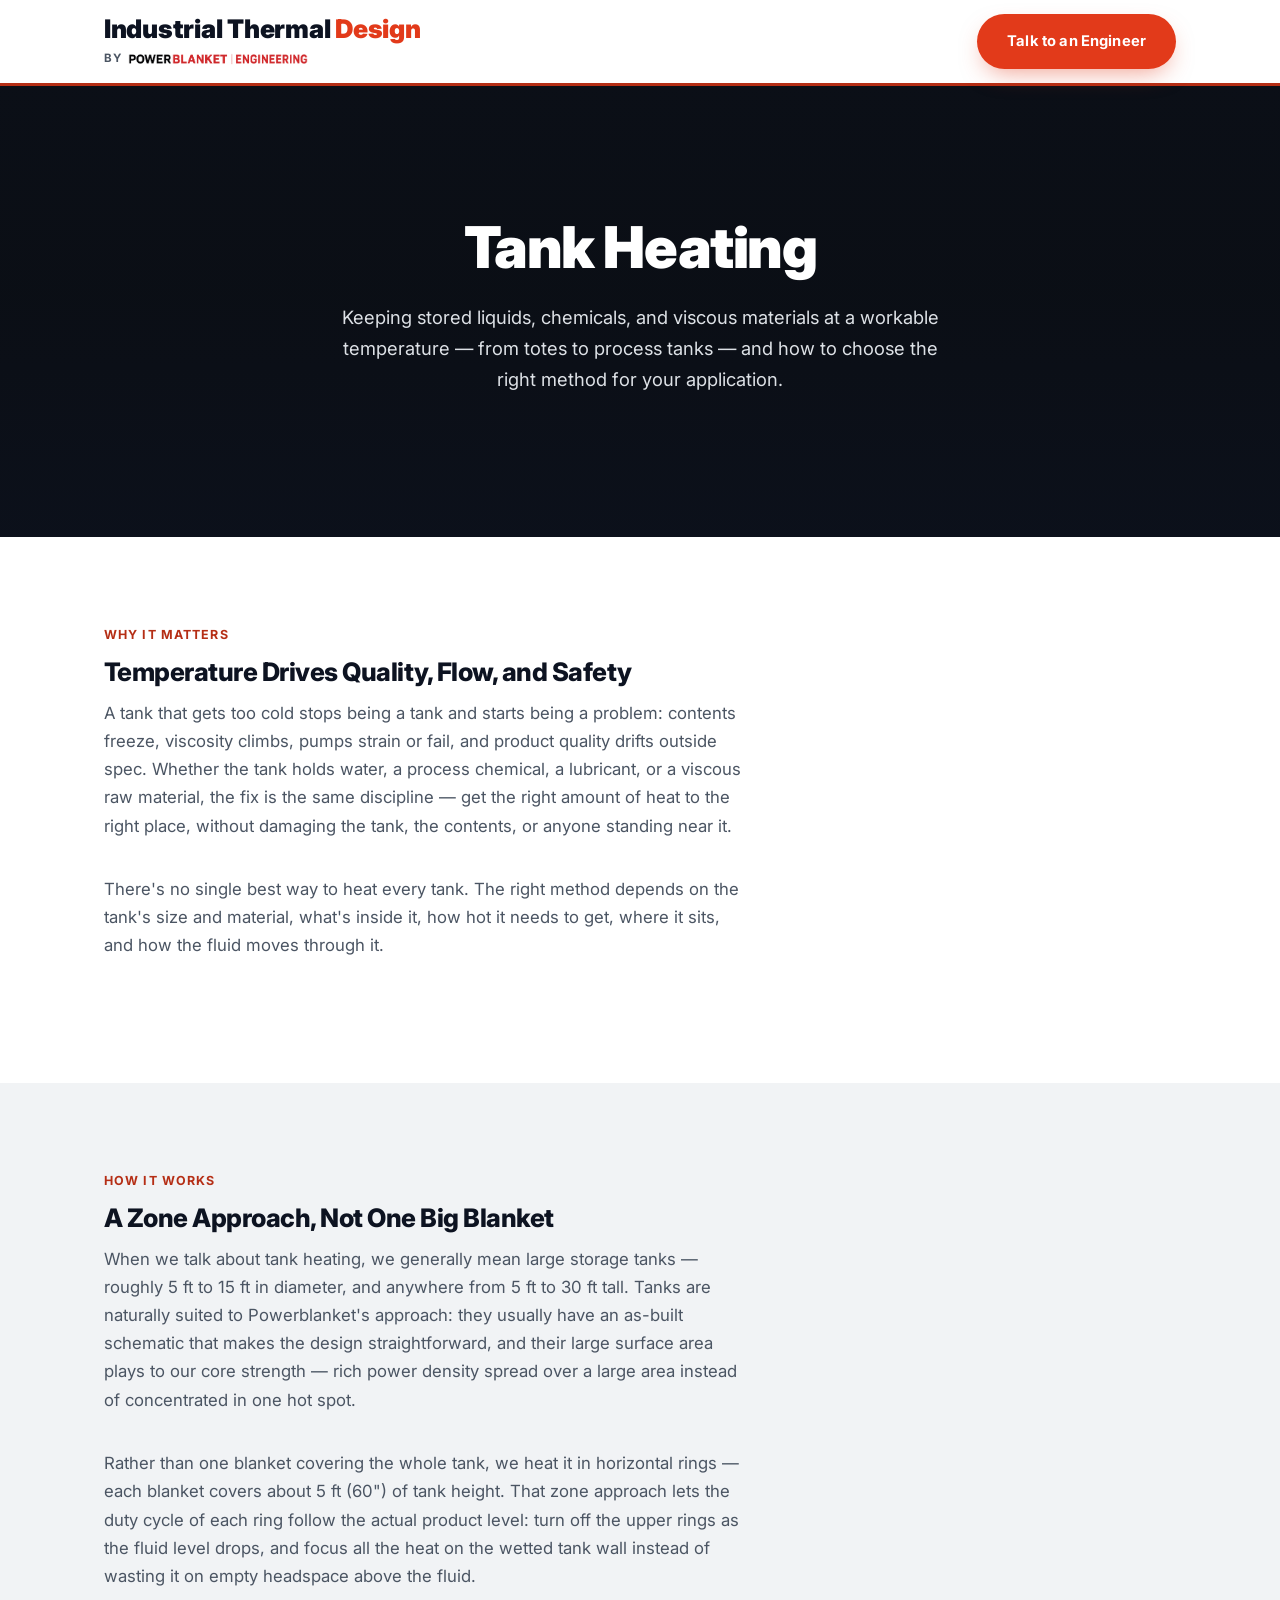
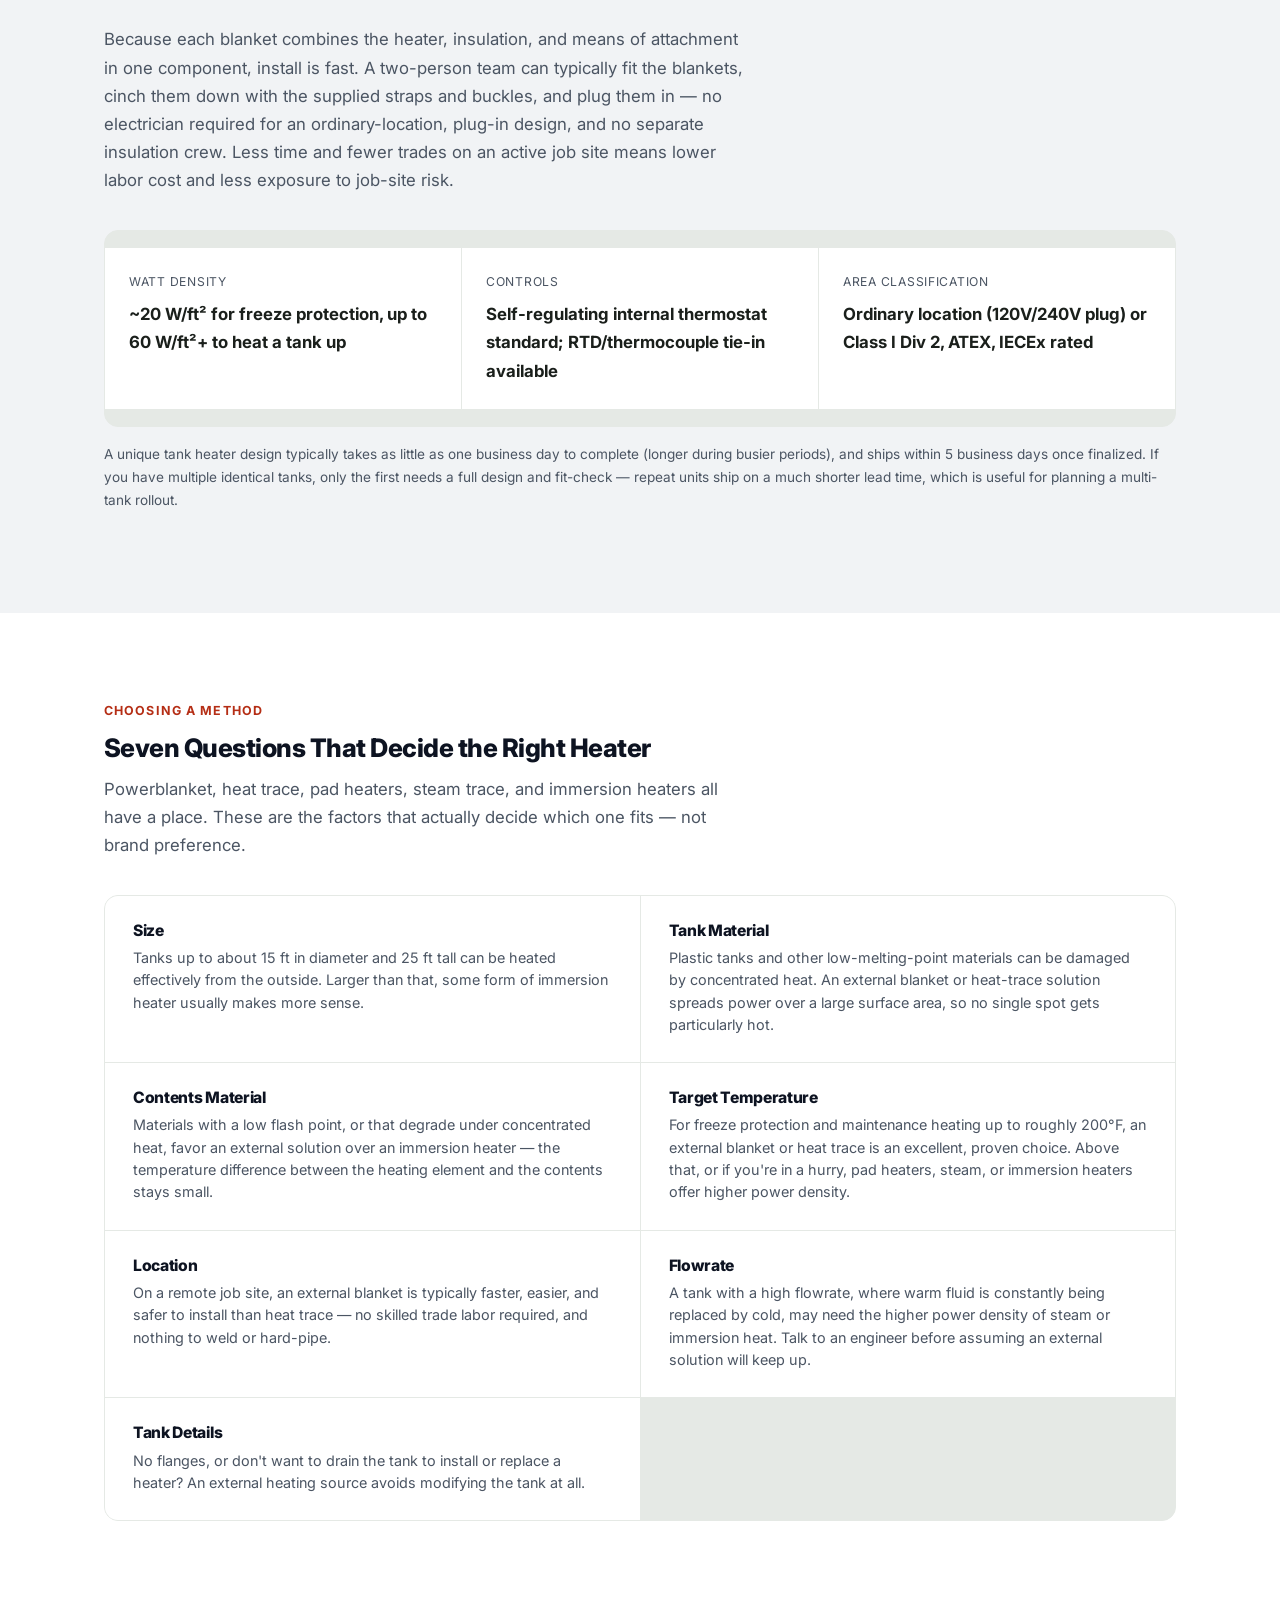
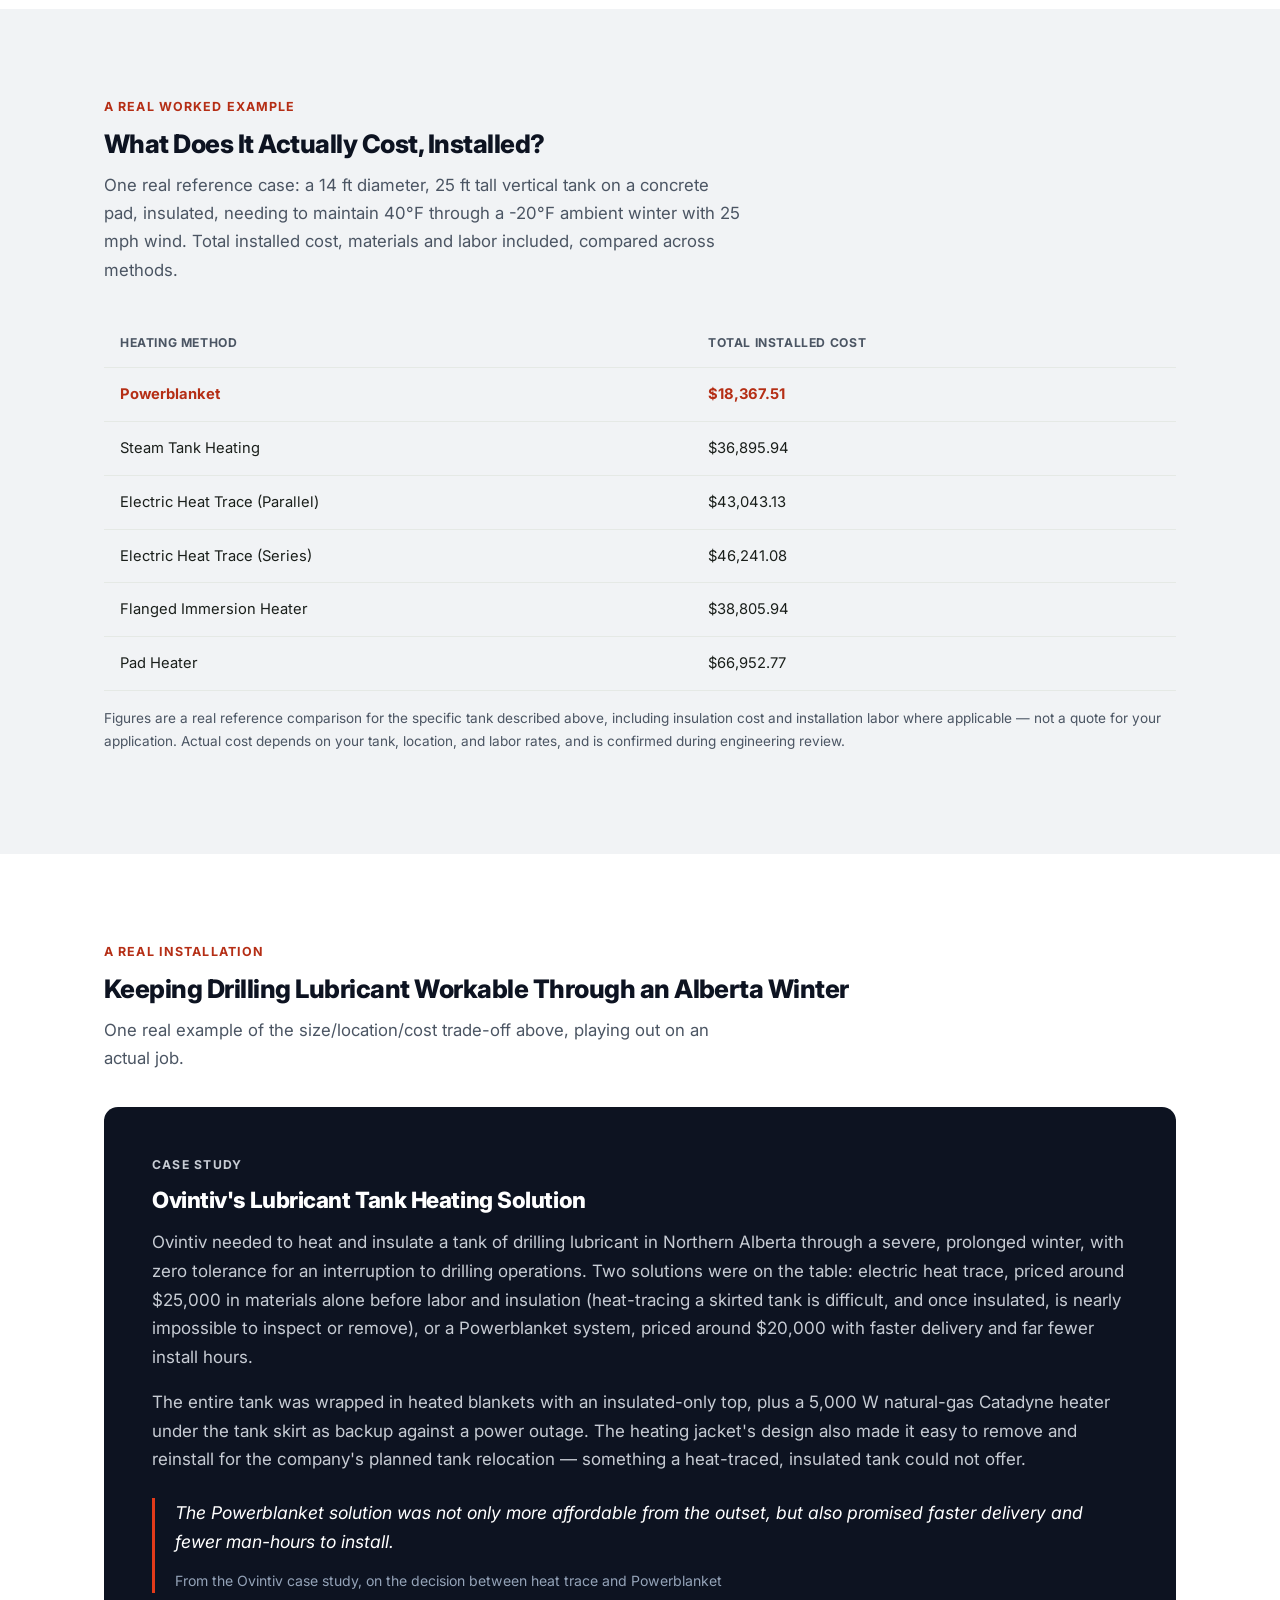
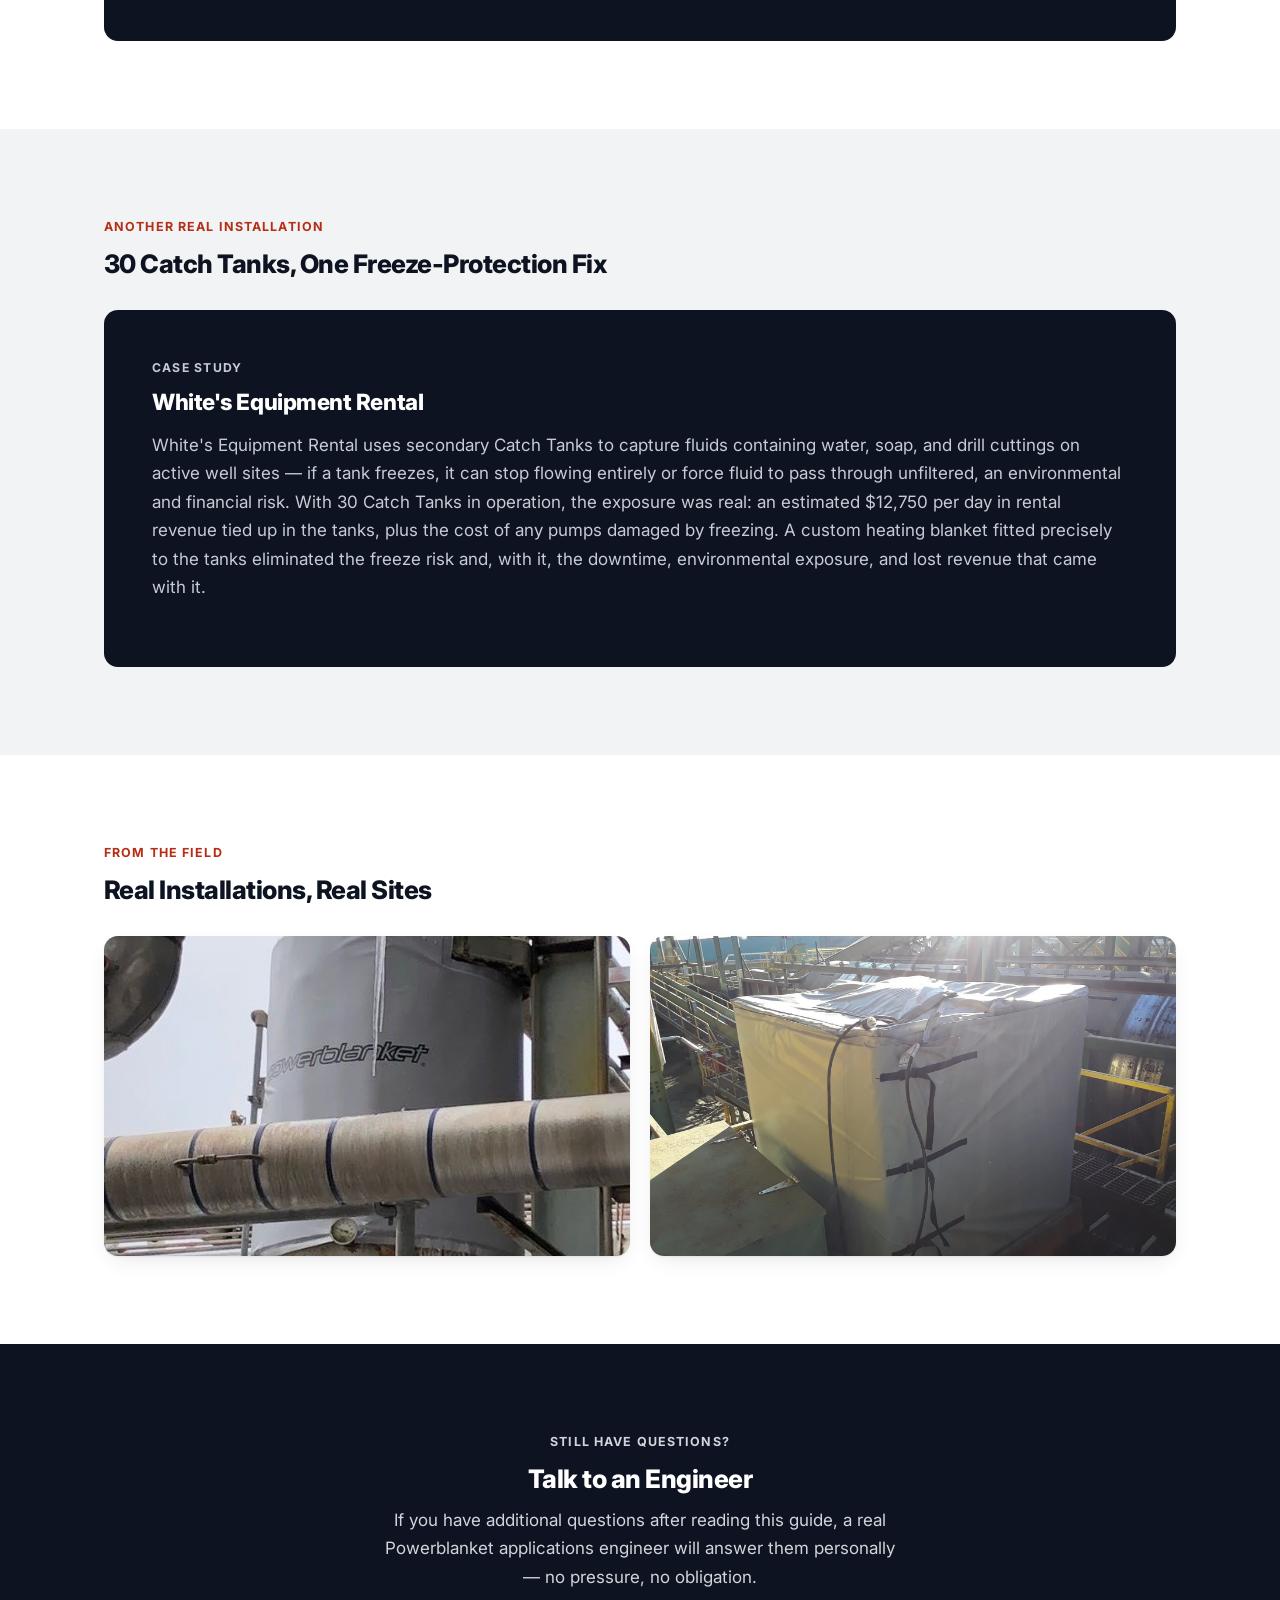
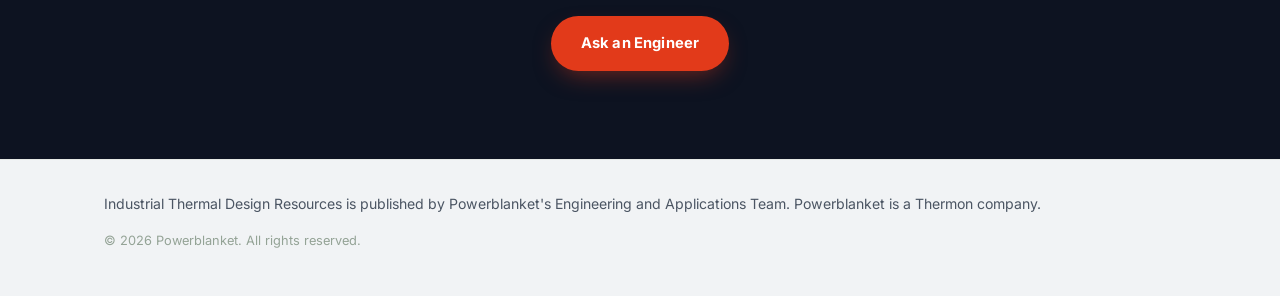
<file: tankheating/index.html>
<!DOCTYPE html>
<html lang="en">
<head>
<meta charset="UTF-8">
<meta name="viewport" content="width=device-width, initial-scale=1.0">
<title>Tank Heating | Industrial Thermal Design</title>
<meta name="description" content="How to choose a tank heating method, and how the installed cost really compares — from Powerblanket's Engineering Team.">

<link rel="canonical" href="https://www.industrialthermaldesign.com/tankheating/">

<meta property="og:type" content="website">
<meta property="og:site_name" content="Industrial Thermal Design">
<meta property="og:title" content="Tank Heating | Industrial Thermal Design">
<meta property="og:description" content="How to choose a tank heating method, and how the installed cost really compares.">
<meta property="og:url" content="https://www.industrialthermaldesign.com/tankheating/">
<meta property="og:image" content="https://www.industrialthermaldesign.com/tankheating/assets/hero-1.jpg">
<meta name="twitter:card" content="summary_large_image">
<meta name="twitter:title" content="Tank Heating | Industrial Thermal Design">
<meta name="twitter:description" content="How to choose a tank heating method, and how the installed cost really compares.">
<meta name="twitter:image" content="https://www.industrialthermaldesign.com/tankheating/assets/hero-1.jpg">

<link rel="icon" type="image/png" sizes="32x32" href="../assets/favicon-32.png">
<link rel="icon" type="image/png" sizes="16x16" href="../assets/favicon-16.png">
<link rel="apple-touch-icon" sizes="180x180" href="../assets/apple-touch-icon.png">
<meta name="theme-color" content="#e23a1a">

<link rel="preconnect" href="https://fonts.googleapis.com">
<link rel="preconnect" href="https://fonts.gstatic.com" crossorigin>
<link href="https://fonts.googleapis.com/css2?family=Inter:wght@300;400;500;600;700;800;900&display=swap" rel="stylesheet">
<link rel="stylesheet" href="../styles.css">
<link rel="stylesheet" href="style.css">

<script type="application/ld+json">
{
  "@context": "https://schema.org",
  "@type": "Organization",
  "name": "Powerblanket",
  "url": "https://www.industrialthermaldesign.com/tankheating/",
  "telephone": "+1-801-506-0198",
  "address": {
    "@type": "PostalAddress",
    "streetAddress": "3130 South 1030 West, Suite 1",
    "addressLocality": "Salt Lake City",
    "addressRegion": "UT",
    "postalCode": "84119",
    "addressCountry": "US"
  },
  "parentOrganization": { "@type": "Organization", "name": "Thermon" },
  "sameAs": ["https://www.powerblanket.com"]
}
</script>
</head>
<body>

<!-- Analytics: Google Analytics 4 -->
<script async src="https://www.googletagmanager.com/gtag/js?id=G-KSJJZEFD7X"></script>
<script>
  window.dataLayer = window.dataLayer || [];
  function gtag(){ dataLayer.push(arguments); }
  gtag('js', new Date());
  gtag('config', 'G-KSJJZEFD7X');
</script>

<header class="hub-banner">
  <div class="container hub-banner-inner">
    <div class="hub-banner-brand">
      <a class="hub-banner-title-link" href="/" aria-label="Industrial Thermal Design home">
        <p class="hub-banner-title">Industrial Thermal <span class="brand-accent">Design</span></p>
      </a>
      <div class="hub-banner-byline">
        <span>by</span>
        <a href="https://www.powerblanket.com" target="_blank" rel="noopener" aria-label="Powerblanket.com">
          <img src="../assets/pb-engineering-logo.png" alt="Powerblanket Engineering" class="hub-banner-byline-logo">
        </a>
      </div>
    </div>
    <a href="/talk-to-an-engineer/" class="btn btn-primary btn-banner">Talk to an Engineer</a>
  </div>
</header>

<!-- HERO -->
<section class="hero">
  <div class="hero-slideshow" aria-hidden="true">
    <div class="hero-slide" style="background-image:url('assets/hero-1.jpg');"></div>
    <div class="hero-slide" data-bg="assets/hero-2.jpg"></div>
    <div class="hero-slide" data-bg="assets/hero-3.jpg"></div>
    <div class="hero-slide" data-bg="assets/hero-4.jpg"></div>
  </div>
  <div class="hero-scrim"></div>
  <div class="container hub-hero-inner">
    <h1>Tank Heating</h1>
    <p class="hub-hero-lede">Keeping stored liquids, chemicals, and viscous materials at a workable temperature — from totes to process tanks — and how to choose the right method for your application.</p>
  </div>
</section>

<!-- WHY IT MATTERS -->
<section class="section reveal">
  <div class="container">
    <p class="kicker">Why It Matters</p>
    <h2>Temperature Drives Quality, Flow, and Safety</h2>
    <p class="section-intro">
      A tank that gets too cold stops being a tank and starts being a problem: contents freeze, viscosity climbs,
      pumps strain or fail, and product quality drifts outside spec. Whether the tank holds water, a process
      chemical, a lubricant, or a viscous raw material, the fix is the same discipline — get the right amount of
      heat to the right place, without damaging the tank, the contents, or anyone standing near it.
    </p>
    <p class="section-intro">
      There's no single best way to heat every tank. The right method depends on the tank's size and material,
      what's inside it, how hot it needs to get, where it sits, and how the fluid moves through it.
    </p>
  </div>
</section>

<!-- HOW IT WORKS -->
<section class="section section-alt reveal">
  <div class="container">
    <p class="kicker">How It Works</p>
    <h2>A Zone Approach, Not One Big Blanket</h2>
    <p class="section-intro">
      When we talk about tank heating, we generally mean large storage tanks — roughly 5 ft to 15 ft in diameter,
      and anywhere from 5 ft to 30 ft tall. Tanks are naturally suited to Powerblanket's approach: they usually
      have an as-built schematic that makes the design straightforward, and their large surface area plays to our
      core strength — rich power density spread over a large area instead of concentrated in one hot spot.
    </p>
    <p class="section-intro">
      Rather than one blanket covering the whole tank, we heat it in horizontal rings — each blanket covers about
      5 ft (60") of tank height. That zone approach lets the duty cycle of each ring follow the actual product
      level: turn off the upper rings as the fluid level drops, and focus all the heat on the wetted tank wall
      instead of wasting it on empty headspace above the fluid.
    </p>
    <p class="section-intro">
      Because each blanket combines the heater, insulation, and means of attachment in one component, install is
      fast. A two-person team can typically fit the blankets, cinch them down with the supplied straps and
      buckles, and plug them in — no electrician required for an ordinary-location, plug-in design, and no
      separate insulation crew. Less time and fewer trades on an active job site means lower labor cost and less
      exposure to job-site risk.
    </p>
    <div class="spec-grid">
      <dl class="spec-item">
        <dt>Watt Density</dt>
        <dd>~20 W/ft&sup2; for freeze protection, up to 60 W/ft&sup2;+ to heat a tank up</dd>
      </dl>
      <dl class="spec-item">
        <dt>Controls</dt>
        <dd>Self-regulating internal thermostat standard; RTD/thermocouple tie-in available</dd>
      </dl>
      <dl class="spec-item">
        <dt>Area Classification</dt>
        <dd>Ordinary location (120V/240V plug) or Class I Div 2, ATEX, IECEx rated</dd>
      </dl>
    </div>
    <p class="disclaimer" style="margin-top: 16px; color: var(--ink-soft); font-size: 0.85rem;">
      A unique tank heater design typically takes as little as one business day to complete (longer during
      busier periods), and ships within 5 business days once finalized. If you have multiple identical tanks,
      only the first needs a full design and fit-check — repeat units ship on a much shorter lead time, which is
      useful for planning a multi-tank rollout.
    </p>
  </div>
</section>

<!-- DECISION CRITERIA -->
<section class="section reveal">
  <div class="container">
    <p class="kicker">Choosing a Method</p>
    <h2>Seven Questions That Decide the Right Heater</h2>
    <p class="section-intro">
      Powerblanket, heat trace, pad heaters, steam trace, and immersion heaters all have a place. These are the
      factors that actually decide which one fits — not brand preference.
    </p>
    <div class="criteria-grid">
      <div class="criteria-item">
        <h3>Size</h3>
        <p>Tanks up to about 15 ft in diameter and 25 ft tall can be heated effectively from the outside. Larger than that, some form of immersion heater usually makes more sense.</p>
      </div>
      <div class="criteria-item">
        <h3>Tank Material</h3>
        <p>Plastic tanks and other low-melting-point materials can be damaged by concentrated heat. An external blanket or heat-trace solution spreads power over a large surface area, so no single spot gets particularly hot.</p>
      </div>
      <div class="criteria-item">
        <h3>Contents Material</h3>
        <p>Materials with a low flash point, or that degrade under concentrated heat, favor an external solution over an immersion heater — the temperature difference between the heating element and the contents stays small.</p>
      </div>
      <div class="criteria-item">
        <h3>Target Temperature</h3>
        <p>For freeze protection and maintenance heating up to roughly 200°F, an external blanket or heat trace is an excellent, proven choice. Above that, or if you're in a hurry, pad heaters, steam, or immersion heaters offer higher power density.</p>
      </div>
      <div class="criteria-item">
        <h3>Location</h3>
        <p>On a remote job site, an external blanket is typically faster, easier, and safer to install than heat trace — no skilled trade labor required, and nothing to weld or hard-pipe.</p>
      </div>
      <div class="criteria-item">
        <h3>Flowrate</h3>
        <p>A tank with a high flowrate, where warm fluid is constantly being replaced by cold, may need the higher power density of steam or immersion heat. Talk to an engineer before assuming an external solution will keep up.</p>
      </div>
      <div class="criteria-item">
        <h3>Tank Details</h3>
        <p>No flanges, or don't want to drain the tank to install or replace a heater? An external heating source avoids modifying the tank at all.</p>
      </div>
    </div>
  </div>
</section>

<!-- COST COMPARISON -->
<section class="section section-alt reveal">
  <div class="container">
    <p class="kicker">A Real Worked Example</p>
    <h2>What Does It Actually Cost, Installed?</h2>
    <p class="section-intro">
      One real reference case: a 14 ft diameter, 25 ft tall vertical tank on a concrete pad, insulated, needing to
      maintain 40°F through a -20°F ambient winter with 25 mph wind. Total installed cost, materials and labor
      included, compared across methods.
    </p>
    <div class="comparison-table-wrap">
      <table class="comparison-table">
        <thead>
          <tr><th>Heating Method</th><th>Total Installed Cost</th></tr>
        </thead>
        <tbody>
          <tr class="is-winner"><td>Powerblanket</td><td>$18,367.51</td></tr>
          <tr><td>Steam Tank Heating</td><td>$36,895.94</td></tr>
          <tr><td>Electric Heat Trace (Parallel)</td><td>$43,043.13</td></tr>
          <tr><td>Electric Heat Trace (Series)</td><td>$46,241.08</td></tr>
          <tr><td>Flanged Immersion Heater</td><td>$38,805.94</td></tr>
          <tr><td>Pad Heater</td><td>$66,952.77</td></tr>
        </tbody>
      </table>
    </div>
    <p class="disclaimer" style="margin-top: 16px; color: var(--ink-soft); font-size: 0.85rem;">
      Figures are a real reference comparison for the specific tank described above, including insulation cost and
      installation labor where applicable — not a quote for your application. Actual cost depends on your tank,
      location, and labor rates, and is confirmed during engineering review.
    </p>
  </div>
</section>

<!-- CASE STUDY -->
<section class="section reveal">
  <div class="container">
    <p class="kicker">A Real Installation</p>
    <h2>Keeping Drilling Lubricant Workable Through an Alberta Winter</h2>
    <p class="section-intro">
      One real example of the size/location/cost trade-off above, playing out on an actual job.
    </p>
    <div class="case-study-block">
      <p class="case-study-kicker">Case Study</p>
      <h3>Ovintiv's Lubricant Tank Heating Solution</h3>
      <p>
        Ovintiv needed to heat and insulate a tank of drilling lubricant in Northern Alberta through a severe,
        prolonged winter, with zero tolerance for an interruption to drilling operations. Two solutions were on
        the table: electric heat trace, priced around $25,000 in materials alone before labor and insulation
        (heat-tracing a skirted tank is difficult, and once insulated, is nearly impossible to inspect or remove),
        or a Powerblanket system, priced around $20,000 with faster delivery and far fewer install hours.
      </p>
      <p>
        The entire tank was wrapped in heated blankets with an insulated-only top, plus a 5,000 W natural-gas
        Catadyne heater under the tank skirt as backup against a power outage. The heating jacket's design also
        made it easy to remove and reinstall for the company's planned tank relocation — something a heat-traced,
        insulated tank could not offer.
      </p>
      <blockquote>
        The Powerblanket solution was not only more affordable from the outset, but also promised faster delivery
        and fewer man-hours to install.
        <cite>From the Ovintiv case study, on the decision between heat trace and Powerblanket</cite>
      </blockquote>
    </div>
  </div>
</section>

<!-- CASE STUDY: WHITE'S EQUIPMENT RENTAL -->
<section class="section section-alt reveal">
  <div class="container">
    <p class="kicker">Another Real Installation</p>
    <h2>30 Catch Tanks, One Freeze-Protection Fix</h2>
    <div class="case-study-block">
      <p class="case-study-kicker">Case Study</p>
      <h3>White's Equipment Rental</h3>
      <p>
        White's Equipment Rental uses secondary Catch Tanks to capture fluids containing water, soap, and drill
        cuttings on active well sites — if a tank freezes, it can stop flowing entirely or force fluid to pass
        through unfiltered, an environmental and financial risk. With 30 Catch Tanks in operation, the exposure
        was real: an estimated $12,750 per day in rental revenue tied up in the tanks, plus the cost of any pumps
        damaged by freezing. A custom heating blanket fitted precisely to the tanks eliminated the freeze risk
        and, with it, the downtime, environmental exposure, and lost revenue that came with it.
      </p>
    </div>
  </div>
</section>

<!-- GALLERY -->
<section class="section reveal">
  <div class="container">
    <p class="kicker">From the Field</p>
    <h2>Real Installations, Real Sites</h2>
    <div class="content-gallery">
      <img loading="lazy" decoding="async" src="assets/gallery-1.jpg" alt="A large storage tank wrapped in a Powerblanket tank heating blanket, with icicles hanging from an overhead pipe rack">
      <img loading="lazy" decoding="async" src="assets/gallery-2.jpg" alt="A 1600-litre tote wrapped in a Powerblanket heating blanket">
    </div>
  </div>
</section>

<!-- ASK AN ENGINEER -->
<section class="section section-cta-band reveal">
  <div class="container cta-band-inner">
    <p class="kicker kicker-on-dark">Still Have Questions?</p>
    <h2>Talk to an Engineer</h2>
    <p>If you have additional questions after reading this guide, a real Powerblanket applications engineer will
      answer them personally — no pressure, no obligation.</p>
    <a href="/talk-to-an-engineer/" class="btn btn-primary">Ask an Engineer</a>
  </div>
</section>

<footer class="hub-footer">
  <div class="container">
    <p>
      Industrial Thermal Design Resources is published by Powerblanket's Engineering and Applications Team.
      Powerblanket is a Thermon company.
    </p>
    <p class="hub-footer-meta">&copy; <span id="year"></span> Powerblanket. All rights reserved.</p>
  </div>
</footer>

<script src="script.js"></script>
</body>
</html>
</file>
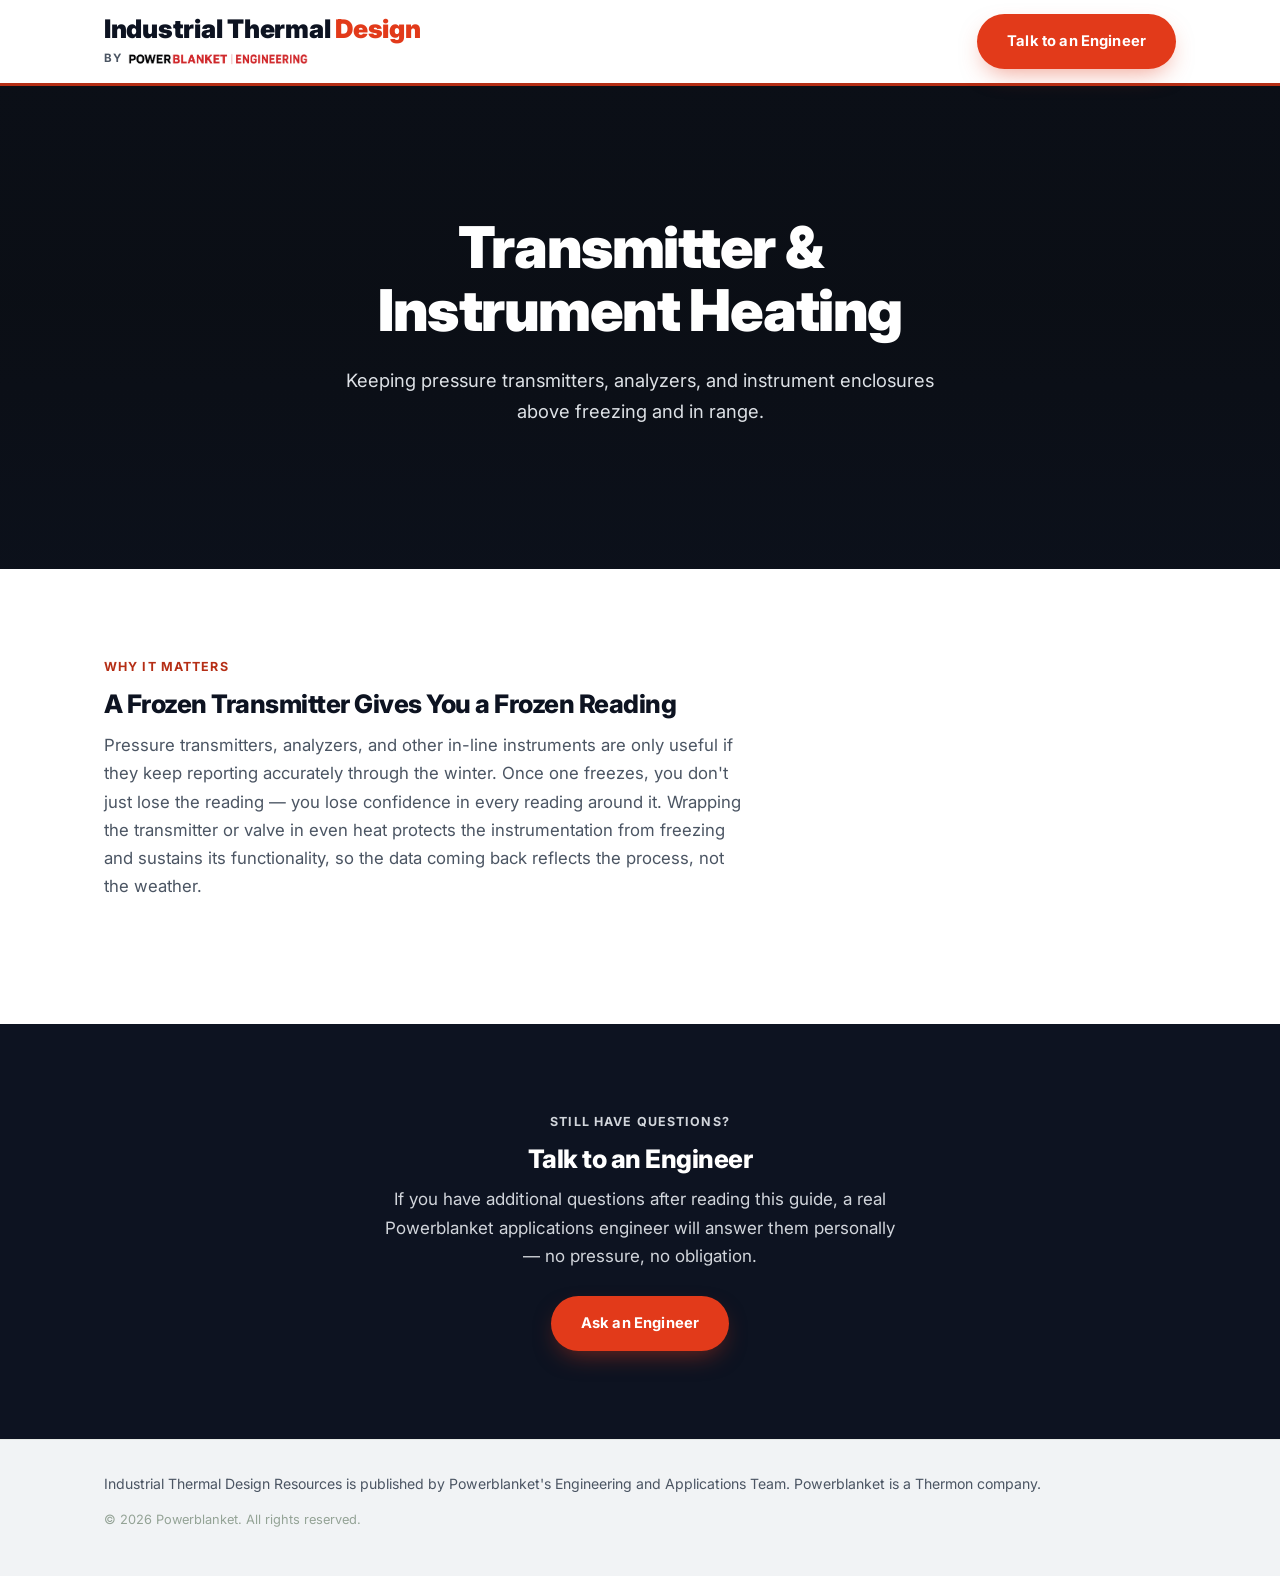
<file: transmitterheating/index.html>
<!DOCTYPE html>
<html lang="en">
<head>
<meta charset="UTF-8">
<meta name="viewport" content="width=device-width, initial-scale=1.0">
<title>Transmitter &amp; Instrument Heating | Industrial Thermal Design</title>
<meta name="description" content="Part of Industrial Thermal Design Resources. Keeping pressure transmitters, analyzers, and instrument enclosures above freezing and in range.">

<link rel="canonical" href="https://www.industrialthermaldesign.com/transmitterheating/">

<meta property="og:type" content="website">
<meta property="og:site_name" content="Industrial Thermal Design">
<meta property="og:title" content="Transmitter &amp; Instrument Heating | Industrial Thermal Design">
<meta property="og:description" content="Keeping pressure transmitters, analyzers, and instrument enclosures above freezing and in range.">
<meta property="og:url" content="https://www.industrialthermaldesign.com/transmitterheating/">
<meta property="og:image" content="https://www.industrialthermaldesign.com/transmitterheating/assets/hero-1.jpg">
<meta name="twitter:card" content="summary">
<meta name="twitter:title" content="Transmitter &amp; Instrument Heating | Industrial Thermal Design">
<meta name="twitter:description" content="Keeping pressure transmitters, analyzers, and instrument enclosures above freezing and in range.">
<meta name="twitter:image" content="https://www.industrialthermaldesign.com/transmitterheating/assets/hero-1.jpg">

<link rel="icon" type="image/png" sizes="32x32" href="../assets/favicon-32.png">
<link rel="icon" type="image/png" sizes="16x16" href="../assets/favicon-16.png">
<link rel="apple-touch-icon" sizes="180x180" href="../assets/apple-touch-icon.png">
<meta name="theme-color" content="#e23a1a">

<link rel="preconnect" href="https://fonts.googleapis.com">
<link rel="preconnect" href="https://fonts.gstatic.com" crossorigin>
<link href="https://fonts.googleapis.com/css2?family=Inter:wght@300;400;500;600;700;800;900&display=swap" rel="stylesheet">
<link rel="stylesheet" href="../styles.css">
<link rel="stylesheet" href="style.css">

<script type="application/ld+json">
{
  "@context": "https://schema.org",
  "@type": "Organization",
  "name": "Powerblanket",
  "url": "https://www.industrialthermaldesign.com/transmitterheating/",
  "logo": "https://www.industrialthermaldesign.com/assets/pb-engineering-logo.png",
  "telephone": "+1-801-506-0198",
  "address": {
    "@type": "PostalAddress",
    "streetAddress": "3130 South 1030 West, Suite 1",
    "addressLocality": "Salt Lake City",
    "addressRegion": "UT",
    "postalCode": "84119",
    "addressCountry": "US"
  },
  "parentOrganization": { "@type": "Organization", "name": "Thermon" },
  "sameAs": ["https://www.powerblanket.com"]
}
</script>
</head>
<body>

<!-- Analytics: Google Analytics 4 -->
<script async src="https://www.googletagmanager.com/gtag/js?id=G-KSJJZEFD7X"></script>
<script>
  window.dataLayer = window.dataLayer || [];
  function gtag(){ dataLayer.push(arguments); }
  gtag('js', new Date());
  gtag('config', 'G-KSJJZEFD7X');
</script>

<header class="hub-banner">
  <div class="container hub-banner-inner">
    <div class="hub-banner-brand">
      <a class="hub-banner-title-link" href="/" aria-label="Industrial Thermal Design home">
        <p class="hub-banner-title">Industrial Thermal <span class="brand-accent">Design</span></p>
      </a>
      <div class="hub-banner-byline">
        <span>by</span>
        <a href="https://www.powerblanket.com" target="_blank" rel="noopener" aria-label="Powerblanket.com">
          <img src="../assets/pb-engineering-logo.png" alt="Powerblanket Engineering" class="hub-banner-byline-logo">
        </a>
      </div>
    </div>
    <a href="/talk-to-an-engineer/" class="btn btn-primary btn-banner">Talk to an Engineer</a>
  </div>
</header>

<!-- HERO -->
<section class="hero">
  <div class="hero-slideshow" aria-hidden="true">
    <div class="hero-slide" style="background-image:url('assets/hero-1.jpg');"></div>
    <div class="hero-slide" data-bg="assets/hero-2.jpg"></div>
  </div>
  <div class="hero-scrim"></div>
  <div class="container hub-hero-inner">
    <h1>Transmitter &amp; Instrument Heating</h1>
    <p class="hub-hero-lede">Keeping pressure transmitters, analyzers, and instrument enclosures above freezing and in range.</p>
  </div>
</section>

<!-- WHY IT MATTERS -->
<section class="section reveal">
  <div class="container">
    <p class="kicker">Why It Matters</p>
    <h2>A Frozen Transmitter Gives You a Frozen Reading</h2>
    <p class="section-intro">
      Pressure transmitters, analyzers, and other in-line instruments are only useful if they keep reporting
      accurately through the winter. Once one freezes, you don't just lose the reading — you lose confidence in
      every reading around it. Wrapping the transmitter or valve in even heat protects the instrumentation from
      freezing and sustains its functionality, so the data coming back reflects the process, not the weather.
    </p>
  </div>
</section>

<!-- ASK AN ENGINEER -->
<section class="section section-cta-band reveal">
  <div class="container cta-band-inner">
    <p class="kicker kicker-on-dark">Still Have Questions?</p>
    <h2>Talk to an Engineer</h2>
    <p>If you have additional questions after reading this guide, a real Powerblanket applications engineer will
      answer them personally — no pressure, no obligation.</p>
    <a href="/talk-to-an-engineer/" class="btn btn-primary">Ask an Engineer</a>
  </div>
</section>

<footer class="hub-footer">
  <div class="container">
    <p>
      Industrial Thermal Design Resources is published by Powerblanket's Engineering and Applications Team.
      Powerblanket is a Thermon company.
    </p>
    <p class="hub-footer-meta">&copy; <span id="year"></span> Powerblanket. All rights reserved.</p>
  </div>
</footer>

<script src="script.js"></script>
</body>
</html>
</file>
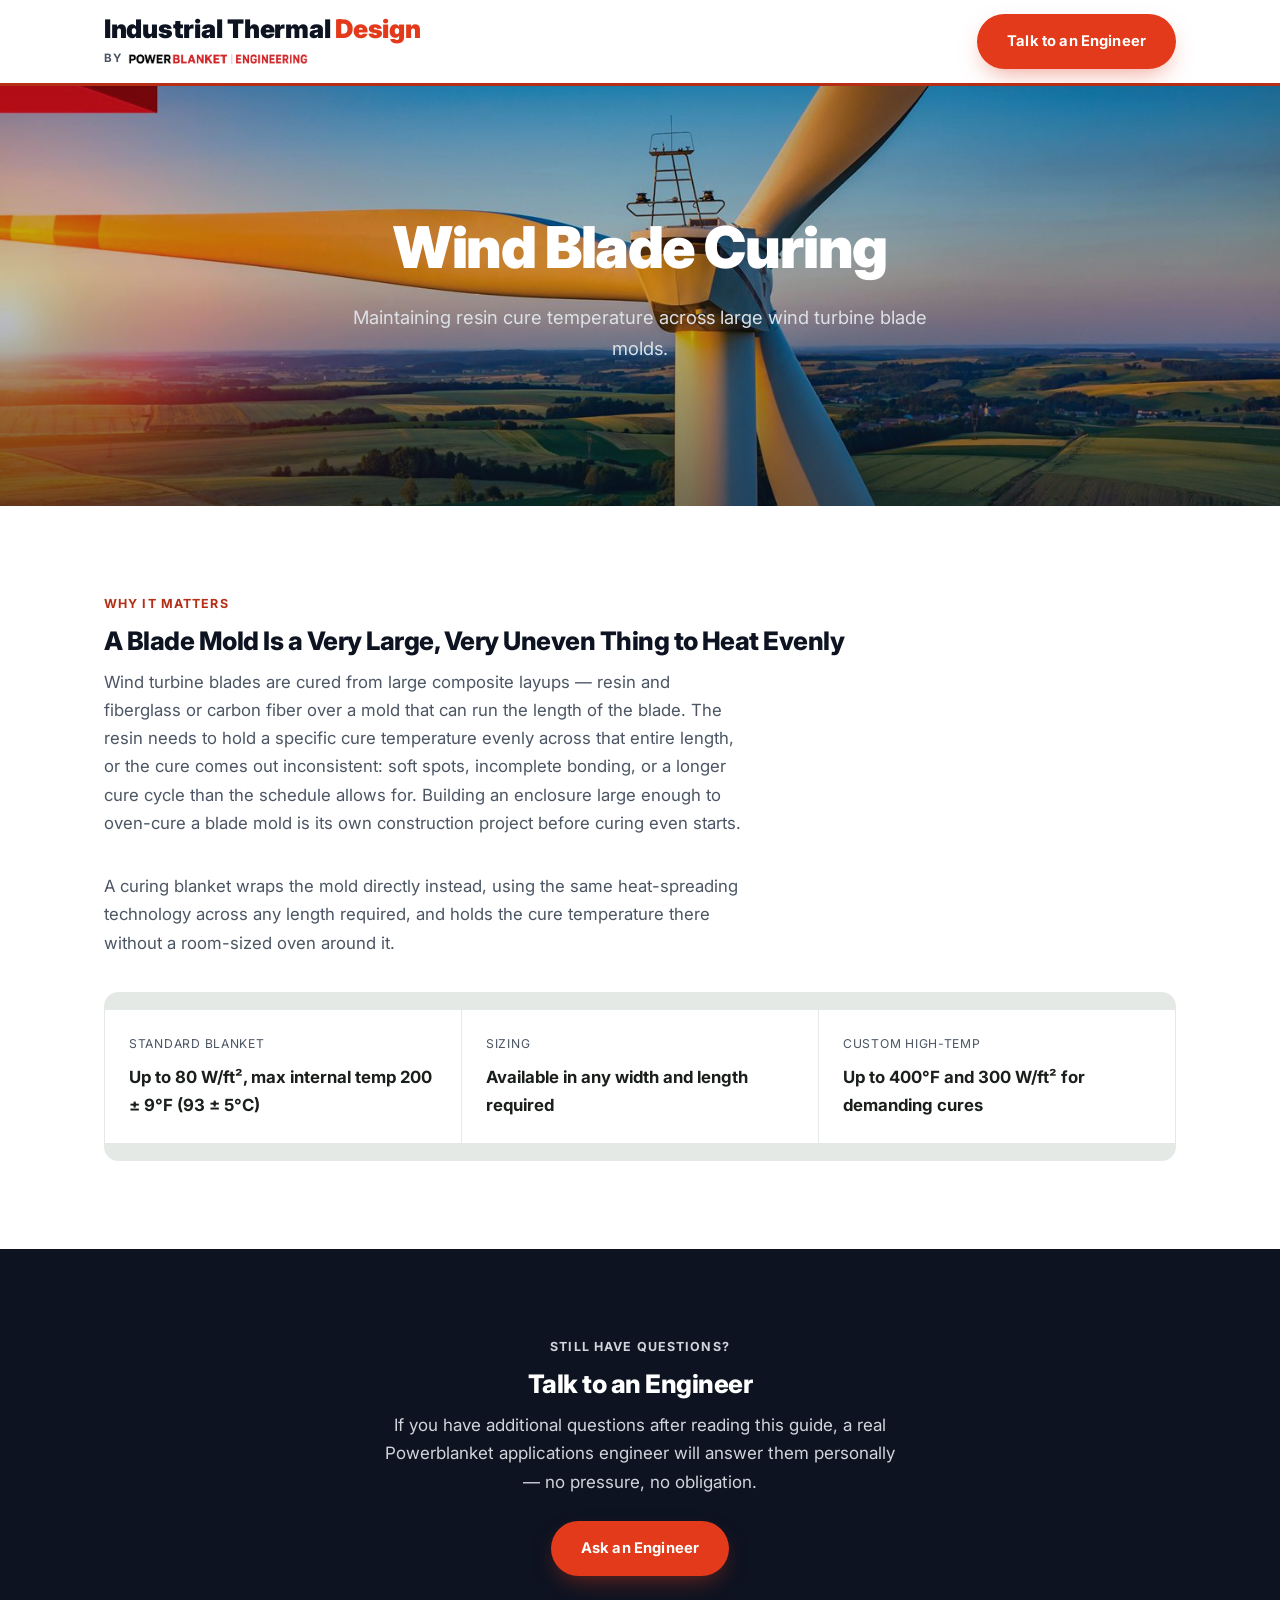
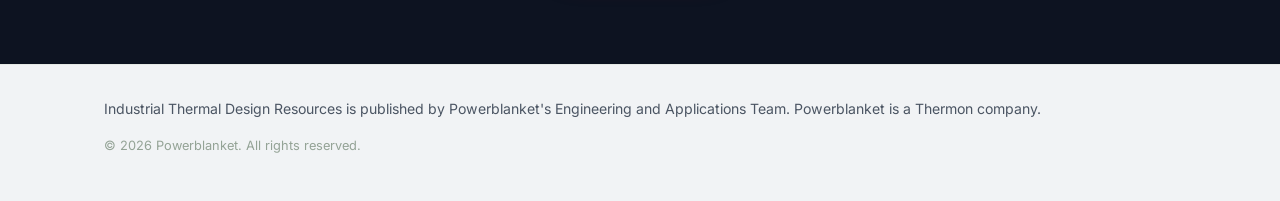
<file: windbladecuring/index.html>
<!DOCTYPE html>
<html lang="en">
<head>
<meta charset="UTF-8">
<meta name="viewport" content="width=device-width, initial-scale=1.0">
<title>Wind Blade Curing | Industrial Thermal Design</title>
<meta name="description" content="Part of Industrial Thermal Design Resources. Maintaining resin cure temperature across large wind turbine blade molds.">

<link rel="canonical" href="https://www.industrialthermaldesign.com/windbladecuring/">

<meta property="og:type" content="website">
<meta property="og:site_name" content="Industrial Thermal Design">
<meta property="og:title" content="Wind Blade Curing | Industrial Thermal Design">
<meta property="og:description" content="Maintaining resin cure temperature across large wind turbine blade molds.">
<meta property="og:url" content="https://www.industrialthermaldesign.com/windbladecuring/">
<meta property="og:image" content="https://www.industrialthermaldesign.com/windbladecuring/assets/hero-1.jpg">
<meta name="twitter:card" content="summary">
<meta name="twitter:title" content="Wind Blade Curing | Industrial Thermal Design">
<meta name="twitter:description" content="Maintaining resin cure temperature across large wind turbine blade molds.">
<meta name="twitter:image" content="https://www.industrialthermaldesign.com/windbladecuring/assets/hero-1.jpg">

<link rel="icon" type="image/png" sizes="32x32" href="../assets/favicon-32.png">
<link rel="icon" type="image/png" sizes="16x16" href="../assets/favicon-16.png">
<link rel="apple-touch-icon" sizes="180x180" href="../assets/apple-touch-icon.png">
<meta name="theme-color" content="#e23a1a">

<link rel="preconnect" href="https://fonts.googleapis.com">
<link rel="preconnect" href="https://fonts.gstatic.com" crossorigin>
<link href="https://fonts.googleapis.com/css2?family=Inter:wght@300;400;500;600;700;800;900&display=swap" rel="stylesheet">
<link rel="stylesheet" href="../styles.css">
<link rel="stylesheet" href="style.css">

<script type="application/ld+json">
{
  "@context": "https://schema.org",
  "@type": "Organization",
  "name": "Powerblanket",
  "url": "https://www.industrialthermaldesign.com/windbladecuring/",
  "logo": "https://www.industrialthermaldesign.com/assets/pb-engineering-logo.png",
  "telephone": "+1-801-506-0198",
  "address": {
    "@type": "PostalAddress",
    "streetAddress": "3130 South 1030 West, Suite 1",
    "addressLocality": "Salt Lake City",
    "addressRegion": "UT",
    "postalCode": "84119",
    "addressCountry": "US"
  },
  "parentOrganization": { "@type": "Organization", "name": "Thermon" },
  "sameAs": ["https://www.powerblanket.com"]
}
</script>
</head>
<body>

<!-- Analytics: Google Analytics 4 -->
<script async src="https://www.googletagmanager.com/gtag/js?id=G-KSJJZEFD7X"></script>
<script>
  window.dataLayer = window.dataLayer || [];
  function gtag(){ dataLayer.push(arguments); }
  gtag('js', new Date());
  gtag('config', 'G-KSJJZEFD7X');
</script>

<header class="hub-banner">
  <div class="container hub-banner-inner">
    <div class="hub-banner-brand">
      <a class="hub-banner-title-link" href="/" aria-label="Industrial Thermal Design home">
        <p class="hub-banner-title">Industrial Thermal <span class="brand-accent">Design</span></p>
      </a>
      <div class="hub-banner-byline">
        <span>by</span>
        <a href="https://www.powerblanket.com" target="_blank" rel="noopener" aria-label="Powerblanket.com">
          <img src="../assets/pb-engineering-logo.png" alt="Powerblanket Engineering" class="hub-banner-byline-logo">
        </a>
      </div>
    </div>
    <a href="/talk-to-an-engineer/" class="btn btn-primary btn-banner">Talk to an Engineer</a>
  </div>
</header>

<!-- HERO -->
<section class="hero">
  <div class="hero-slideshow" aria-hidden="true">
    <div class="hero-slide" style="background-image:url('assets/hero-1.jpg');"></div>
  </div>
  <div class="hero-scrim"></div>
  <div class="container hub-hero-inner">
    <h1>Wind Blade Curing</h1>
    <p class="hub-hero-lede">Maintaining resin cure temperature across large wind turbine blade molds.</p>
  </div>
</section>

<!-- WHY IT MATTERS -->
<section class="section reveal">
  <div class="container">
    <p class="kicker">Why It Matters</p>
    <h2>A Blade Mold Is a Very Large, Very Uneven Thing to Heat Evenly</h2>
    <p class="section-intro">
      Wind turbine blades are cured from large composite layups — resin and fiberglass or carbon fiber over a
      mold that can run the length of the blade. The resin needs to hold a specific cure temperature evenly
      across that entire length, or the cure comes out inconsistent: soft spots, incomplete bonding, or a longer
      cure cycle than the schedule allows for. Building an enclosure large enough to oven-cure a blade mold is its
      own construction project before curing even starts.
    </p>
    <p class="section-intro">
      A curing blanket wraps the mold directly instead, using the same heat-spreading technology across any
      length required, and holds the cure temperature there without a room-sized oven around it.
    </p>
    <div class="spec-grid">
      <dl class="spec-item">
        <dt>Standard Blanket</dt>
        <dd>Up to 80 W/ft&sup2;, max internal temp 200 &plusmn; 9&deg;F (93 &plusmn; 5&deg;C)</dd>
      </dl>
      <dl class="spec-item">
        <dt>Sizing</dt>
        <dd>Available in any width and length required</dd>
      </dl>
      <dl class="spec-item">
        <dt>Custom High-Temp</dt>
        <dd>Up to 400&deg;F and 300 W/ft&sup2; for demanding cures</dd>
      </dl>
    </div>
  </div>
</section>

<!-- ASK AN ENGINEER -->
<section class="section section-cta-band reveal">
  <div class="container cta-band-inner">
    <p class="kicker kicker-on-dark">Still Have Questions?</p>
    <h2>Talk to an Engineer</h2>
    <p>If you have additional questions after reading this guide, a real Powerblanket applications engineer will
      answer them personally — no pressure, no obligation.</p>
    <a href="/talk-to-an-engineer/" class="btn btn-primary">Ask an Engineer</a>
  </div>
</section>

<footer class="hub-footer">
  <div class="container">
    <p>
      Industrial Thermal Design Resources is published by Powerblanket's Engineering and Applications Team.
      Powerblanket is a Thermon company.
    </p>
    <p class="hub-footer-meta">&copy; <span id="year"></span> Powerblanket. All rights reserved.</p>
  </div>
</footer>

<script src="script.js"></script>
</body>
</html>
</file>
<file: styles.css>
:root {
  --brand-charcoal: #0d1321;
  --brand-accent: #e23a1a;
  --brand-accent-dark: #b52e15;
  --brand-steel: #6b7280;
  --brand-coolgray: #f1f3f5;

  /* Legacy variable names kept (referenced throughout this file) but now aliased
     to the Industrial Thermal Design brand palette instead of Powerblanket green. */
  --green-900: var(--brand-charcoal);
  --green-800: var(--brand-accent-dark);
  --green-700: var(--brand-accent-dark);
  --green-600: var(--brand-accent);
  --green-100: var(--brand-coolgray);
  --green-50: var(--brand-coolgray);
  --ink: #1a1f1b;
  --ink-soft: #4b5563;
  --paper: #ffffff;
  --paper-alt: var(--brand-coolgray);
  --border: #e5e9e5;
  --radius: 14px;
  --radius-sm: 10px;
  --shadow: 0 1px 2px rgba(13, 19, 33, 0.06), 0 8px 24px -8px rgba(13, 19, 33, 0.12);
  --shadow-lg: 0 20px 45px -18px rgba(13, 19, 33, 0.35);

  /* Thermal ("ironbow") accent palette — used sparingly as the hub's signature motif */
  --thermal-cold: #2447c9;
  --thermal-purple: #7c2fd6;
  --thermal-magenta: #c0299a;
  --thermal-red: #e0413f;
  --thermal-orange: #f2822e;
  --thermal-yellow: #f9c04a;
  --thermal-white: #fff6e0;
}

* { box-sizing: border-box; }

body {
  margin: 0;
  font-family: "Inter", -apple-system, BlinkMacSystemFont, "Segoe UI", Roboto, Helvetica, Arial, sans-serif;
  color: var(--ink);
  line-height: 1.68;
  background: var(--paper);
  -webkit-font-smoothing: antialiased;
  font-size: 17px;
}

.container { max-width: 1120px; margin: 0 auto; padding: 0 24px; }

h1, h2, h3 {
  font-family: inherit;
  font-weight: 800;
  line-height: 1.1;
  letter-spacing: -0.02em;
  text-wrap: balance;
  color: var(--green-900);
  margin: 0 0 0.5em;
}

p { margin: 0 0 1em; }
a { color: inherit; }

.kicker {
  text-transform: uppercase;
  letter-spacing: 0.09em;
  font-size: 0.78rem;
  font-weight: 700;
  color: var(--green-700);
  margin: 0 0 12px;
}
.kicker-on-dark { color: var(--thermal-yellow); }

.section { padding: 88px 0; }
.section-alt { background: var(--paper-alt); }
.section-intro { color: var(--ink-soft); max-width: 640px; margin-bottom: 2.2rem; font-size: 1.05rem; }

/* ---------- Scroll reveal — shared across subdomain pages ---------- */

.reveal { opacity: 0; transform: translateY(22px); transition: opacity 0.7s cubic-bezier(0.2,0.7,0.2,1), transform 0.7s cubic-bezier(0.2,0.7,0.2,1); }
.reveal.is-visible { opacity: 1; transform: translateY(0); }

/* ---------- Ask an Engineer — closing CTA band, reused verbatim across every subdomain page ---------- */

.section-cta-band { background: var(--green-900); color: #fff; text-align: center; }
.section-cta-band h2 { color: #fff; }
.section-cta-band p { color: #d1d5db; }
.cta-band-inner { max-width: 560px; margin: 0 auto; }
.cta-band-inner .btn { margin-top: 8px; }

/* ---------- Banner (matches the Sample Line Guide subsite) ---------- */

.hub-banner { background: #fff; border-bottom: 3px solid var(--green-700); padding: 14px 0; position: sticky; top: 0; z-index: 100; }
.hub-banner-inner { display: flex; align-items: center; justify-content: space-between; flex-wrap: wrap; gap: 16px; }
.hub-banner-brand { display: flex; flex-direction: column; align-items: flex-start; }
.hub-banner-title-link { text-decoration: none; }
.hub-banner-title { margin: 0; font-size: 1.6rem; font-weight: 900; color: var(--brand-charcoal); letter-spacing: -0.01em; line-height: 1.15; }
.brand-accent { color: var(--brand-accent); }
.hub-banner-byline { display: flex; align-items: center; gap: 7px; margin: 6px 0 0; font-size: 0.72rem; font-weight: 700; text-transform: uppercase; letter-spacing: 0.05em; color: var(--ink-soft); }
.hub-banner-byline a { display: block; line-height: 0; }
.hub-banner-byline-logo { width: 180px; max-width: 100%; height: auto; display: block; }
.btn-banner { padding: 12px 22px; font-size: 0.85rem; white-space: nowrap; }

/* ---------- Hero — same real-photo Ken Burns slideshow as the Sample Line Guide subsite ---------- */

.hero {
  position: relative;
  padding: 130px 0 110px;
  overflow: hidden;
  isolation: isolate;
  background: #0a0d12;
  text-align: center;
}

.hero-big { min-height: 84vh; display: flex; align-items: center; padding: 160px 0 100px; }

.hero-slideshow { position: absolute; inset: 0; z-index: -2; overflow: hidden; }

.hero-slide {
  position: absolute;
  inset: -3%;
  background-size: cover;
  background-position: center;
  opacity: 0;
  filter: saturate(1.25) contrast(1.05);
  animation: heroSlideCycle 120s infinite;
  animation-fill-mode: backwards;
}

/* 10-slide rotation, 12s each, slower/more contemplative Ken Burns pacing for the
   homepage's real-photo hero (the Sample Line Guide subsite still uses its own
   4-slide/10s real-photo timing, defined in its own stylesheet). */
.hero-slide:nth-child(1) { animation-delay: 0s; }
.hero-slide:nth-child(2) { animation-delay: 12s; }
.hero-slide:nth-child(3) { animation-delay: 24s; }
.hero-slide:nth-child(4) { animation-delay: 36s; }
.hero-slide:nth-child(5) { animation-delay: 48s; }
.hero-slide:nth-child(6) { animation-delay: 60s; }
.hero-slide:nth-child(7) { animation-delay: 72s; }
.hero-slide:nth-child(8) { animation-delay: 84s; }
.hero-slide:nth-child(9) { animation-delay: 96s; }
.hero-slide:nth-child(10) { animation-delay: 108s; }

@keyframes heroSlideCycle {
  0%     { opacity: 0; transform: scale(1.1) translate(0, 0); }
  0.8%   { opacity: 1; }
  9%     { opacity: 1; transform: scale(1.22) translate(-2.2%, -1.4%); }
  10%    { opacity: 0; }
  100%   { opacity: 0; }
}

@media (prefers-reduced-motion: reduce) {
  .hero-slide { animation: none; opacity: 0; }
  .hero-slide:first-child { opacity: 1; }
}

.hero-scrim {
  position: absolute;
  inset: 0;
  z-index: -1;
  background: linear-gradient(180deg, rgba(13,19,33,0.32) 0%, rgba(13,19,33,0.22) 45%, rgba(13,19,33,0.58) 100%);
}

.hub-hero-inner { position: relative; z-index: 1; max-width: 720px; margin: 0 auto; }
.hero h1 { color: #fff; font-size: clamp(2.4rem, 5vw, 3.6rem); margin-bottom: 0.4em; font-weight: 900; letter-spacing: -0.025em; }
.hero-big h1 { font-size: clamp(2.1rem, 4.9vw, 3.75rem); margin-bottom: 0; text-shadow: 0 4px 30px rgba(0,0,0,0.35); }
.hub-hero-lede { color: #dde1e6; font-size: 1.15rem; max-width: 620px; margin: 0 auto 2rem; }
.hero-actions { display: flex; gap: 16px; flex-wrap: wrap; justify-content: center; }

.credibility-line {
  display: inline-block;
  font-size: 0.85rem;
  font-weight: 600;
  color: #dde1e6;
  background: rgba(255,255,255,0.1);
  border: 1px solid rgba(255,255,255,0.22);
  padding: 7px 16px;
  border-radius: 999px;
  margin-bottom: 10px;
  margin-right: 10px;
}
.credibility-sub {
  display: inline-block;
  font-size: 0.8rem;
  font-weight: 500;
  color: #9aa1ab;
  margin-bottom: 22px;
}

/* ---------- Buttons ---------- */

.btn {
  display: inline-block;
  padding: 15px 30px;
  border-radius: 999px;
  font-weight: 700;
  text-decoration: none;
  border: none;
  cursor: pointer;
  font-size: 0.92rem;
  letter-spacing: 0.01em;
  transition: transform 0.2s ease, box-shadow 0.2s ease, background 0.2s ease;
}
.btn-primary { background: var(--green-600); color: #fff; box-shadow: 0 10px 24px -8px rgba(226,58,26,0.5); }
.btn-primary:hover { background: var(--green-700); transform: translateY(-2px); }
.btn-outline { background: rgba(255,255,255,0.05); color: #fff; border: 1px solid rgba(255,255,255,0.7); }
.btn-outline:hover { background: rgba(255,255,255,0.14); transform: translateY(-2px); }

/* ---------- Tile grid ---------- */

.hub-tiles-section { background: var(--paper); }

.tile-grid {
  display: grid;
  grid-template-columns: repeat(3, 1fr);
  gap: 22px;
}

.tile {
  position: relative;
  display: flex;
  flex-direction: column;
  justify-content: flex-end;
  min-height: 360px;
  padding: 32px;
  border-radius: 24px;
  background-color: #0d1117;
  background-size: cover;
  background-position: center;
  overflow: hidden;
  text-decoration: none;
  color: #fff;
  box-shadow: var(--shadow);
  transition: transform 0.35s cubic-bezier(0.22,1,0.36,1), opacity 0.35s ease, filter 0.35s ease, box-shadow 0.35s ease;
}

/* Hover-spotlight: hovering any tile dims its siblings; the hovered one stays full-strength. */
.tile-grid:hover .tile { opacity: 0.45; filter: saturate(0.7); }
.tile-grid .tile:hover { opacity: 1; filter: none; transform: translateY(-4px) scale(1.015); box-shadow: var(--shadow-lg); z-index: 2; }

.tile-icon { width: 44px; height: 44px; margin-bottom: 20px; opacity: 0.95; }
.tile-icon svg { width: 100%; height: 100%; }
.tile h3 { color: #fff; font-size: 1.45rem; margin-bottom: 0.35em; }
.tile p { color: rgba(255,255,255,0.8); font-size: 0.95rem; max-width: 30em; margin-bottom: 0.6em; }
.tile-cta { font-weight: 700; font-size: 0.95rem; color: #fff; }
.tile-badge {
  position: absolute; top: 26px; right: 26px;
  font-size: 0.7rem; font-weight: 700; text-transform: uppercase; letter-spacing: 0.06em;
  background: rgba(255,255,255,0.14); color: rgba(255,255,255,0.9);
  padding: 6px 12px; border-radius: 999px;
}

.tile-sampleline {
  background-image:
    linear-gradient(180deg, rgba(13,19,33,0.25) 0%, rgba(13,19,33,0.45) 55%, rgba(13,19,33,0.92) 100%),
    url('heatedsamplelines/photos/real-hero-lowangle.jpg');
}
.tile-tank {
  background-image:
    linear-gradient(180deg, rgba(13,19,33,0.25) 0%, rgba(13,19,33,0.45) 55%, rgba(13,19,33,0.92) 100%),
    url('assets/tiles/tank-heating.jpg');
}
.tile-hopper {
  background-image:
    linear-gradient(180deg, rgba(13,19,33,0.25) 0%, rgba(13,19,33,0.45) 55%, rgba(13,19,33,0.92) 100%),
    url('assets/tiles/hopper-heating.jpg');
}
.tile-groundthaw {
  background-image:
    linear-gradient(180deg, rgba(13,19,33,0.25) 0%, rgba(13,19,33,0.45) 55%, rgba(13,19,33,0.92) 100%),
    url('assets/tiles/ground-thawing.jpg');
}
.tile-transmitter {
  background-image:
    linear-gradient(180deg, rgba(13,19,33,0.25) 0%, rgba(13,19,33,0.45) 55%, rgba(13,19,33,0.92) 100%),
    url('assets/tiles/transmitter-heating.jpg');
}
.tile-propane {
  background-image:
    linear-gradient(180deg, rgba(13,19,33,0.25) 0%, rgba(13,19,33,0.45) 55%, rgba(13,19,33,0.92) 100%),
    url('assets/tiles/propane-tanks.jpg');
}
.tile-fractank {
  background-image:
    linear-gradient(180deg, rgba(13,19,33,0.25) 0%, rgba(13,19,33,0.45) 55%, rgba(13,19,33,0.92) 100%),
    url('assets/tiles/frac-tanks.jpg');
}
.tile-composite {
  background-image:
    linear-gradient(180deg, rgba(13,19,33,0.25) 0%, rgba(13,19,33,0.45) 55%, rgba(13,19,33,0.92) 100%),
    url('assets/tiles/composite-curing.jpg');
}
.tile-pipe {
  background-image:
    linear-gradient(180deg, rgba(13,19,33,0.25) 0%, rgba(13,19,33,0.45) 55%, rgba(13,19,33,0.92) 100%),
    url('assets/tiles/pipe-heating.jpg');
}
.tile-skid {
  background-image:
    linear-gradient(180deg, rgba(13,19,33,0.25) 0%, rgba(13,19,33,0.45) 55%, rgba(13,19,33,0.92) 100%),
    url('assets/tiles/skid-heating.jpg');
}
.tile-boxes {
  background-image:
    linear-gradient(180deg, rgba(13,19,33,0.25) 0%, rgba(13,19,33,0.45) 55%, rgba(13,19,33,0.92) 100%),
    url('assets/tiles/boxes.jpg');
}
.tile-windblade {
  background-image:
    linear-gradient(180deg, rgba(13,19,33,0.25) 0%, rgba(13,19,33,0.45) 55%, rgba(13,19,33,0.92) 100%),
    url('assets/tiles/wind-blade-curing.jpg');
}

.tile-soon { cursor: default; filter: grayscale(0.45) brightness(0.82); }
.tile-grid:hover .tile-soon { filter: grayscale(0.45) brightness(0.82) saturate(0.7); }
.tile-grid .tile-soon:hover { filter: grayscale(0.45) brightness(0.9); transform: translateY(-4px); }

@media (max-width: 900px) {
  .tile-grid { grid-template-columns: repeat(2, 1fr); }
  .tile { min-height: 340px; padding: 32px; }
  .tile h3 { font-size: 1.5rem; }
  .hub-banner-title { font-size: 1.4rem; }
  .hub-banner-byline-logo { width: 150px; }
}
@media (max-width: 640px) {
  .tile-grid { grid-template-columns: 1fr; }
  .hub-banner-inner { flex-direction: column; align-items: flex-start; }
  .btn-banner { align-self: stretch; text-align: center; }
  .hub-banner-title { font-size: 1.15rem; }
  .hub-banner-byline-logo { width: 130px; }
  .hero { padding: 70px 0 56px; }
  .hero h1 { font-size: 2rem; }
  .hero-big { min-height: 62vh; padding: 90px 0 60px; }
  .hero-big h1 { font-size: 1.6rem; }
  .section { padding: 56px 0; }
}

/* ---------- Footer ---------- */

.hub-footer { background: var(--paper-alt); border-top: 1px solid var(--border); padding: 32px 0; color: var(--ink-soft); font-size: 0.88rem; }
.hub-footer-meta { margin-top: 6px; font-size: 0.8rem; color: #94a396; }

/* ---------- Subdomain content components — shared across every subdomain page ---------- */

.content-anatomy-grid { display: grid; grid-template-columns: 1fr 1fr; gap: 48px; align-items: center; }
.content-anatomy-grid img { width: 100%; height: auto; display: block; border-radius: var(--radius); }
.content-anatomy-list { list-style: none; margin: 0; padding: 0; }
.content-anatomy-list li { padding: 16px 0; border-top: 1px solid var(--border); }
.content-anatomy-list li:first-child { border-top: none; }
.content-anatomy-list strong { display: block; color: var(--ink); margin-bottom: 4px; }
.content-anatomy-list span { color: var(--ink-soft); font-size: 0.94rem; }

.spec-grid { display: grid; grid-template-columns: repeat(3, 1fr); gap: 1px; background: var(--border); border: 1px solid var(--border); border-radius: 14px; overflow: hidden; margin-top: 32px; }
.spec-item { background: #fff; padding: 24px; }
.spec-item dt { font-size: 0.76rem; text-transform: uppercase; letter-spacing: 0.06em; color: var(--ink-soft); margin-bottom: 8px; }
.spec-item dd { margin: 0; font-size: 1.05rem; font-weight: 700; color: var(--ink); }

.badge-pill { display: inline-flex; align-items: center; gap: 8px; margin-top: 24px; padding: 10px 18px; background: var(--brand-coolgray); border-radius: 999px; font-size: 0.88rem; font-weight: 700; color: var(--brand-charcoal); }
.badge-pill svg { width: 18px; height: 18px; color: var(--brand-accent); }

.case-study-block { background: var(--brand-charcoal); border-radius: var(--radius); padding: 48px; color: #fff; margin-top: 32px; }
.case-study-kicker { text-transform: uppercase; letter-spacing: 0.1em; font-size: 0.76rem; font-weight: 700; color: var(--brand-accent); margin: 0 0 12px; }
.case-study-block h3 { color: #fff; font-size: 1.4rem; margin: 0 0 16px; }
.case-study-block p { color: #c7ccd4; }
.case-study-block blockquote { margin: 24px 0 0; padding-left: 20px; border-left: 3px solid var(--brand-accent); font-size: 1.1rem; font-style: italic; color: #fff; }
.case-study-block cite { display: block; margin-top: 12px; font-style: normal; font-size: 0.88rem; color: #94a3b8; }

.content-gallery { display: grid; grid-template-columns: repeat(2, 1fr); gap: 20px; margin-top: 32px; }
.content-gallery img { width: 100%; height: 320px; object-fit: cover; border-radius: var(--radius); box-shadow: var(--shadow); }

.comparison-table-wrap { overflow-x: auto; margin-top: 32px; }
.comparison-table { width: 100%; border-collapse: collapse; min-width: 560px; }
.comparison-table th, .comparison-table td { padding: 14px 16px; text-align: left; border-bottom: 1px solid var(--border); font-size: 0.92rem; }
.comparison-table th { font-size: 0.76rem; text-transform: uppercase; letter-spacing: 0.05em; color: var(--ink-soft); font-weight: 700; }
.comparison-table td { color: var(--ink); }
.comparison-table tr.is-winner td { font-weight: 700; color: var(--brand-accent-dark); }
.comparison-table tfoot td { font-weight: 800; border-bottom: none; border-top: 2px solid var(--brand-charcoal); }

@media (max-width: 900px) {
  .content-anatomy-grid { grid-template-columns: 1fr; }
  .spec-grid { grid-template-columns: 1fr; }
  .content-gallery { grid-template-columns: 1fr; }
}
@media (max-width: 640px) {
  .case-study-block { padding: 32px 24px; }
}
</file>
<file: boxheating/style.css>
/* 2-slide rotation, 10s each -- same pacing as the other subdomain heroes */
.hero-slide {
  animation: heroSlideCycle 20s infinite;
}
.hero-slide:nth-child(1) { animation-delay: 0s; }
.hero-slide:nth-child(2) { animation-delay: 10s; }

@keyframes heroSlideCycle {
  0%    { opacity: 0; transform: scale(1.08) translate(0, 0); }
  5%    { opacity: 1; }
  45%   { opacity: 1; transform: scale(1.16) translate(-1.5%, -1%); }
  50%   { opacity: 0; }
  100%  { opacity: 0; }
}
</file>
<file: compositecuring/style.css>
/* 2-slide rotation, 10s each -- same pacing as the other subdomain heroes */
.hero-slide {
  animation: heroSlideCycle 20s infinite;
}
.hero-slide:nth-child(1) { animation-delay: 0s; }
.hero-slide:nth-child(2) { animation-delay: 10s; }

@keyframes heroSlideCycle {
  0%    { opacity: 0; transform: scale(1.08) translate(0, 0); }
  5%    { opacity: 1; }
  45%   { opacity: 1; transform: scale(1.16) translate(-1.5%, -1%); }
  50%   { opacity: 0; }
  100%  { opacity: 0; }
}
</file>
<file: fractanks/style.css>
/* ---------- Frac Tank Heating — page-specific styles ----------
   Relies on ../styles.css for :root variables, reset, typography, banner,
   buttons, .section/.kicker patterns, and the shared subdomain content
   components (spec-grid, case-study-block, content-gallery, etc). Only the
   hero-slide timing (tuned to this page's 4 photos) is page-specific. */

/* 4-slide rotation, 10s each — same pacing as the Sample Line Guide's hero */
.hero-slide {
  animation: heroSlideCycle 40s infinite;
}
.hero-slide:nth-child(1) { animation-delay: 0s; }
.hero-slide:nth-child(2) { animation-delay: 10s; }
.hero-slide:nth-child(3) { animation-delay: 20s; }
.hero-slide:nth-child(4) { animation-delay: 30s; }

@keyframes heroSlideCycle {
  0%     { opacity: 0; transform: scale(1.08) translate(0, 0); }
  2.5%   { opacity: 1; }
  22.5%  { opacity: 1; transform: scale(1.16) translate(-1.5%, -1%); }
  25%    { opacity: 0; }
  100%   { opacity: 0; }
}
</file>
<file: groundthawing/style.css>
/* Single real photo available -- gentle continuous pan instead of a cross-fade cycle */
.hero-slide {
  opacity: 1;
  animation: heroPanOnly 24s ease-in-out infinite alternate;
}

@keyframes heroPanOnly {
  0%   { transform: scale(1.08) translate(0, 0); }
  100% { transform: scale(1.2) translate(-2%, -1.5%); }
}
</file>
<file: hopperheating/style.css>
/* 2-slide rotation, 10s each -- same pacing as the other subdomain heroes */
.hero-slide {
  animation: heroSlideCycle 20s infinite;
}
.hero-slide:nth-child(1) { animation-delay: 0s; }
.hero-slide:nth-child(2) { animation-delay: 10s; }

@keyframes heroSlideCycle {
  0%    { opacity: 0; transform: scale(1.08) translate(0, 0); }
  5%    { opacity: 1; }
  45%   { opacity: 1; transform: scale(1.16) translate(-1.5%, -1%); }
  50%   { opacity: 0; }
  100%  { opacity: 0; }
}
</file>
<file: pipeheating/style.css>
/* 2-slide rotation, 10s each -- same pacing as the other subdomain heroes */
.hero-slide {
  animation: heroSlideCycle 20s infinite;
}
.hero-slide:nth-child(1) { animation-delay: 0s; }
.hero-slide:nth-child(2) { animation-delay: 10s; }

@keyframes heroSlideCycle {
  0%    { opacity: 0; transform: scale(1.08) translate(0, 0); }
  5%    { opacity: 1; }
  45%   { opacity: 1; transform: scale(1.16) translate(-1.5%, -1%); }
  50%   { opacity: 0; }
  100%  { opacity: 0; }
}
</file>
<file: propanetanks/style.css>
/* 2-slide rotation, 10s each -- same pacing as the other subdomain heroes */
.hero-slide {
  animation: heroSlideCycle 20s infinite;
}
.hero-slide:nth-child(1) { animation-delay: 0s; }
.hero-slide:nth-child(2) { animation-delay: 10s; }

@keyframes heroSlideCycle {
  0%    { opacity: 0; transform: scale(1.08) translate(0, 0); }
  5%    { opacity: 1; }
  45%   { opacity: 1; transform: scale(1.16) translate(-1.5%, -1%); }
  50%   { opacity: 0; }
  100%  { opacity: 0; }
}
</file>
<file: skidheating/style.css>
/* 2-slide rotation, 10s each -- same pacing as the other subdomain heroes */
.hero-slide {
  animation: heroSlideCycle 20s infinite;
}
.hero-slide:nth-child(1) { animation-delay: 0s; }
.hero-slide:nth-child(2) { animation-delay: 10s; }

@keyframes heroSlideCycle {
  0%    { opacity: 0; transform: scale(1.08) translate(0, 0); }
  5%    { opacity: 1; }
  45%   { opacity: 1; transform: scale(1.16) translate(-1.5%, -1%); }
  50%   { opacity: 0; }
  100%  { opacity: 0; }
}
</file>
<file: talk-to-an-engineer/style.css>
/* ---------- Talk to an Engineer — premium consultation-page styles ----------
   Uses the site's standard hub-banner (from ../styles.css) for nav consistency,
   but everything below it is a deliberately elevated, consultancy-grade visual
   register: generous whitespace, blueprint-grid texture, numbered/lettered
   micro-labels, restrained motion — closer to a technical consultancy's intake
   page than an industrial brochure. */

body { background: #fff; }

.blueprint-bg {
  position: relative;
}
.blueprint-bg::before {
  content: "";
  position: absolute;
  inset: 0;
  z-index: 0;
  pointer-events: none;
  background-image:
    linear-gradient(rgba(107,114,128,0.09) 1px, transparent 1px),
    linear-gradient(90deg, rgba(107,114,128,0.09) 1px, transparent 1px);
  background-size: 44px 44px;
  -webkit-mask-image: radial-gradient(ellipse 70% 60% at 50% 30%, #000 40%, transparent 90%);
  mask-image: radial-gradient(ellipse 70% 60% at 50% 30%, #000 40%, transparent 90%);
}
.blueprint-bg > * { position: relative; z-index: 1; }

/* Corner-bracket motif — a small blueprint "registration mark" reused on the hero
   and on each tile so the two visual moments feel like one design language. */
.corner-brackets { position: relative; }
.corner-brackets::before, .corner-brackets::after,
.corner-brackets .bracket-tr, .corner-brackets .bracket-bl {
  content: ""; position: absolute; width: 16px; height: 16px; border-color: var(--brand-steel); opacity: 0.35;
  transition: opacity 0.25s ease, border-color 0.25s ease;
}
.corner-brackets::before { top: -1px; left: -1px; border-top: 1.5px solid; border-left: 1.5px solid; }
.corner-brackets::after { bottom: -1px; right: -1px; border-bottom: 1.5px solid; border-right: 1.5px solid; }

/* ---------- Scroll reveal ---------- */
.reveal { opacity: 0; transform: translateY(22px); transition: opacity 0.7s cubic-bezier(0.2,0.7,0.2,1), transform 0.7s cubic-bezier(0.2,0.7,0.2,1); }
.reveal.is-visible { opacity: 1; transform: translateY(0); }

/* ---------- Hero ---------- */
.intake-hero { padding: 108px 0 88px; text-align: center; }
.intake-hero-inner { max-width: 720px; margin: 0 auto; animation: heroFadeUp 0.9s cubic-bezier(0.2,0.7,0.2,1) both; }
@keyframes heroFadeUp { from { opacity: 0; transform: translateY(16px); } to { opacity: 1; transform: translateY(0); } }

.intake-eyebrow {
  text-transform: uppercase; letter-spacing: 0.16em; font-size: 0.74rem; font-weight: 700;
  color: var(--brand-accent); margin: 0 0 22px; display: flex; align-items: center; justify-content: center; gap: 10px;
}
.intake-eyebrow::before, .intake-eyebrow::after { content: ""; width: 28px; height: 1px; background: currentColor; opacity: 0.5; }

.intake-hero h1 { font-size: clamp(2.4rem, 5vw, 3.6rem); margin: 0 0 26px; font-weight: 800; letter-spacing: -0.025em; }
.intake-hero p { font-size: 1.2rem; font-weight: 300; line-height: 1.6; color: var(--ink-soft); max-width: 580px; margin: 0 auto; }

/* ---------- Tiles ---------- */
.intake-tiles-section { padding: 24px 0 32px; scroll-margin-top: 24px; }
.intake-tiles-label { text-align: center; font-size: 0.78rem; font-weight: 700; text-transform: uppercase; letter-spacing: 0.1em; color: var(--ink-soft); margin: 0 0 8px; }
.intake-tiles-heading { text-align: center; font-size: 1.6rem; margin: 0 0 12px; }
.intake-tiles-sub { text-align: center; font-size: 0.98rem; color: var(--ink-soft); max-width: 480px; margin: 0 auto 48px; }

.intake-tiles { display: grid; grid-template-columns: repeat(3, 1fr); gap: 20px; max-width: 1020px; margin: 0 auto; }

.intake-tile {
  display: block;
  text-align: left;
  background: #fff;
  border: 1px solid var(--border);
  border-radius: 18px;
  padding: 34px 28px 28px;
  cursor: pointer;
  transition: border-color 0.25s ease, box-shadow 0.25s ease, transform 0.25s ease;
  font-family: inherit;
  position: relative;
  overflow: hidden;
}
.intake-tile::before, .intake-tile::after { content: ""; position: absolute; width: 16px; height: 16px; border-color: var(--brand-steel); opacity: 0; transition: opacity 0.25s ease, border-color 0.25s ease; }
.intake-tile::before { top: 10px; left: 10px; border-top: 1.5px solid; border-left: 1.5px solid; }
.intake-tile::after { bottom: 10px; right: 10px; border-bottom: 1.5px solid; border-right: 1.5px solid; }
.intake-tile:hover, .intake-tile:focus-visible { border-color: transparent; box-shadow: 0 20px 40px -20px rgba(13,19,33,0.25); transform: translateY(-4px); outline: none; }
.intake-tile:hover::before, .intake-tile:hover::after,
.intake-tile:focus-visible::before, .intake-tile:focus-visible::after { opacity: 1; border-color: var(--brand-accent); }
.intake-tile.is-selected { border-color: var(--brand-accent); box-shadow: 0 0 0 3px rgba(226,58,26,0.12); }
.intake-tile.is-selected::before, .intake-tile.is-selected::after { opacity: 1; border-color: var(--brand-accent); }

.intake-tile-index { font-size: 0.78rem; font-weight: 700; color: var(--brand-steel); letter-spacing: 0.05em; margin-bottom: 18px; display: block; }
.intake-tile-icon { width: 32px; height: 32px; color: var(--brand-charcoal); margin-bottom: 18px; transition: color 0.25s ease, transform 0.25s ease; }
.intake-tile:hover .intake-tile-icon { color: var(--brand-accent); transform: translateY(-2px); }
.intake-tile.is-selected .intake-tile-icon { color: var(--brand-accent); }
.intake-tile-icon svg { width: 100%; height: 100%; }
.intake-tile h3 { font-size: 1.12rem; font-weight: 700; margin: 0 0 8px; letter-spacing: -0.01em; }
.intake-tile p { font-size: 0.9rem; color: var(--ink-soft); margin: 0 0 18px; line-height: 1.55; }

.intake-tile-cta { display: flex; align-items: center; gap: 6px; font-size: 0.82rem; font-weight: 700; color: var(--brand-accent); opacity: 0; transform: translateX(-6px); transition: opacity 0.25s ease, transform 0.25s ease; }
.intake-tile:hover .intake-tile-cta, .intake-tile.is-selected .intake-tile-cta { opacity: 1; transform: translateX(0); }
.intake-tile-cta svg { width: 14px; height: 14px; }

/* ---------- Form section ---------- */
.intake-form-section { padding: 56px 0 100px; }
.intake-form-wrap { max-width: 560px; margin: 0 auto; }

.intake-placeholder { text-align: center; padding: 40px 0; color: var(--ink-soft); font-size: 0.98rem; }

.intake-form-heading { font-size: 1.5rem; margin: 0 0 6px; }
.intake-form-subhead { color: var(--ink-soft); font-size: 0.95rem; margin: 0 0 32px; }

.intake-form { display: none; flex-direction: column; animation: formFadeIn 0.5s cubic-bezier(0.2,0.7,0.2,1) both; }
.intake-form.is-active { display: flex; }
@keyframes formFadeIn { from { opacity: 0; transform: translateY(10px); } to { opacity: 1; transform: translateY(0); } }

.intake-field { display: flex; flex-direction: column; margin-bottom: 26px; }
.intake-row { display: grid; grid-template-columns: 1fr 1fr; gap: 20px; }
.intake-field label { font-size: 0.85rem; font-weight: 600; color: var(--ink); margin-bottom: 8px; }
.intake-field .optional { font-weight: 400; color: var(--ink-soft); }

.intake-field input, .intake-field textarea, .intake-field select {
  border: none;
  border-bottom: 1.5px solid var(--border);
  padding: 10px 2px;
  font-size: 1.05rem;
  font-family: inherit;
  color: var(--ink);
  background: transparent;
  transition: border-color 0.15s ease;
  resize: vertical;
  appearance: none;
  border-radius: 0;
}
.intake-field select {
  background-image: linear-gradient(45deg, transparent 50%, var(--ink-soft) 50%), linear-gradient(135deg, var(--ink-soft) 50%, transparent 50%);
  background-position: calc(100% - 12px) 18px, calc(100% - 6px) 18px;
  background-size: 6px 6px, 6px 6px;
  background-repeat: no-repeat;
}
.intake-field input:focus, .intake-field textarea:focus, .intake-field select:focus {
  outline: none;
  border-bottom-color: var(--brand-accent);
}
.intake-field textarea { min-height: 100px; line-height: 1.5; }

.intake-more-toggle {
  display: flex; align-items: center; gap: 6px;
  background: none; border: none; padding: 4px 0; margin: 2px 0 8px;
  font-family: inherit; font-size: 0.85rem; font-weight: 600; color: var(--ink-soft);
  cursor: pointer; align-self: flex-start; transition: color 0.2s ease;
}
.intake-more-toggle:hover { color: var(--brand-accent); }
.intake-more-toggle svg { width: 12px; height: 12px; transition: transform 0.25s ease; }
.intake-more-toggle[aria-expanded="true"] svg { transform: rotate(45deg); }

.intake-more-fields {
  display: grid; grid-template-rows: 0fr; opacity: 0; transition: grid-template-rows 0.35s ease, opacity 0.3s ease;
}
.intake-more-fields > div { overflow: hidden; }
.intake-more-fields.is-open { grid-template-rows: 1fr; opacity: 1; margin-bottom: 4px; }

.intake-submit { margin-top: 12px; align-self: flex-start; }

.intake-microcopy { margin-top: 18px; font-size: 0.85rem; color: var(--ink-soft); }

/* Success state */
.intake-success { display: none; text-align: center; padding: 40px 0; }
.intake-success.is-visible { display: block; animation: formFadeIn 0.5s cubic-bezier(0.2,0.7,0.2,1) both; }
.intake-success-icon { width: 52px; height: 52px; margin: 0 auto 20px; color: var(--brand-accent); }
.intake-success h2 { font-size: 1.4rem; margin: 0 0 10px; }
.intake-success p { color: var(--ink-soft); max-width: 440px; margin: 0 auto; }

.intake-error { display: none; margin-top: 16px; font-size: 0.88rem; color: var(--brand-accent-dark); }
.intake-error.is-visible { display: block; }

/* ---------- Testimonial ---------- */
.intake-testimonial-section { padding: 8px 0 96px; }
.intake-testimonial { max-width: 720px; margin: 0 auto; text-align: center; }
.intake-testimonial-mark { font-size: 4.5rem; line-height: 1; color: var(--brand-accent); opacity: 0.25; font-family: Georgia, serif; margin-bottom: 4px; }
.intake-testimonial blockquote { margin: 0 0 24px; font-size: 1.35rem; font-weight: 300; line-height: 1.55; color: var(--brand-charcoal); letter-spacing: -0.01em; }
.intake-testimonial-attribution { font-size: 0.9rem; font-weight: 700; color: var(--ink); }
.intake-testimonial-attribution span { display: block; font-weight: 500; color: var(--ink-soft); font-size: 0.85rem; margin-top: 2px; }

/* ---------- Final CTA ---------- */
.intake-final-cta { padding: 88px 0 108px; background: var(--brand-charcoal); text-align: center; }
.intake-final-cta-inner { max-width: 620px; margin: 0 auto; }
.intake-final-cta .intake-eyebrow { color: var(--brand-accent); }
.intake-final-cta h2 { color: #fff; font-size: clamp(1.6rem, 3vw, 2.1rem); margin: 0 0 20px; }
.intake-final-cta p { color: #c7ccd4; font-size: 1.05rem; line-height: 1.65; margin: 0 0 32px; }

/* ---------- Footer ---------- */
.intake-footer { padding: 28px 0; border-top: 1px solid var(--border); text-align: center; }
.intake-footer p { margin: 0; font-size: 0.82rem; color: #94a3b8; }

@media (max-width: 900px) {
  .intake-tiles { grid-template-columns: 1fr; max-width: 480px; }
}
@media (max-width: 640px) {
  .intake-hero { padding: 72px 0 56px; }
  .intake-row { grid-template-columns: 1fr; gap: 0; }
  .intake-form-section { padding: 40px 0 72px; }
  .intake-final-cta { padding: 64px 0 80px; }
}
</file>
<file: tankheating/style.css>
/* ---------- Tank Heating — page-specific styles ----------
   Relies on ../styles.css for :root variables, reset, typography, banner,
   buttons, .section/.kicker patterns, and the shared subdomain content
   components (spec-grid, case-study-block, content-gallery, comparison-table,
   etc). Only the hero-slide timing (tuned to this page's 4 photos) and the
   decision-criteria grid are page-specific. */

/* 4-slide rotation, 10s each — same pacing as the other subdomain heroes */
.hero-slide {
  animation: heroSlideCycle 40s infinite;
}
.hero-slide:nth-child(1) { animation-delay: 0s; }
.hero-slide:nth-child(2) { animation-delay: 10s; }
.hero-slide:nth-child(3) { animation-delay: 20s; }
.hero-slide:nth-child(4) { animation-delay: 30s; }

@keyframes heroSlideCycle {
  0%     { opacity: 0; transform: scale(1.08) translate(0, 0); }
  2.5%   { opacity: 1; }
  22.5%  { opacity: 1; transform: scale(1.16) translate(-1.5%, -1%); }
  25%    { opacity: 0; }
  100%   { opacity: 0; }
}

/* ---------- Decision criteria ---------- */
.criteria-grid { display: grid; grid-template-columns: repeat(2, 1fr); gap: 1px; background: var(--border); border: 1px solid var(--border); border-radius: 14px; overflow: hidden; margin-top: 32px; }
.criteria-item { background: #fff; padding: 26px 28px; }
.criteria-item h3 { font-size: 0.98rem; margin: 0 0 8px; }
.criteria-item p { font-size: 0.9rem; color: var(--ink-soft); margin: 0; line-height: 1.55; max-width: none; }

@media (max-width: 900px) {
  .criteria-grid { grid-template-columns: 1fr; }
}
</file>
<file: transmitterheating/style.css>
/* 2-slide rotation, 10s each -- same pacing as the other subdomain heroes */
.hero-slide {
  animation: heroSlideCycle 20s infinite;
}
.hero-slide:nth-child(1) { animation-delay: 0s; }
.hero-slide:nth-child(2) { animation-delay: 10s; }

@keyframes heroSlideCycle {
  0%    { opacity: 0; transform: scale(1.08) translate(0, 0); }
  5%    { opacity: 1; }
  45%   { opacity: 1; transform: scale(1.16) translate(-1.5%, -1%); }
  50%   { opacity: 0; }
  100%  { opacity: 0; }
}
</file>
<file: windbladecuring/style.css>
/* Single real photo available -- gentle continuous pan instead of a cross-fade cycle */
.hero-slide {
  opacity: 1;
  animation: heroPanOnly 24s ease-in-out infinite alternate;
}

@keyframes heroPanOnly {
  0%   { transform: scale(1.08) translate(0, 0); }
  100% { transform: scale(1.2) translate(-2%, -1.5%); }
}
</file>
